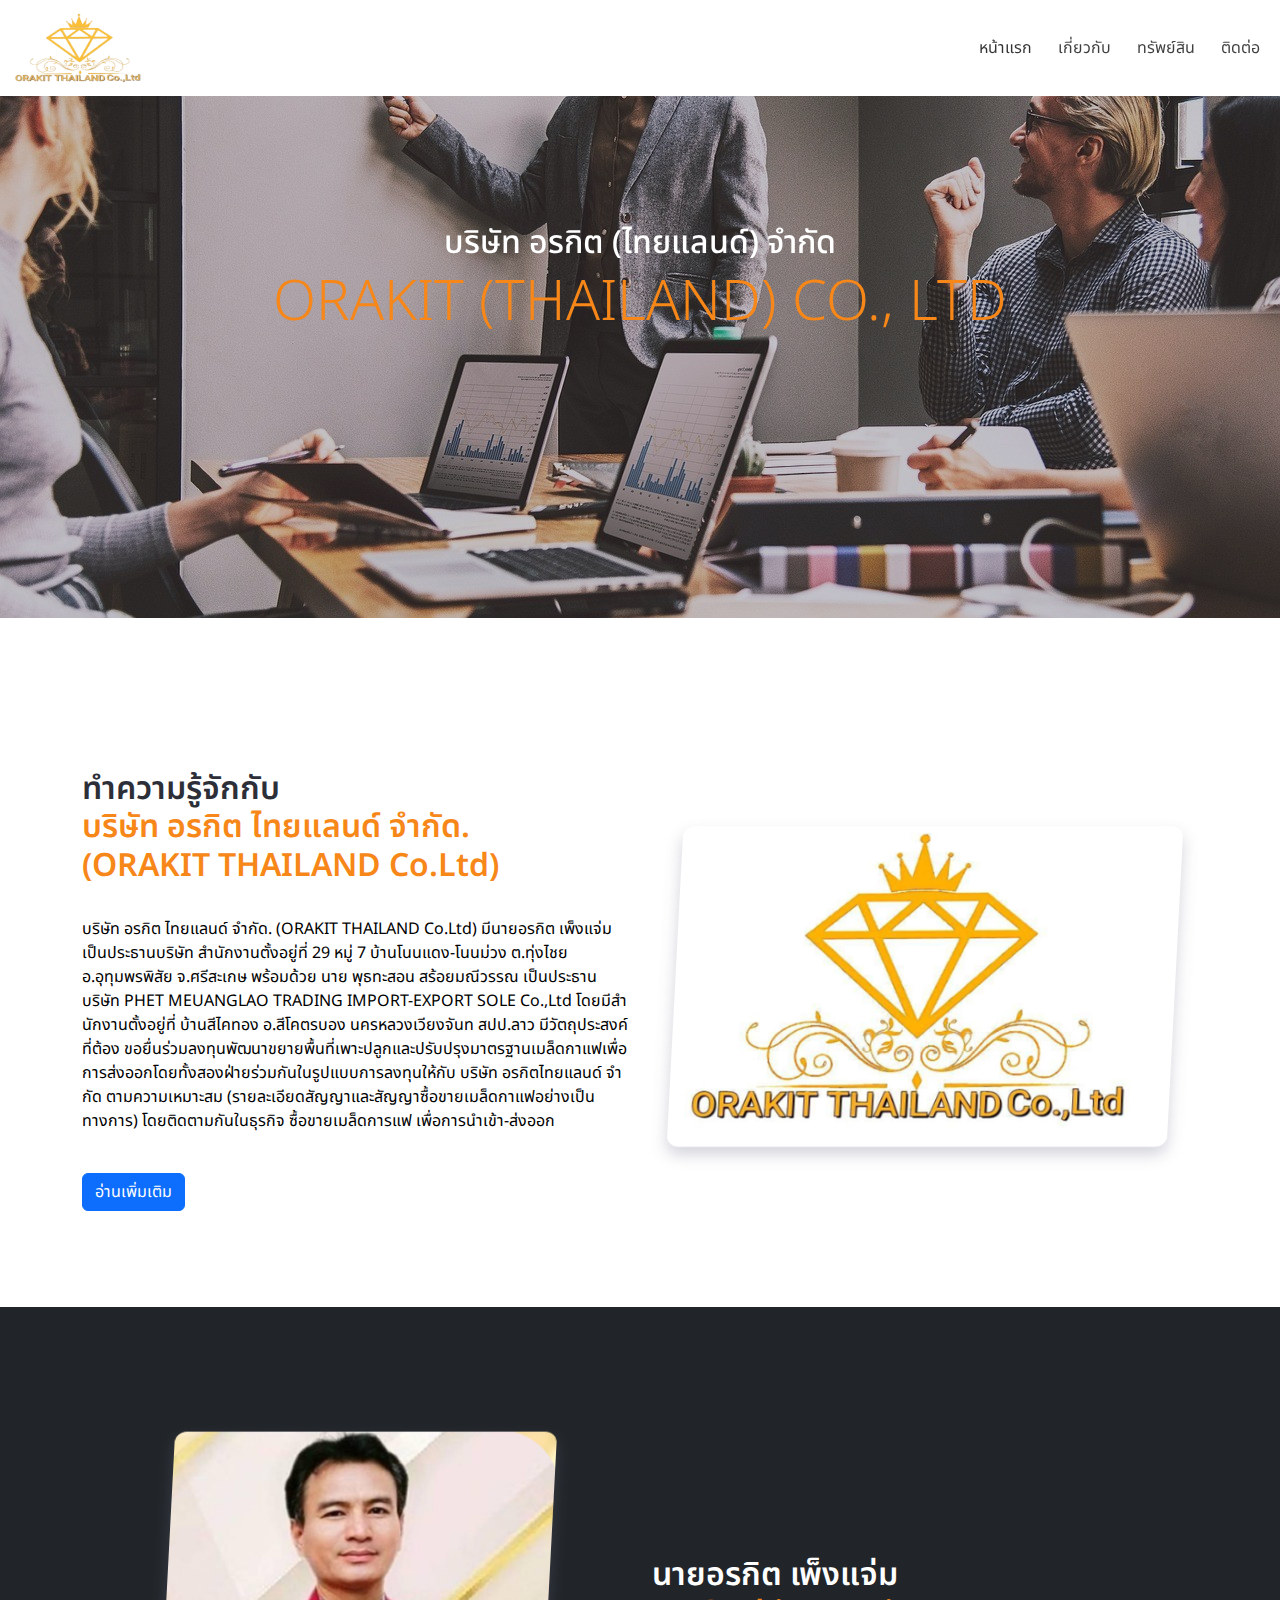
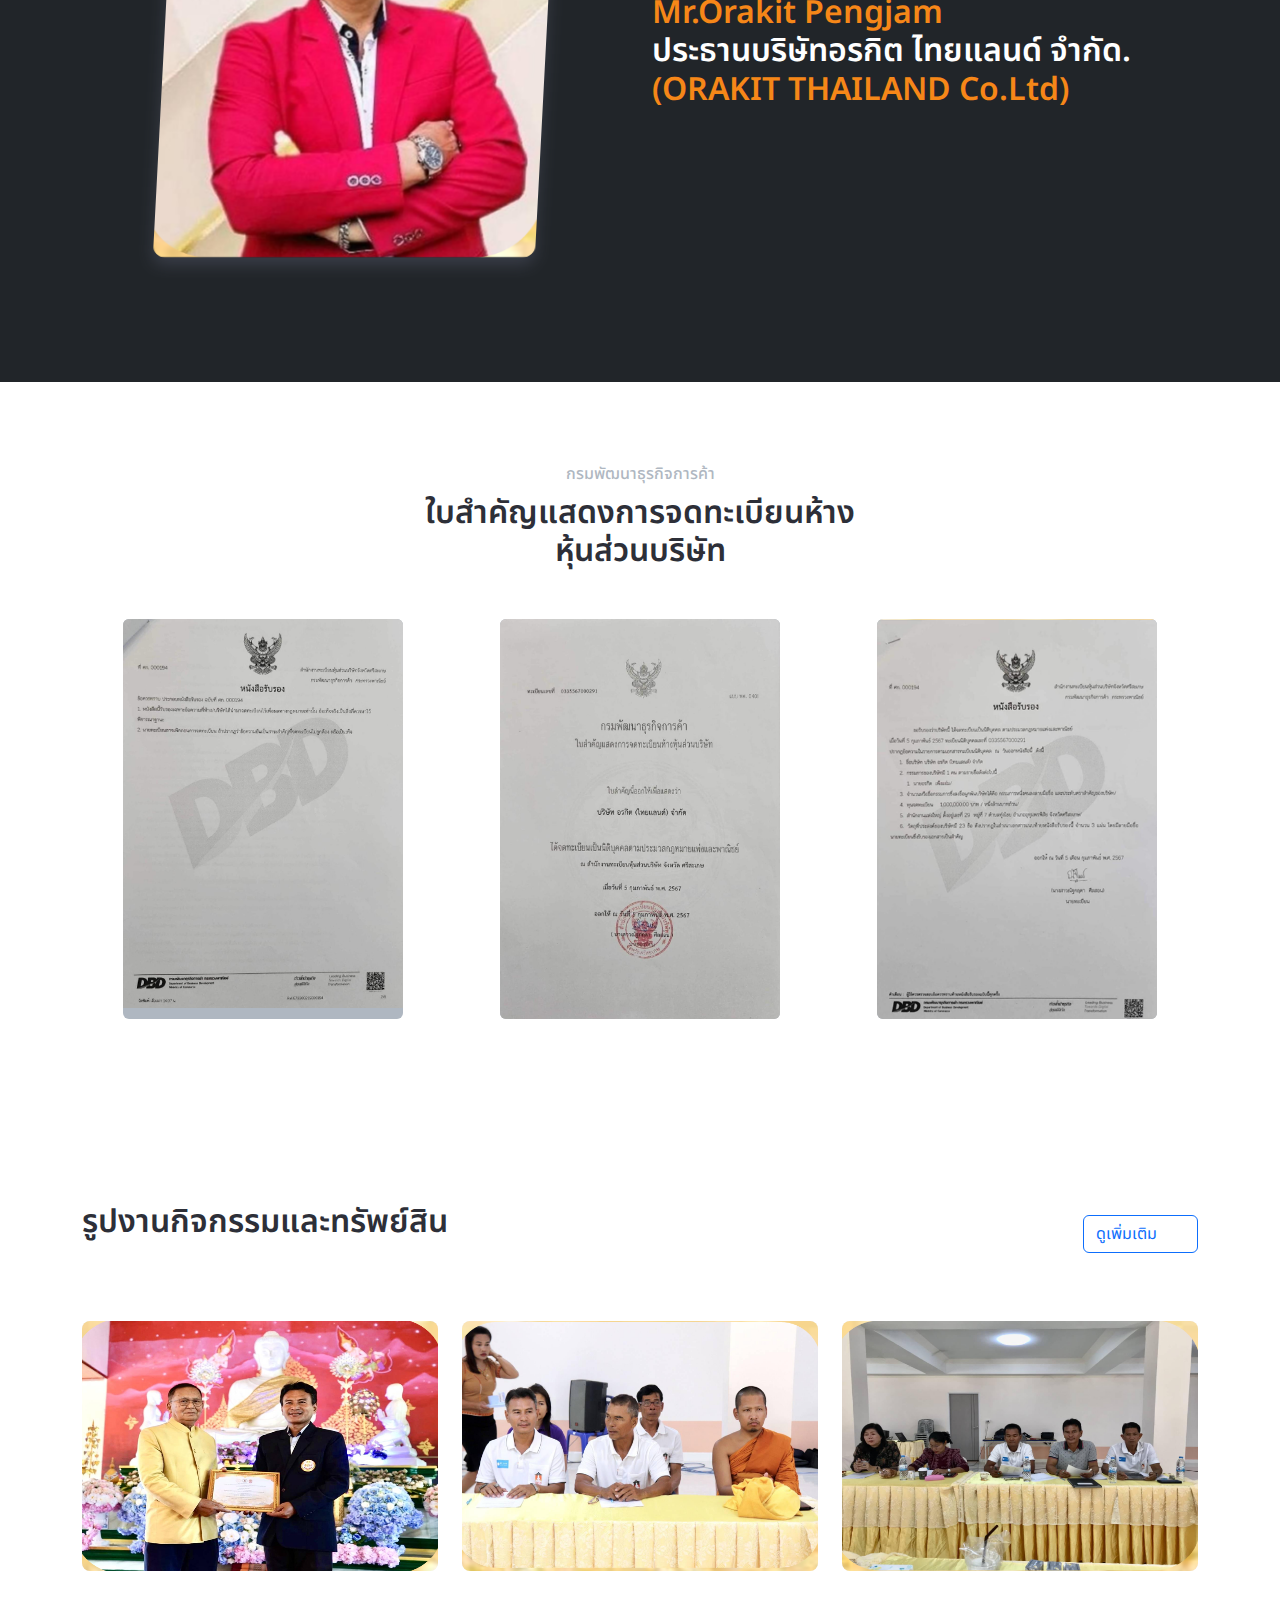
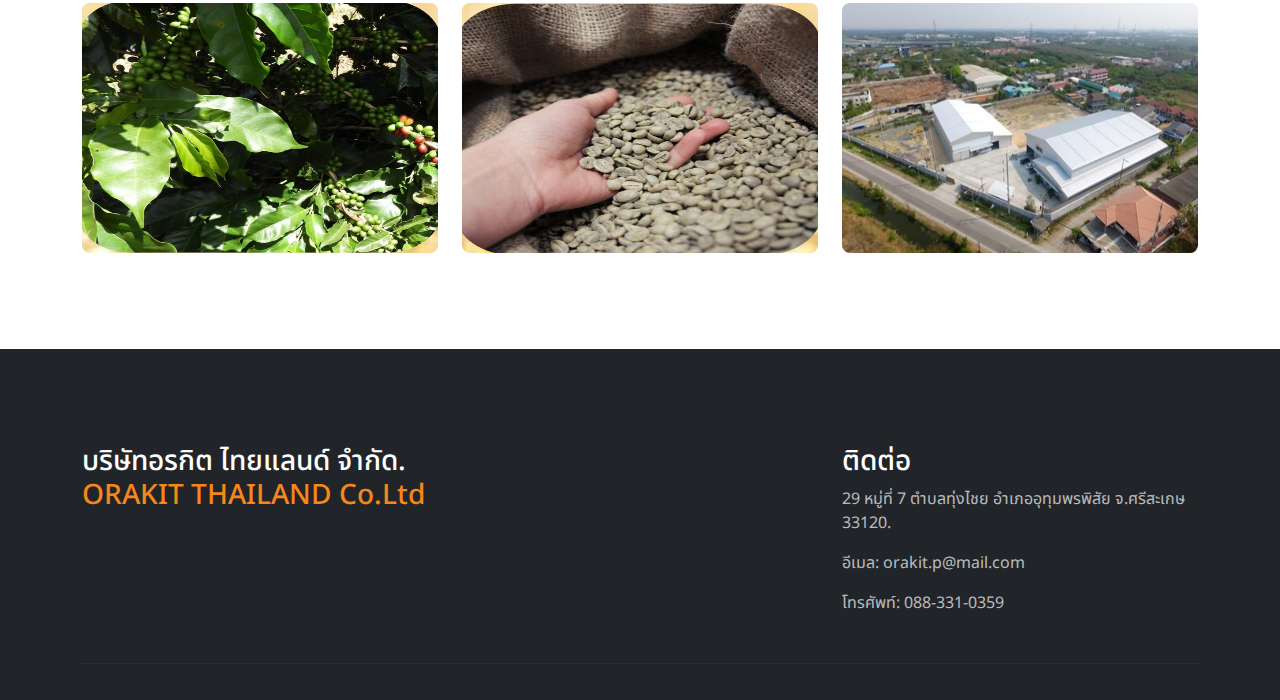
<file: index.html>
<!DOCTYPE html>
<html lang="en">

<head>
    <meta charset="UTF-8">
    <meta name="viewport" content="width=device-width, initial-scale=1.0">
    <meta http-equiv="X-UA-Compatible" content="IE=edge">
    <meta name="copyright" content="MACode ID, https://macodeid.com/">
    <link rel="stylesheet" href="assets/css/bootstrap.css">
    <link rel="stylesheet" href="assets/css/maicons.css">
    <link rel="stylesheet" href="assets/vendor/animate/animate.css">
    <link rel="stylesheet" href="assets/vendor/owl-carousel/css/owl.carousel.css">
    <link rel="stylesheet" href="assets/vendor/fancybox/css/jquery.fancybox.css">
    <link href="https://fonts.googleapis.com/css2?family=Noto+Sans+Thai&display=swap" rel="stylesheet">
    <link rel="stylesheet" href="assets/css/theme.css">
    <link rel="stylesheet" href="assets/css/welcome.css">
    <link href="https://cdn.jsdelivr.net/npm/bootstrap@5.3.3/dist/css/bootstrap.min.css" rel="stylesheet" integrity="sha384-QWTKZyjpPEjISv5WaRU9OFeRpok6YctnYmDr5pNlyT2bRjXh0JMhjY6hW+ALEwIH" crossorigin="anonymous">
</head>
<style>

</style>
<body>

    <!-- Back to top button -->
    <div class="back-to-top"></div>
    <nav class="navbar navbar-expand-lg sticky-top">
      <div class="container-fluid">
          <a href="index.html" class="navbar-brand">
              <img src="assets/img/Logoorakit.png" alt="Your Image" class="mr-2">
          </a>
          <button class="navbar-toggler" type="button" data-bs-toggle="collapse" data-bs-target="#navbarNavDropdown"
              aria-controls="navbarNavDropdown" aria-expanded="false" aria-label="Toggle navigation">
              <span class="navbar-toggler-icon"></span>
          </button>
          <div class="collapse navbar-collapse" id="navbarNavDropdown">
              <ul class="navbar-nav">
                  <li class="nav-item">
                      <a class="nav-link active" aria-current="page" href="index.html">หน้าแรก</a>
                  </li>
                  <li class="nav-item">
                      <a class="nav-link" href="about.html">เกี่ยวกับ</a>
                  </li>
                  <li class="nav-item">
                      <a class="nav-link" href="portfolio.html">ทรัพย์สิน</a>
                  </li>
                  <li class="nav-item">
                      <a class="nav-link" href="contact.html">ติดต่อ</a>
                  </li>
              </ul>
          </div>
      </div>
  </nav>


    <header>

        <div class="page-nnebar home-banner mb-5" >
            <div class="slider-wrapper">
                <div class="owl-carousel hero-carousel">
                    <div class="hero-carousel-item">
                        <img src="assets/img/team1.jpg"
                            alt="">
                        <div class="img-caption">
                            <div class="subhead"><h2>บริษัท อรกิต (ไทยแลนด์) จำกัด</h2></div>
                            <span class="fg-warning"><h1 class="mb-4">ORAKIT (THAILAND) CO., LTD</h1></span>
                        </div>
                    </div>
                </div>
            </div> <!-- .slider-wrapper -->
        </div> <!-- .page-banner -->
    </header>

    <main>

        <div class="page-section even-row ">
            <div class="container">
                <div class="row align-items-center">
                    <div class="col-lg-6 py-3">
                        <div class="subhead"></div>
                        <h2 class="title-section">ทำความรู้จักกับ <br><span class="fg-warning">บริษัท อรกิต ไทยแลนด์ จํากัด. <br>(ORAKIT
                            THAILAND Co.Ltd)</span>
                            </h2>

                        <p style=" color: #000000 "> บริษัท อรกิต ไทยแลนด์ จํากัด. (ORAKIT
                            THAILAND Co.Ltd) มีนายอรกิต เพ็งแจ่มเป็นประธานบริษัท สํานักงานตั้งอยู่ที่ 29 หมู่ 7 บ้านโนนแดง-โนนม่วง ต.ทุ่งไชย อ.อุทุมพรพิสัย จ.ศรีสะเกษ
                            พร้อมด้วย นาย พุธทะสอน สร้อยมณีวรรณ เป็นประธานบริษัท PHET MEUANGLAO TRADING
                            IMPORT-EXPORT SOLE Co.,Ltd โดยมีสํานักงานตั้งอยู่ที่ บ้านสีไคทอง อ.สีโคตรบอง นครหลวงเวียงจันท สปป.ลาว มีวัตถุประสงค์ที่ต้อง
                             ขอยื่นร่วมลงทุนพัฒนาขยายพื้นที่เพาะปลูกและปรับปรุงมาตรฐานเมล็ดกาแฟเพื่อการส่งออกโดยทั้งสองฝ่ายร่วมกันในรูปแบบการลงทุนให้กับ
                             บริษัท อรกิตไทยแลนด์ จํากัด ตามความเหมาะสม (รายละเอียดสัญญาและสัญญาซื้อขายเมล็ดกาแฟอย่างเป็นทางการ) โดยติดตามกันในธุรกิจ
                             ซื้อขายเมล็ดการแฟ เพื่อการนําเข้า-ส่งออก</p>

                        <a href="about.html" class="btn btn-primary mt-4">อ่านเพิ่มเติม</a>
                    </div>
                    <div class="col-lg-6 py-3">
                        <div class="about-img">
                            <img src="assets/img/Logo.png" alt="">
                        </div>
                    </div>
                </div>
            </div>
        </div> <!-- .page-section -->
        <div class="page-section odd-row bg-dark">
            <div class="container">
                <div class="row align-items-center">
                    <div class="col-lg-6 py-3 order-lg-2">
                        <div class="subhead"></div>
                        <h2 class="title-section fg-white" style="white-space: nowrap;">นายอรกิต เพ็งแจ่ม <br>
                            <span class="fg-warning">Mr.Orakit Pengjam</span>
                            <br>ประธานบริษัทอรกิต ไทยแลนด์ จํากัด. <br>
                            <span class="fg-warning">(ORAKIT THAILAND Co.Ltd)</span></h2>
                    </div>

                    <div class="col-lg-6 py-3 order-lg-1">
                        <div class="ceo-img">
                            <img src="assets/img/ceo.png" alt="" class="img-fluid">
                        </div>
                    </div>

                </div>
            </div>
        </div> <!-- .page-section -->


        <div class="page-section even-row">
            <div class="container">
                <div class="text-center">
                    <div class="subhead">กรมพัฒนาธุรกิจการค้า</div>
                    <h2 class="title-section">ใบสำคัญแสดงการจดทะเบียนห้างหุ้นส่วนบริษัท</h2>
                </div>

                <div class="owl-carousel team-carousel mt-5">
                    <div class="team-wrap">
                        <div class="team-profile">
                            <img src="assets/img/teams/oara3.png" alt="">
                        </div>
                    </div>
                    <div class="team-wrap">
                        <div class="team-profile">
                            <img src="assets/img/teams/oara2.png" alt="">
                        </div>
                    </div>
                    <div class="team-wrap">
                        <div class="team-profile">
                            <img src="assets/img/teams/oara1.png" alt="">
                        </div>

                    </div>

                </div>

            </div> <!-- .container -->
        </div> <!-- .page-section -->

        <div class="page-section even-row">
            <div class="container">
                <div class="row align-items-center">
                    <div class="col-md-6 py-3">
                        <div class="subhead"></div>
                        <h2 class="title-section">รูปงานกิจกรรมและทรัพย์สิน</h2>
                    </div>
                    <div class="col-md-6 py-3 text-md-right">
                        <a href="portfolio.html" class="btn btn-outline-primary">ดูเพิ่มเติม <span
                                class="mai-arrow-forward ml-2"></span></a>
                    </div>
                </div>

                <div class="row mt-3">
                    <div class="col-lg-4 py-3">
                        <div class="portfolio">
                            <a href="assets/img/portfolio/work3.png" data-fancybox="portfolio">
                                <img src="assets/img/portfolio/work3.png" alt="">
                            </a>
                        </div>
                    </div>
                    <div class="col-lg-4 py-3">
                        <div class="portfolio">
                            <a href="assets/img/portfolio/work5.png" data-fancybox="portfolio">
                                <img src="assets/img/portfolio/work5.png" alt="">
                            </a>
                        </div>
                    </div>
                    <div class="col-lg-4 py-3">
                        <div class="portfolio">
                            <a href="assets/img/portfolio/work4.png" data-fancybox="portfolio">
                                <img src="assets/img/portfolio/work4.png" alt="">
                            </a>
                        </div>
                    </div>
                    <div class="col-lg-4 py-3">
                        <div class="portfolio">
                            <a href="assets/img/portfolio/work1.png" data-fancybox="portfolio">
                                <img src="assets/img/portfolio/work1.png" alt="">
                            </a>
                        </div>
                    </div>
                    <div class="col-lg-4 py-3">
                        <div class="portfolio">
                            <a href="assets/img/portfolio/work2.png" data-fancybox="portfolio">
                                <img src="assets/img/portfolio/work2.png" alt="">
                            </a>
                        </div>
                    </div>
                    <div class="col-lg-4 py-3">
                        <div class="portfolio">
                            <a href="assets/img/construct1.png" data-fancybox="portfolio">
                                <img src="assets/img/construct1.png" alt="">
                            </a>
                        </div>
                    </div>
                </div>
            </div> <!-- .container -->
        </div> <!-- .page-section -->

        <!-- Testimonials -->

    </main>

    <footer class="page-footer bg-dark" >
        <div class="container">
            <div class="row">
                <div class="col-lg-8 py-3">
                    <h3>บริษัทอรกิต ไทยแลนด์ จํากัด. <br>
                        <span class="fg-warning">ORAKIT THAILAND Co.Ltd</span></h2>
                    </div>
                <div class="col-lg-4 py-3">
                    <h3>ติดต่อ</h3>
                    <p>29 หมู่ที่ 7 ตำบลทุ่งไชย อำเภออุทุมพรพิสัย จ.ศรีสะเกษ 33120.</p>
                    <p>อีเมล: orakit.p@mail.com</p>
                    <p>โทรศัพท์: 088-331-0359</p>
                </div>

            </div>

            <hr>
        </div>
    </footer>

    <script src="assets/js/jquery-3.5.1.min.js"></script>
    <script src="assets/js/bootstrap.bundle.min.js"></script>
    <script src="assets/vendor/owl-carousel/js/owl.carousel.min.js"></script>
    <script src="assets/vendor/wow/wow.min.js"></script>
    <script src="assets/vendor/fancybox/js/jquery.fancybox.min.js"></script>
    <script src="assets/vendor/isotope/isotope.pkgd.min.js"></script>
    <script src="assets/js/google-maps.js"></script>
    <script src="assets/js/theme.js"></script>
    <script src="https://cdn.jsdelivr.net/npm/bootstrap@5.3.3/dist/js/bootstrap.bundle.min.js" integrity="sha384-YvpcrYf0tY3lHB60NNkmXc5s9fDVZLESaAA55NDzOxhy9GkcIdslK1eN7N6jIeHz" crossorigin="anonymous"></script>
</body>
    <!-- <script async defer
        src="https://maps.googleapis.com/maps/api/js?key=AIzaSyAIA_zqjFMsJM_sxP9-6Pde5vVCTyJmUHM&callback=initMap"></script> -->

</body>
</html>
</file>
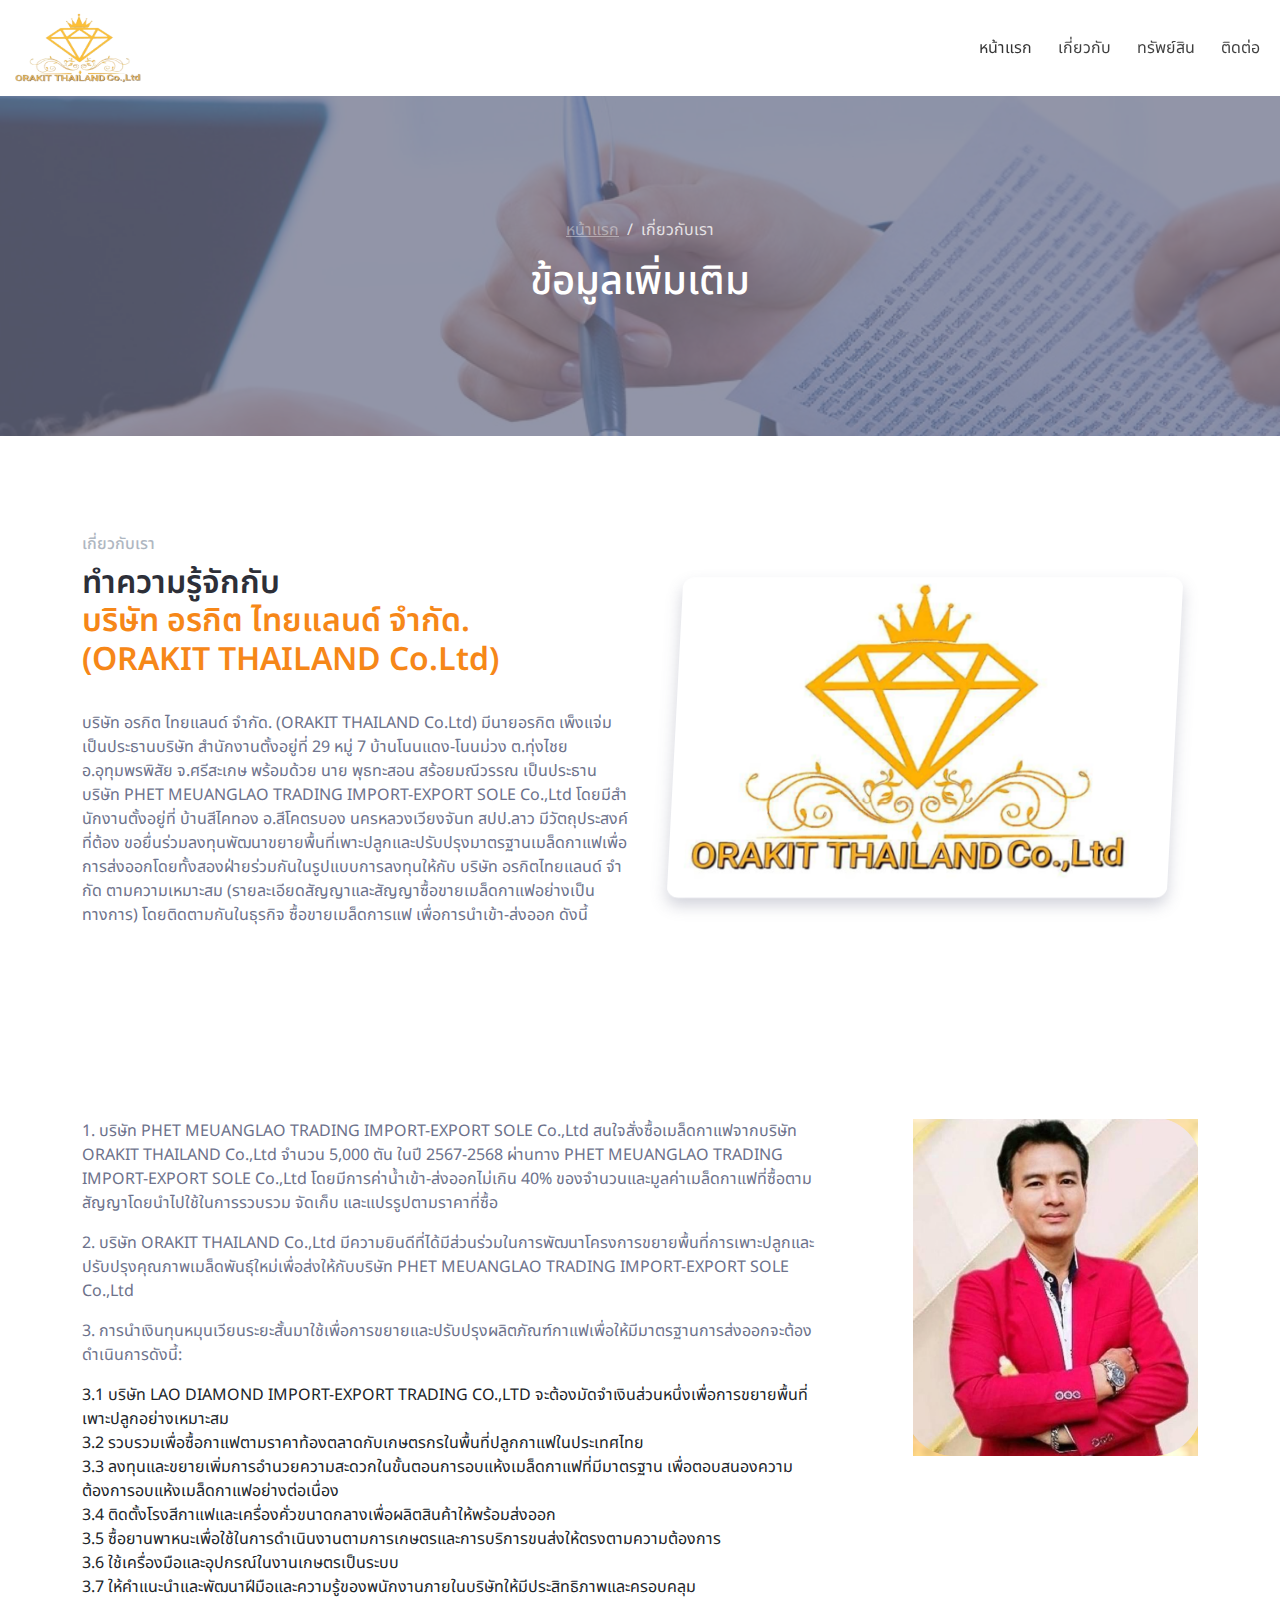
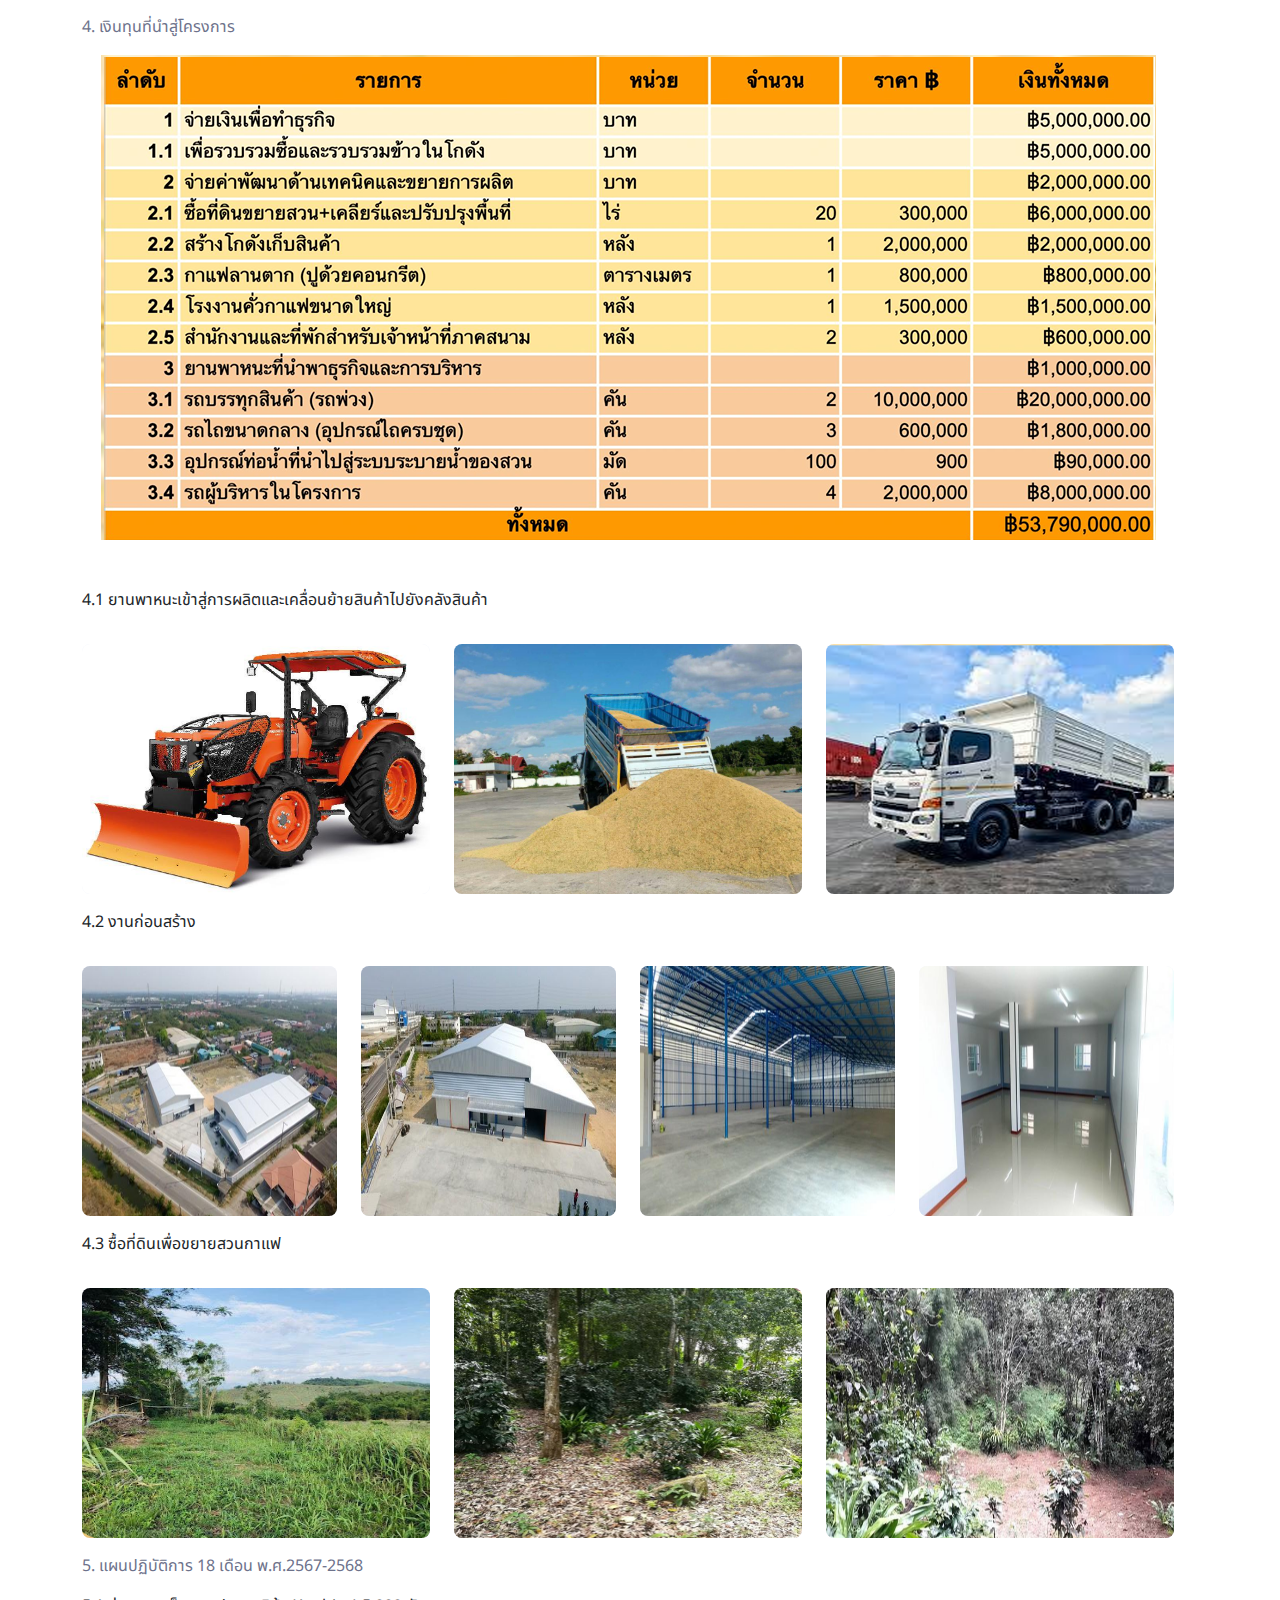
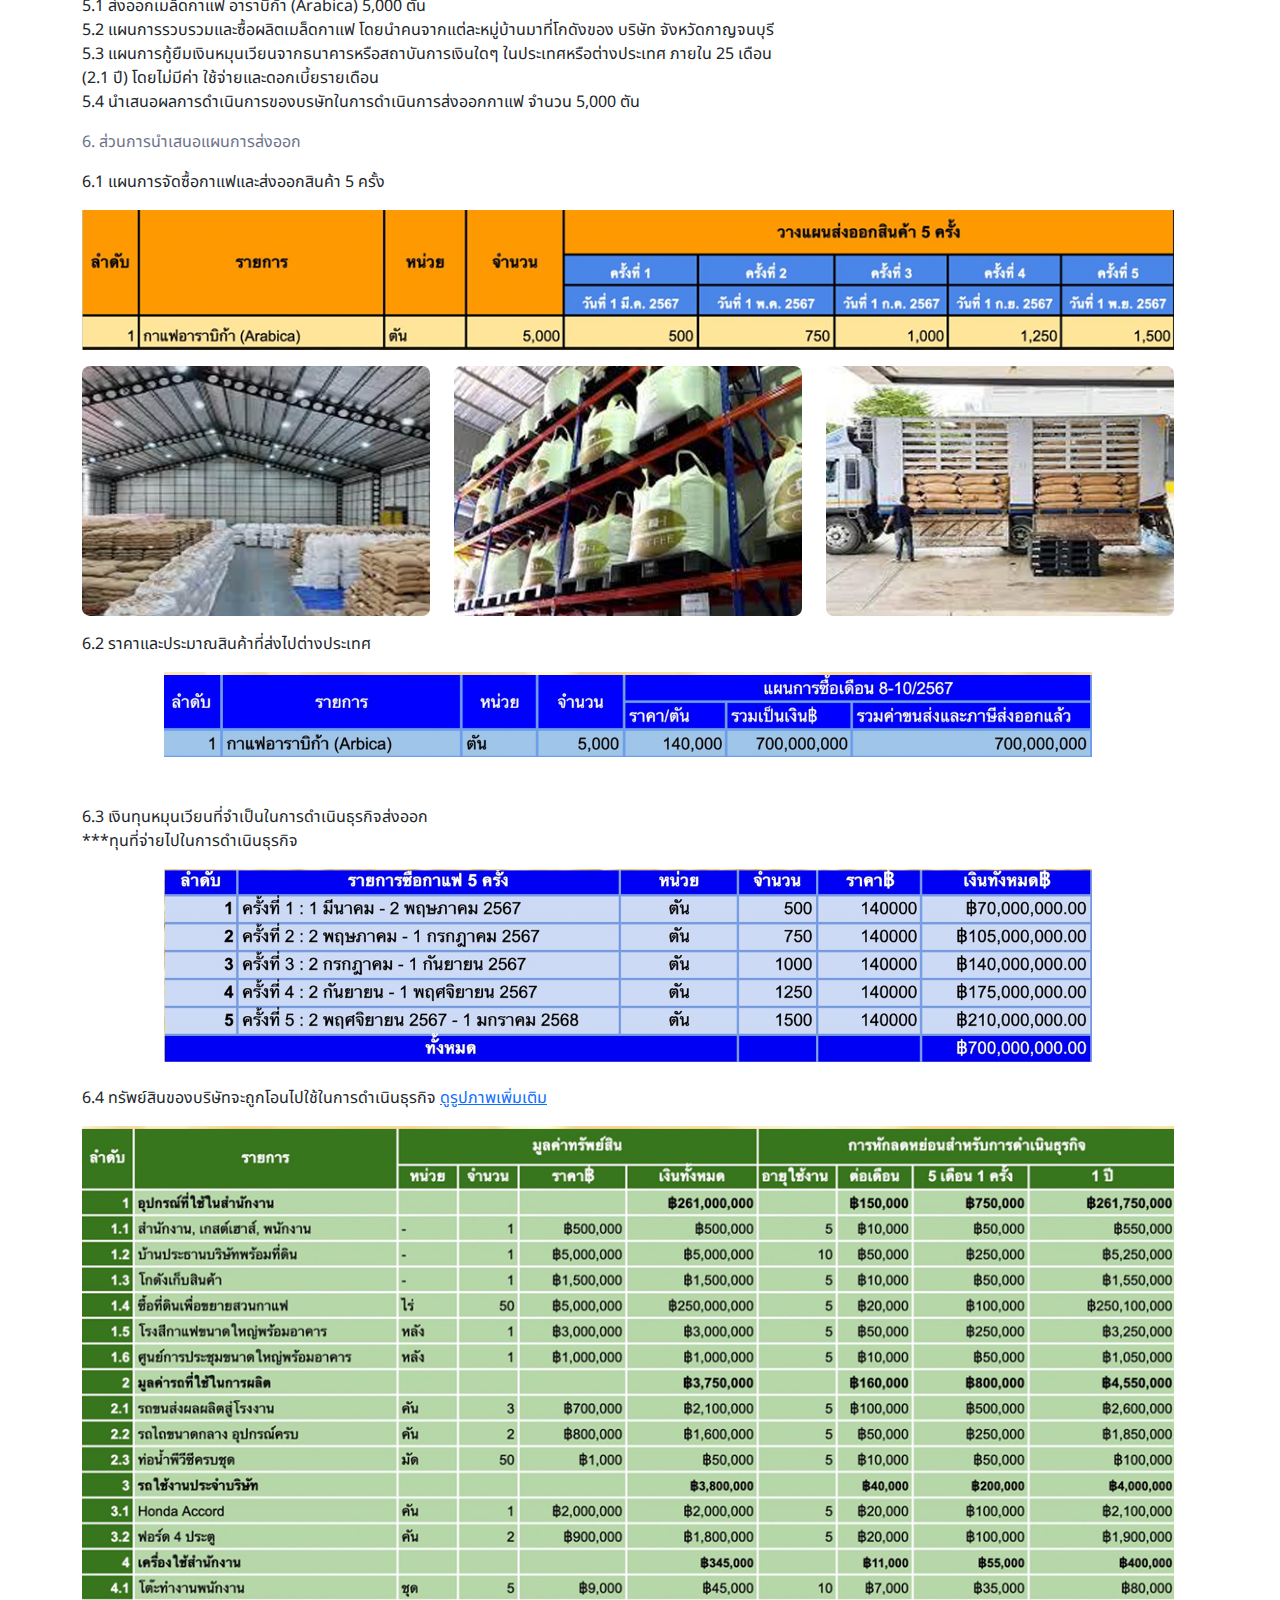
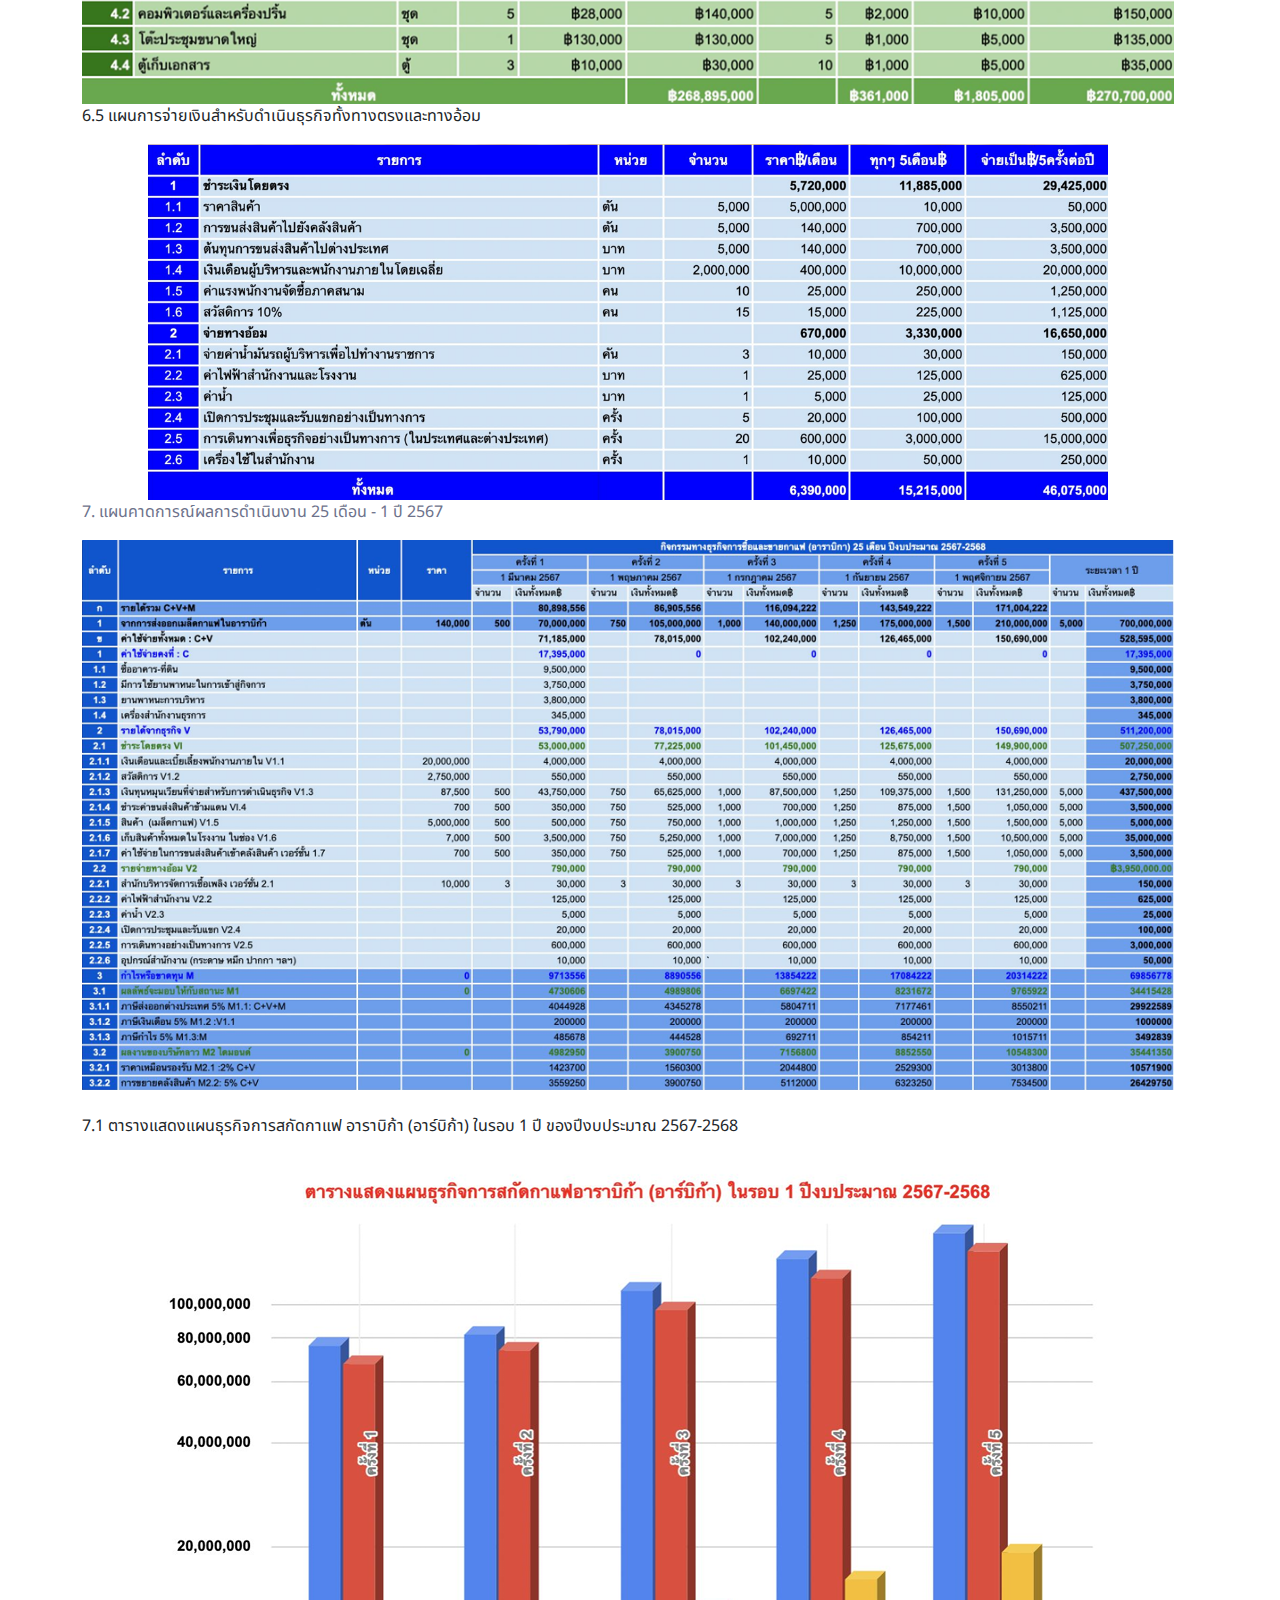
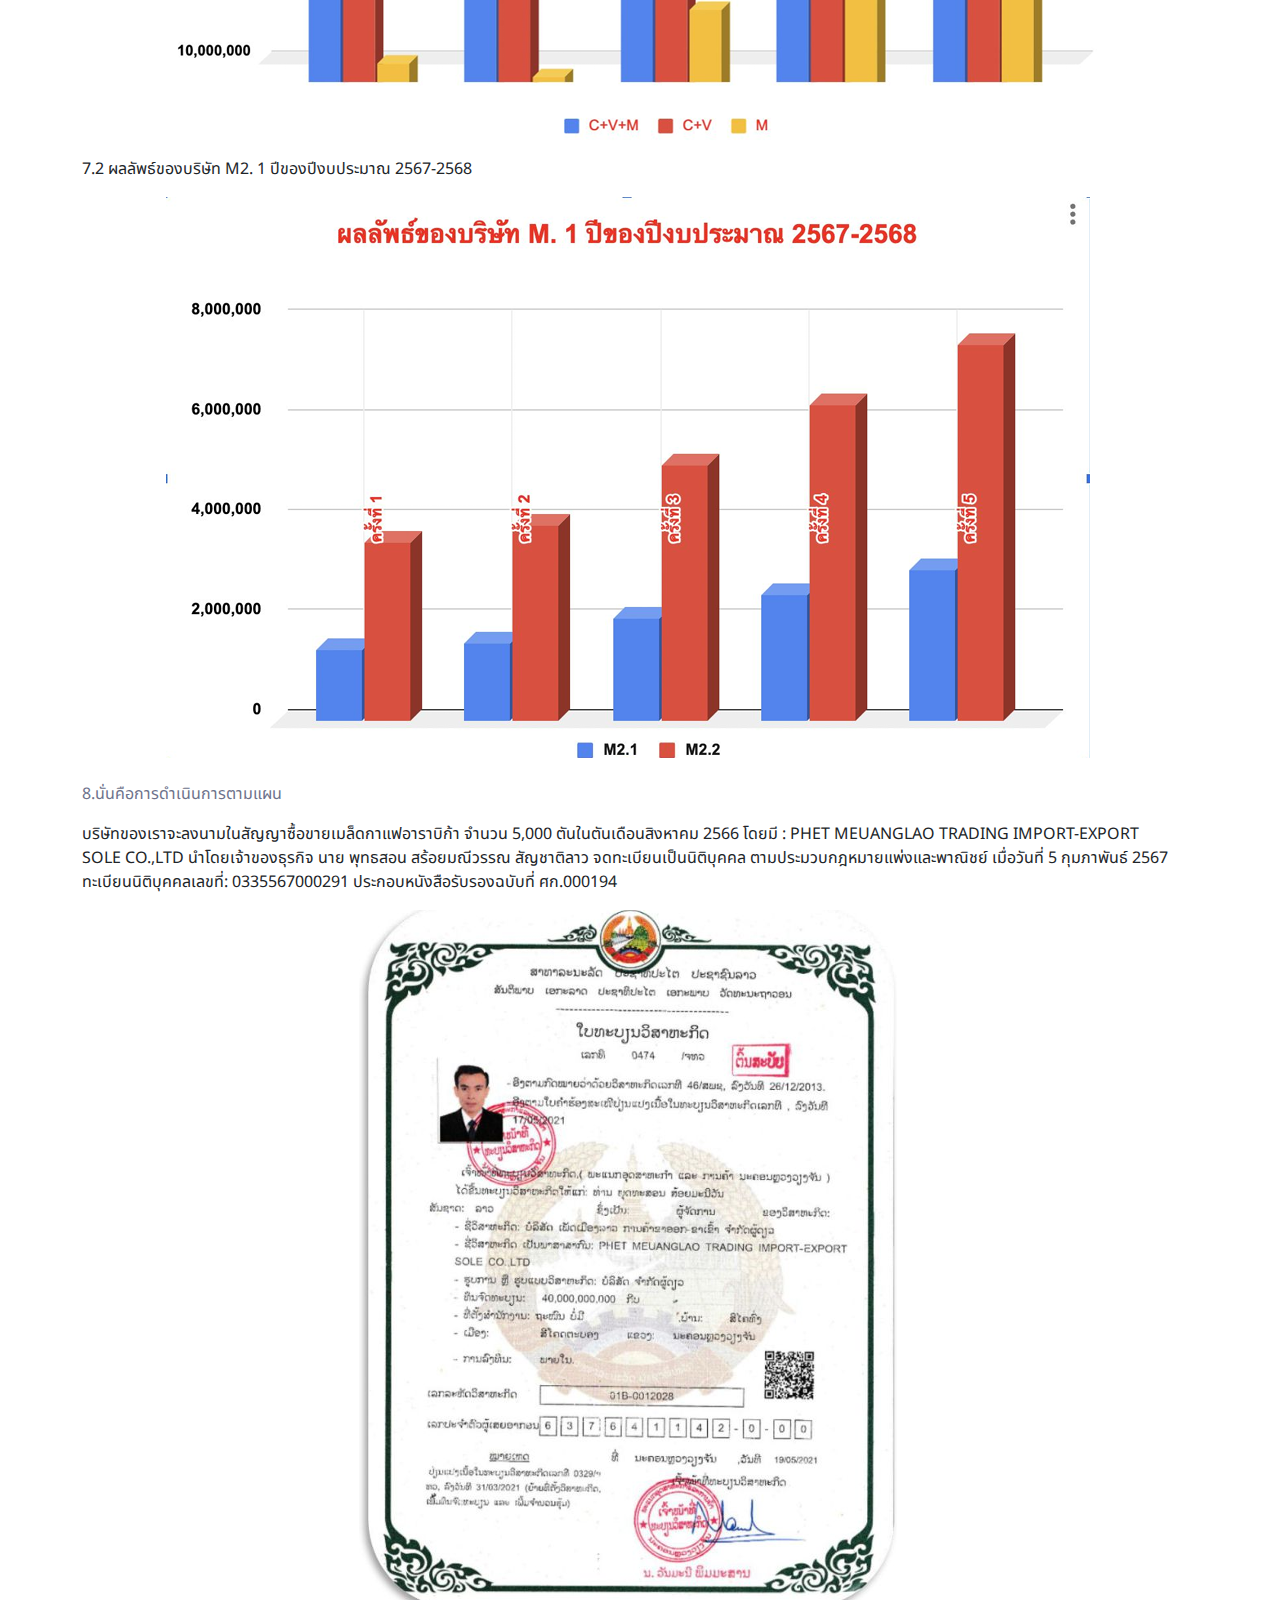
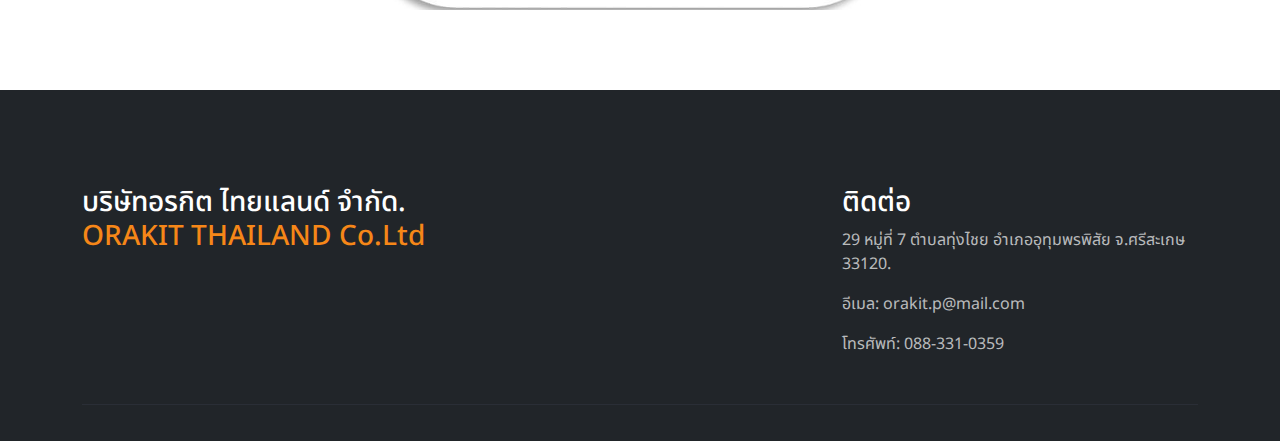
<file: about.html>
<!DOCTYPE html>
<html lang="en">

<head>
    <meta charset="UTF-8">
    <meta name="viewport" content="width=device-width, initial-scale=1.0">
    <meta http-equiv="X-UA-Compatible" content="IE=edge">
    <meta name="copyright" content="MACode ID, https://macodeid.com/">
    <title>About</title>
    <link rel="stylesheet" href="assets/css/bootstrap.css">
    <link rel="stylesheet" href="assets/css/maicons.css">
    <link rel="stylesheet" href="assets/vendor/animate/animate.css">
    <link rel="stylesheet" href="assets/vendor/owl-carousel/css/owl.carousel.css">
    <link rel="stylesheet" href="assets/vendor/fancybox/css/jquery.fancybox.css">
    <link rel="stylesheet" href="assets/css/theme.css">
    <link rel="stylesheet" href="assets/css/about.css">
    <link href="https://fonts.googleapis.com/css2?family=Noto+Sans+Thai&display=swap" rel="stylesheet">
    <link href="https://cdn.jsdelivr.net/npm/bootstrap@5.3.3/dist/css/bootstrap.min.css" rel="stylesheet" integrity="sha384-QWTKZyjpPEjISv5WaRU9OFeRpok6YctnYmDr5pNlyT2bRjXh0JMhjY6hW+ALEwIH" crossorigin="anonymous">

</head>

    <body>
      <nav class="navbar navbar-expand-lg sticky-top">
        <div class="container-fluid">
            <a href="index.html" class="navbar-brand">
                <img src="assets/img/Logoorakit.png" alt="Your Image" class="mr-2">
            </a>
            <button class="navbar-toggler" type="button" data-bs-toggle="collapse" data-bs-target="#navbarNavDropdown"
                aria-controls="navbarNavDropdown" aria-expanded="false" aria-label="Toggle navigation">
                <span class="navbar-toggler-icon"></span>
            </button>
            <div class="collapse navbar-collapse" id="navbarNavDropdown">
                <ul class="navbar-nav">
                    <li class="nav-item">
                        <a class="nav-link active" aria-current="page" href="index.html">หน้าแรก</a>
                    </li>
                    <li class="nav-item">
                        <a class="nav-link" href="about.html">เกี่ยวกับ</a>
                    </li>
                    <li class="nav-item">
                        <a class="nav-link" href="portfolio.html">ทรัพย์สิน</a>
                    </li>
                    <li class="nav-item">
                        <a class="nav-link" href="contact.html">ติดต่อ</a>
                    </li>
                </ul>
            </div>
        </div>
    </nav>
        <!-- Back to top button -->
        <div class="back-to-top"></div>

        <header>

            <div class="page-banner bg-img bg-img-parallax overlay-dark"
                style="background-image: url(assets/img/abouts.jpg);">
                <div class="container h-100">
                    <div class="row justify-content-center align-items-center h-100">
                        <div class="col-lg-8">
                            <nav aria-label="breadcrumb">
                                <ol class="breadcrumb breadcrumb-dark bg-transparent justify-content-center py-0">
                                    <li class="breadcrumb-item"><a href="index.html">หน้าแรก</a></li>
                                    <li class="breadcrumb-item active" aria-current="page">เกี่ยวกับเรา</li>
                                </ol>
                            </nav>
                            <h1 class="fg-white text-center">ข้อมูลเพิ่มเติม</h1>
                        </div>
                    </div>
                </div>
            </div> <!-- .page-banner -->
        </header>

        <main>
            <div class="page-section even-row ">
                <div class="container">
                    <div class="row align-items-center">
                        <div class="col-lg-6 py-3">
                            <div class="subhead">เกี่ยวกับเรา</div>
                            <h2 class="title-section">ทำความรู้จักกับ <br><span class="fg-warning">บริษัท อรกิต ไทยแลนด์
                                    จํากัด. <br>
                                    (ORAKIT
                                    THAILAND Co.Ltd)</span>
                            </h2>

                            <p> บริษัท อรกิต ไทยแลนด์ จํากัด. (ORAKIT
                                THAILAND Co.Ltd) มีนายอรกิต เพ็งแจ่มเป็นประธานบริษัท สํานักงานตั้งอยู่ที่ 29 หมู่ 7
                                บ้านโนนแดง-โนนม่วง ต.ทุ่งไชย อ.อุทุมพรพิสัย จ.ศรีสะเกษ
                                พร้อมด้วย นาย พุธทะสอน สร้อยมณีวรรณ เป็นประธานบริษัท PHET MEUANGLAO TRADING
                                IMPORT-EXPORT SOLE Co.,Ltd โดยมีสํานักงานตั้งอยู่ที่ บ้านสีไคทอง อ.สีโคตรบอง
                                นครหลวงเวียงจันท สปป.ลาว มีวัตถุประสงค์ที่ต้อง
                                ขอยื่นร่วมลงทุนพัฒนาขยายพื้นที่เพาะปลูกและปรับปรุงมาตรฐานเมล็ดกาแฟเพื่อการส่งออกโดยทั้งสองฝ่ายร่วมกันในรูปแบบการลงทุนให้กับ
                                บริษัท อรกิตไทยแลนด์ จํากัด ตามความเหมาะสม
                                (รายละเอียดสัญญาและสัญญาซื้อขายเมล็ดกาแฟอย่างเป็นทางการ) โดยติดตามกันในธุรกิจ
                                ซื้อขายเมล็ดการแฟ เพื่อการนําเข้า-ส่งออก ดังนี้
                            </p>

                        </div>
                        <div class="col-lg-6 py-3">
                            <div class="about-img">
                                <img src="assets/img/Logo.png" alt="">
                            </div>
                        </div>
                    </div>
                </div>
            </div> <!-- .page-section -->
            <div class="page-section odd-row ">
                <div class="container">
                    <div class="row">
                        <div class="col-lg-8">
                            <div class="text-left">
                                <p>1. บริษัท PHET MEUANGLAO TRADING IMPORT-EXPORT SOLE Co.,Ltd
                                    สนใจสั่งซื้อเมล็ดกาแฟจากบริษัท ORAKIT THAILAND Co.,Ltd จำนวน 5,000 ตัน ในปี 2567-2568
                                    ผ่านทาง PHET MEUANGLAO TRADING IMPORT-EXPORT SOLE Co.,Ltd
                                    โดยมีการค่าน้ำเข้า-ส่งออกไม่เกิน 40%
                                    ของจำนวนและมูลค่าเมล็ดกาแฟที่ซื้อตามสัญญาโดยนำไปใช้ในการรวบรวม จัดเก็บ
                                    และแปรรูปตามราคาที่ซื้อ</p>
                                <p>2. บริษัท ORAKIT THAILAND Co.,Ltd
                                    มีความยินดีที่ได้มีส่วนร่วมในการพัฒนาโครงการขยายพื้นที่การเพาะปลูกและปรับปรุงคุณภาพเมล็ดพันธุ์ใหม่เพื่อส่งให้กับบริษัท
                                    PHET MEUANGLAO TRADING IMPORT-EXPORT SOLE Co.,Ltd</p>
                                <p>3.
                                    การนำเงินทุนหมุนเวียนระยะสั้นมาใช้เพื่อการขยายและปรับปรุงผลิตภัณฑ์กาแฟเพื่อให้มีมาตรฐานการส่งออกจะต้องดำเนินการดังนี้:
                                </p>
                                <ul class="ul-left">
                                    <li>3.1 บริษัท LAO DIAMOND IMPORT-EXPORT TRADING CO.,LTD
                                        จะต้องมัดจำเงินส่วนหนึ่งเพื่อการขยายพื้นที่เพาะปลูกอย่างเหมาะสม</li>
                                    <li>3.2 รวบรวมเพื่อซื้อกาแฟตามราคาท้องตลาดกับเกษตรกรในพื้นที่ปลูกกาแฟในประเทศไทย</li>
                                    <li>3.3 ลงทุนและขยายเพิ่มการอำนวยความสะดวกในขั้นตอนการอบแห้งเมล็ดกาแฟที่มีมาตรฐาน
                                        เพื่อตอบสนองความต้องการอบแห้งเมล็ดกาแฟอย่างต่อเนื่อง</li>
                                    <li>3.4 ติดตั้งโรงสีกาแฟและเครื่องคั่วขนาดกลางเพื่อผลิตสินค้าให้พร้อมส่งออก</li>
                                    <li>3.5
                                        ซื้อยานพาหนะเพื่อใช้ในการดำเนินงานตามการเกษตรและการบริการขนส่งให้ตรงตามความต้องการ
                                    </li>
                                    <li>3.6 ใช้เครื่องมือและอุปกรณ์ในงานเกษตรเป็นระบบ</li>
                                    <li>3.7
                                        ให้คำแนะนำและพัฒนาฝีมือและความรู้ของพนักงานภายในบริษัทให้มีประสิทธิภาพและครอบคลุม
                                    </li>
                                </ul>
                            </div>
                        </div>
                        <div class="col-lg-4 text-center">
                            <img src="assets/img/ceo.png" alt="Your Image" class="img-right">

                        </div>
                        <div class="row">
                            <div class="col-lg-12">
                                <div class="text-left">
                                    <p>4. เงินทุนที่นำสู่โครงการ</p>
                                </div>
                            </div>
                        </div>
                        <div class="row">
                            <div class="col-lg-12 text-center">
                                <img src="assets/img/table1.png" alt="รูปภาพ" class="img-fluid">
                            </div>
                        </div>
                        <span></span>
                        <br><span></span><br>
                        <div class="row">
                            <div class="col-lg-12">
                                <div class="text-left">
                                    <ul class="ul-left">
                                        <li>4.1 ยานพาหนะเข้าสู่การผลิตและเคลื่อนย้ายสินค้าไปยังคลังสินค้า
                                        </li>
                                    </ul>
                                </div>
                            </div>
                        </div>
                        <div class="row d-flex justify-content-center align-items-center">
                            <div class="col-lg-4 py-3">
                                <div class="portfolio">
                                    <a href="assets/img/car2.png" data-fancybox="portfolio">
                                        <img src="assets/img/car2.png" alt="" style="width: 100%; height: 250px";>
                                    </a>
                                </div>
                            </div>
                            <div class="col-lg-4 py-3">
                                <div class="portfolio">
                                    <a href="assets/img/car1.png" data-fancybox="portfolio">
                                        <img src="assets/img/car1.png" alt="" style="width: 100%; height: 250px";>
                                    </a>
                                </div>
                            </div>
                            <div class="col-lg-4 py-3">
                                <div class="portfolio">
                                    <a href="assets/img/car3.png" data-fancybox="portfolio">
                                        <img src="assets/img/car3.png" alt="" style="width: 100%; height: 250px";>
                                    </a>
                                </div>
                            </div>
                          
                        </div>
                        <br>
                        <div class="row">
                            <div class="col-lg-12">
                                <ul class="ul-left">
                                    <li>4.2 งานก่อนสร้าง
                                    </li>
                                </ul>
                            </div>
                        </div>
                        <div class="row d-flex justify-content-center align-items-center">
                            <div class="col-lg-3 py-3">
                                <div class="portfolio">
                                    <a href="assets/img/construct1.png" data-fancybox="portfolio">
                                        <img src="assets/img/construct1.png" alt=""
                                            style="width: 100%; height: 250px";>
                                    </a>
                                </div>
                            </div>
                            <div class="col-lg-3 py-3">
                                <div class="portfolio">
                                    <a href="assets/img/construct2.png" data-fancybox="portfolio">
                                        <img src="assets/img/construct2.png" alt=""
                                            style="width: 100%; height: 250px";>
                                    </a>
                                </div>
                            </div>
                            <div class="col-lg-3 py-3">
                                <div class="portfolio">
                                    <a href="assets/img/construct3.png" data-fancybox="portfolio">
                                        <img src="assets/img/construct3.png" alt=""
                                            style="width: 100%; height: 250px";>
                                    </a>
                                </div>
                            </div>
                            <div class="col-lg-3 py-3">
                                <div class="portfolio">
                                    <a href="assets/img/construct4.png" data-fancybox="portfolio">
                                        <img src="assets/img/construct4.png" alt=""
                                            style="width: 100%; height: 250px";>
                                    </a>
                                </div>
                            </div>
                          
                        </div><br>
                        <div class="row">
                            <div class="col-lg-12">
                                <div class="text-left">
                                    <ul class="ul-left">
                                        <li>4.3 ซื้อที่ดินเพื่อขยายสวนกาแฟ
                                        </li>
                                    </ul>
                                </div>
                            </div>
                        </div>
                        <div class="row d-flex justify-content-center align-items-center">
                            <div class="col-lg-4 py-3">
                                <div class="portfolio">
                                    <a href="assets/img/suan1.png" data-fancybox="portfolio">
                                        <img src="assets/img/suan1.png" alt=""
                                            style="width: 100%; height: 250px";>
                                    </a>
                                </div>
                            </div>
                            <div class="col-lg-4 py-3">
                                <div class="portfolio">
                                    <a href="assets/img/suan2.png" data-fancybox="portfolio">
                                        <img src="assets/img/suan2.png" alt=""
                                            style="width: 100%; height: 250px";>
                                    </a>
                                </div>
                            </div>
                            <div class="col-lg-4 py-3">
                                <div class="portfolio">
                                    <a href="assets/img/suan3.png" data-fancybox="portfolio">
                                        <img src="assets/img/suan3.png" alt=""
                                            style="width: 100%; height: 250px";>
                                    </a>
                                </div>
                            </div>
                        </div>
                        <div class="row">
                            <div class="col-lg-8">
                                <div class="text-left">
                                    <p>5. แผนปฏิบัติการ 18 เดือน พ.ศ.2567-2568</p>
                                </div>
                                <ul class="ul-left">
                                    <li>5.1 ส่งออกเมล็ดกาแฟ อาราบิก้า (Arabica) 5,000 ตัน</li>
                                    <li>5.2 แผนการรวบรวมและซื้อผลิตเมล็ดกาแฟ โดยนําคนจากแต่ละหมู่บ้านมาที่โกดังของ บริษัท
                                        จังหวัดกาญจนบุรี</li>
                                    <li>5.3 แผนการกู้ยืมเงินหมุนเวียนจากธนาคารหรือสถาบันการเงินใดๆ ในประเทศหรือต่างประเทศ
                                        ภายใน
                                        25 เดือน (2.1 ปี) โดยไม่มีค่า
                                        ใช้จ่ายและดอกเบี้ยรายเดือน</li>
                                    <li>5.4 นําเสนอผลการดําเนินการของบรษัทในการดําเนินการส่งออกกาแฟ จํานวน 5,000 ตัน</li>
                                </ul>
                                <div class="text-left">
                                    <p>6. ส่วนการนําเสนอแผนการส่งออก</p>
                                </div>
                                <ul class="ul-left">
                                    <li>6.1 แผนการจัดซื้อกาแฟและส่งออกสินค้า 5 ครั้ง</li>
                                </ul>
                            </div>
                        </div>
                        <div class="row">
                            <div class="col-lg-12 text-center">
                                <img src="assets/img/6-1.png" alt="รูปภาพ" class="img-fluid">
                            </div>
                        </div>
                        <br>
                        <div class="row d-flex justify-content-center align-items-center">
                            <div class="col-lg-4 py-3">
                                <div class="portfolio">
                                    <a href="assets/img/6-2-1.png" data-fancybox="portfolio">
                                        <img src="assets/img/6-2-1.png" alt=""
                                            style="width: 100%; height: 250px";>
                                    </a>
                                </div>
                            </div>
                            <div class="col-lg-4 py-3">
                                <div class="portfolio">
                                    <a href="assets/img/6-2-2.png" data-fancybox="portfolio">
                                        <img src="assets/img/6-2-2.png" alt=""
                                            style="width: 100%; height: 250px";>
                                    </a>
                                </div>
                            </div>
                            <div class="col-lg-4 py-3">
                                <div class="portfolio">
                                    <a href="assets/img/6-2-3.png" data-fancybox="portfolio">
                                        <img src="assets/img/6-2-3.png" alt=""
                                            style="width: 100%; height: 250px";>
                                    </a>
                                </div>
                            </div>
                          
                        </div>


                        <div class="row">
                            <div class="col-lg-12">
                                <div class="text-left">
                                    <ul class="ul-left">
                                        <li>6.2 ราคาและประมาณสินค้าที่ส่งไปต่างประเทศ
                                        </li>
                                    </ul>
                                </div>
                            </div>
                        </div>
                        <div class="row">
                            <div class="col-lg-12 text-center">
                                <img src="assets/img/6-2.png" alt="รูปภาพ" class="img-fluid"
                                    style="width: 85%; height: 100%">
                            </div>
                        </div><span></span><br>
                        <br>
                        <div class="row">
                            <div class="col-lg-12">
                                <ul class="ul-left">
                                    <li>6.3 เงินทุนหมุนเวียนที่จําเป็นในการดําเนินธุรกิจส่งออก
                                        <br> ***ทุนที่จ่ายไปในการดําเนินธุรกิจ
                                    </li>
                                </ul>
                            </div>
                        </div>
                        <div class="row">
                            <div class="col-lg-12 text-center">
                                <img src="assets/img/6-3.png" alt="รูปภาพ" class="img-fluid"
                                    style="width: 85%; height: 100%">
                            </div>
                        </div><span></span><br>
                        <div class="row">
                            <div class="col-lg-12">
                                <div class="text-left">
                                    <ul class="ul-left">
                                        <li>6.4 ทรัพย์สินของบริษัทจะถูกโอนไปใช้ในการดําเนินธุรกิจ <a href="portfolio.html">ดูรูปภาพเพิ่มเติม</a>
                                        </li>
                                    </ul>
                                </div>
                            </div>
                        </div>
                        <div class="row">
                            <div class="col-lg-12 text-center">
                                <img src="assets/img/6-4.png" alt="รูปภาพ" class="img-fluid">
                            </div>
                        </div>
                        <br>
                        <div class="row">
                            <div class="col-lg-12">
                                <div class="text-left">
                                    <ul class="ul-left">
                                        <li> 6.5 แผนการจ่ายเงินสําหรับดําเนินธุรกิจทั้งทางตรงและทางอ้อม
                                        </li>
                                    </ul>
                                </div>
                            </div>
                        </div>
                        <div class="row">
                            <div class="col-lg-12 text-center">
                                <img src="assets/img/6-5.png" alt="รูปภาพ" class="img-fluid"
                                    style="width: 88%; height: 100%">
                            </div>
                        </div>
                        <br><span></span>
                        <div class="row">
                            <div class="col-lg-12">
                                <div class="text-left">
                                    <p>7. แผนคาดการณ์ผลการดําเนินงาน 25 เดือน - 1 ปี 2567</p>
                                </div>
                            </div>
                        </div>
                        <div class="row">
                            <div class="col-lg-12 text-center">
                                <img src="assets/img/7.png" alt="รูปภาพ" class="img-fluid">
                            </div>
                        </div><span></span>
                        <br>
                        <div class="row">
                            <div class="col-lg-12">
                                <div class="text-left">
                                    <ul class="ul-left">
                                        <li>7.1 ตารางแสดงแผนธุรกิจการสกัดกาแฟ อาราบิก้า (อาร์บิก้า) ในรอบ 1 ปี ของปีงบประมาณ
                                            2567-2568</li>
                                    </ul>
                                </div>
                            </div>
                        </div>
                        <div class="row">
                            <div class="col-lg-12 text-center">
                                <img src="assets/img/7-2.png" alt="รูปภาพ" class="img-fluid">
                            </div>
                        </div>
                        <br>
                        <div class="row">
                            <div class="col-lg-12">
                                <div class="text-left">
                                    <ul class="ul-left">
                                        <li>7.2 ผลลัพธ์ของบริษัท M2. 1 ปีของปีงบประมาณ 2567-2568</li>
                                    </ul>
                                </div>
                            </div>
                        </div>
                        <div class="row">
                            <div class="col-lg-12 text-center">
                                <img src="assets/img/7-3.png" alt="รูปภาพ" class="img-fluid">
                            </div>
                        </div><span></span>
                        <br>
                        <div class="row">
                            <div class="col-lg-12">
                                <div class="text-left">
                                    <p> 8.นั่นคือการดําเนินการตามแผน
                                    </p>
                                </div>
                                <ul class="ul-left">
                                    <li> บริษัทของเราจะลงนามในสัญญาซื้อขายเมล็ดกาแฟอาราบิก้า จํานวน
                                        5,000 ตันในตันเดือนสิงหาคม 2566 โดยมี : PHET MEUANGLAO
                                        TRADING IMPORT-EXPORT SOLE CO.,LTD นําโดยเจ้าของธุรกิจ
                                        นาย พุทธสอน สร้อยมณีวรรณ สัญชาติลาว
                                         จดทะเบียนเป็นนิติบุคคล ตามประมวบกฎหมายแพ่งและพาณิชย์
                                        เมื่อวันที่ 5 กุมภาพันธ์ 2567 ทะเบียนนิติบุคคลเลขที่: 0335567000291
                                        ประกอบหนังสือรับรองฉบับที่ ศก.000194
                                    </li>
                                </ul>
                            </div>
                        </div>
                        <div class="row">
                            <div class="col-lg-12 text-center">
                                <img src="assets/img/8.png" alt="รูปภาพ" class="img-fluid">
                            </div>
                        </div><span></span>
                    </div>
                </div>
            </div> <!-- .page-section -->
        </main>


        <footer class="page-footer bg-dark" >
            <div class="container">
                <div class="row">
                    <div class="col-lg-8 py-3">
                        <h3>บริษัทอรกิต ไทยแลนด์ จํากัด. <br>
                            <span class="fg-warning">ORAKIT THAILAND Co.Ltd</span></h2>
                        </div>
                    <div class="col-lg-4 py-3">
                        <h3>ติดต่อ</h3>
                        <p>29 หมู่ที่ 7 ตำบลทุ่งไชย อำเภออุทุมพรพิสัย จ.ศรีสะเกษ 33120.</p>
                        <p>อีเมล: orakit.p@mail.com</p>
                        <p>โทรศัพท์: 088-331-0359</p>
                    </div>

                </div>

                <hr>

               
            </div>
        </footer>
        <script src="assets/js/jquery-3.5.1.min.js"></script>
        <script src="assets/js/bootstrap.bundle.min.js"></script>
        <script src="assets/vendor/owl-carousel/js/owl.carousel.min.js"></script>
        <script src="assets/vendor/wow/wow.min.js"></script>
        <script src="assets/vendor/fancybox/js/jquery.fancybox.min.js"></script>
        <script src="assets/vendor/isotope/isotope.pkgd.min.js"></script>
        <script src="assets/js/google-maps.js"></script>
        <script src="assets/js/theme.js"></script>
        <script src="https://cdn.jsdelivr.net/npm/bootstrap@5.3.3/dist/js/bootstrap.bundle.min.js" integrity="sha384-YvpcrYf0tY3lHB60NNkmXc5s9fDVZLESaAA55NDzOxhy9GkcIdslK1eN7N6jIeHz" crossorigin="anonymous"></script>

    </body>


</html>
</file>
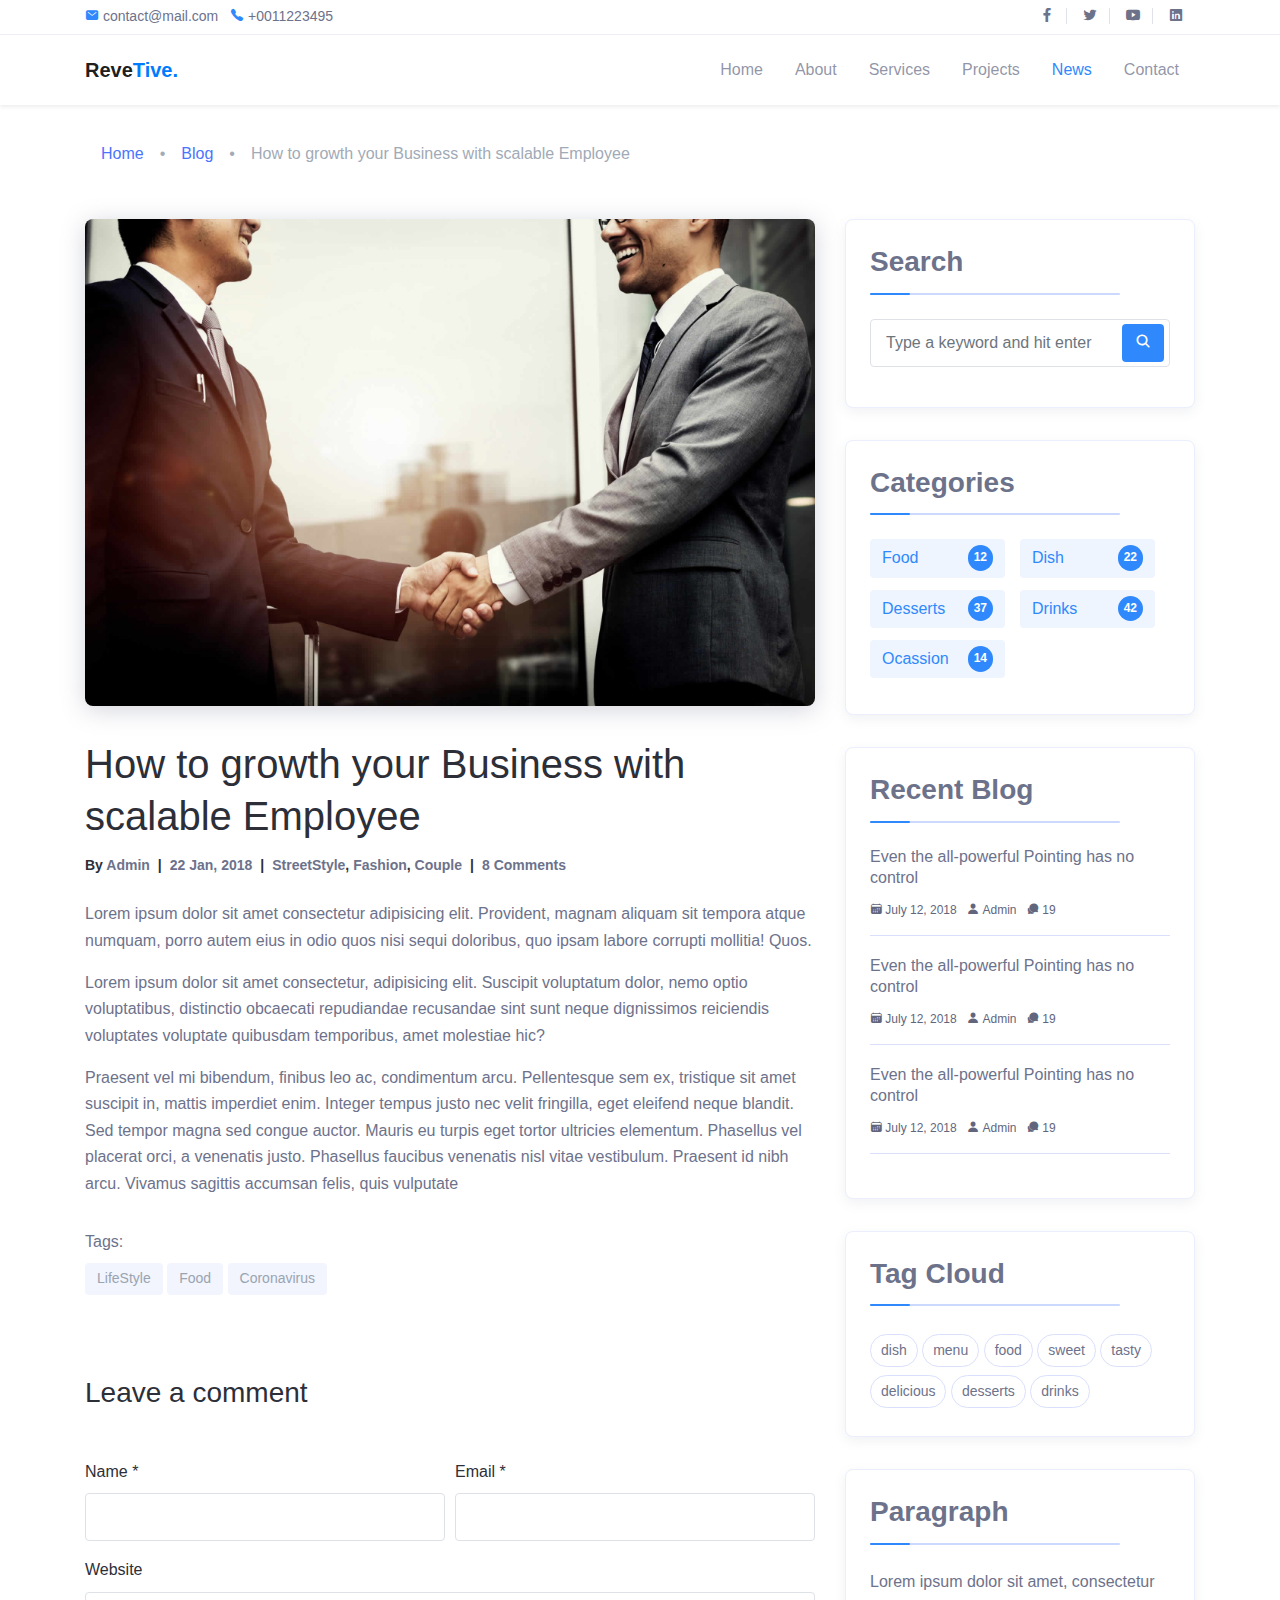
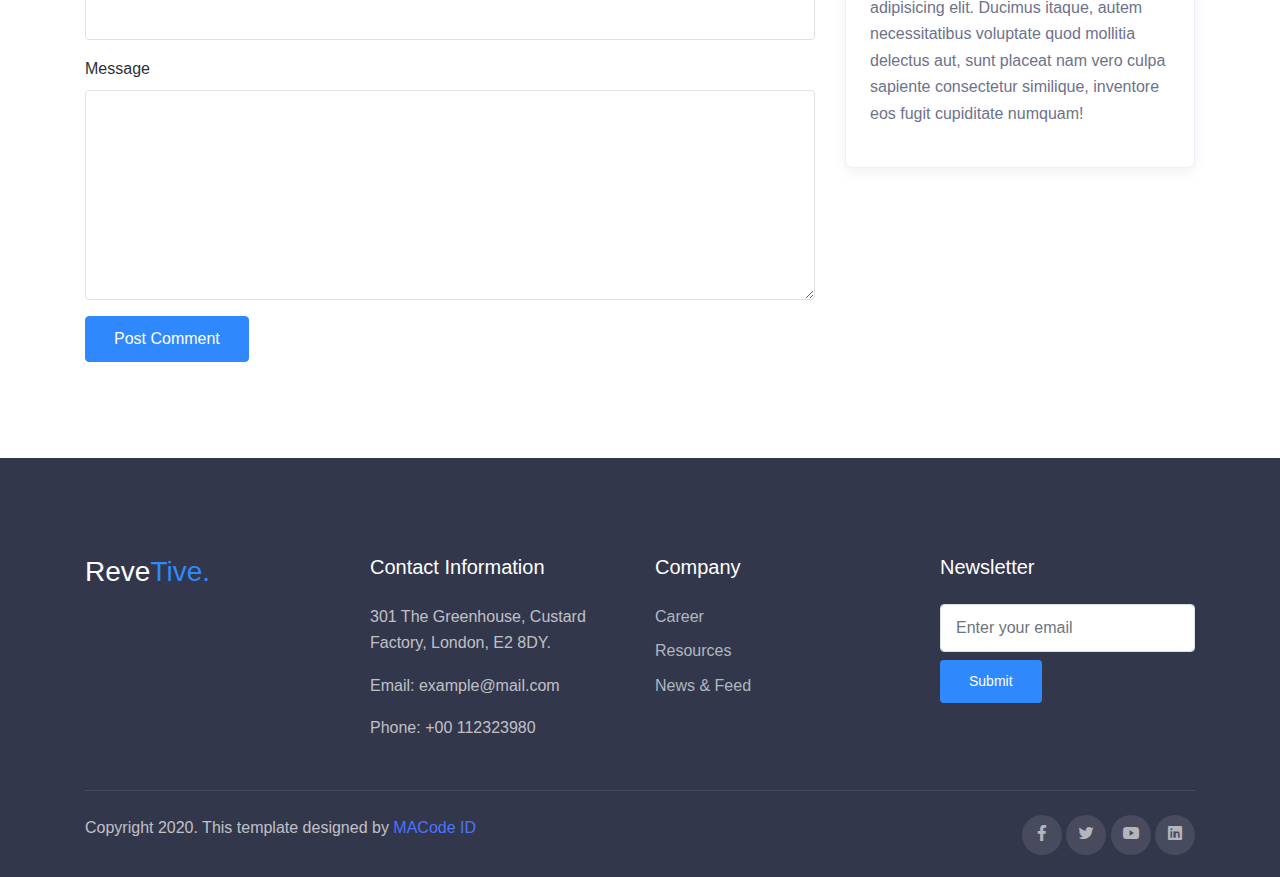
<file: blog-single.html>
<!DOCTYPE html>
<html lang="en">
<head>
  <meta charset="UTF-8">
  <meta name="viewport" content="width=device-width, initial-scale=1.0">

  <meta http-equiv="X-UA-Compatible" content="IE=edge">

  <meta name="copyright" content="MACode ID, https://macodeid.com/">

  <title>Revetive - Free Business Corporate Template By MACode ID</title>

  <link rel="stylesheet" href="../assets/css/bootstrap.css">
  
  <link rel="stylesheet" href="../assets/css/maicons.css">

  <link rel="stylesheet" href="../assets/vendor/animate/animate.css">

  <link rel="stylesheet" href="../assets/vendor/owl-carousel/css/owl.carousel.css">

  <link rel="stylesheet" href="../assets/vendor/fancybox/css/jquery.fancybox.css">

  <link rel="stylesheet" href="../assets/css/theme.css">

</head>
<body>

  <!-- Back to top button -->
  <div class="back-to-top"></div>

  <header>
    <div class="top-bar">
      <div class="container">
        <div class="row align-items-center">
          <div class="col-md-8">
            <div class="d-inline-block">
              <span class="mai-mail fg-primary"></span> <a href="mailto:contact@mail.com">contact@mail.com</a>
            </div>
            <div class="d-inline-block ml-2">
              <span class="mai-call fg-primary"></span> <a href="tel:+0011223495">+0011223495</a>
            </div>
          </div>
          <div class="col-md-4 text-right d-none d-md-block">
            <div class="social-mini-button">
              <a href="#"><span class="mai-logo-facebook-f"></span></a>
              <a href="#"><span class="mai-logo-twitter"></span></a>
              <a href="#"><span class="mai-logo-youtube"></span></a>
              <a href="#"><span class="mai-logo-linkedin"></span></a>
            </div>
          </div>
        </div>
      </div> <!-- .container -->
    </div> <!-- .top-bar -->

    <nav class="navbar navbar-expand-lg navbar-light shadow-sm">
      <div class="container">
        <a href="index.html" class="navbar-brand">Reve<span class="text-primary">Tive.</span></a>

        <button class="navbar-toggler" data-toggle="collapse" data-target="#navbarContent" aria-controls="navbarContent" aria-expanded="false" aria-label="Toggle navigation">
          <span class="navbar-toggler-icon"></span>
        </button>

        <div class="navbar-collapse collapse" id="navbarContent">
          <ul class="navbar-nav ml-auto pt-3 pt-lg-0">
            <li class="nav-item">
              <a href="index.html" class="nav-link">Home</a>
            </li>
            <li class="nav-item">
              <a href="about.html" class="nav-link">About</a>
            </li>
            <li class="nav-item">
              <a href="services.html" class="nav-link">Services</a>
            </li>
            <li class="nav-item">
              <a href="portfolio.html" class="nav-link">Projects</a>
            </li>
            <li class="nav-item active">
              <a href="blog.html" class="nav-link">News</a>
            </li>
            <li class="nav-item">
              <a href="contact.html" class="nav-link">Contact</a>
            </li>
          </ul>
        </div>
      </div> <!-- .container -->
    </nav> <!-- .navbar -->
  </header>

  <main>
    <div class="page-section pt-4">
      <div class="container">
        <nav aria-label="Breadcrumb">
          <ol class="breadcrumb bg-transparent mb-4">
            <li class="breadcrumb-item"><a href="index.html">Home</a></li>
            <li class="breadcrumb-item"><a href="blog.html">Blog</a></li>
            <li class="breadcrumb-item active" aria-current="page">How to growth your Business with scalable Employee</li>
          </ol>
        </nav>
        <div class="row">
          <div class="col-lg-8">
            <div class="blog-single-wrap">
              <div class="post-thumbnail">
                <img src="../assets/img/bg_image_1.jpg" alt="">
              </div>
              <h1 class="post-title">How to growth your Business with scalable Employee</h1>
              <div class="post-meta">
                <div class="post-author">
                  <span class="text-grey">By</span> <a href="#">Admin</a>  
                </div>
                <span class="gap">|</span>
                <div class="post-date">
                  <a href="#">22 Jan, 2018</a>
                </div>
                <span class="gap">|</span>
                <div>
                  <a href="#">StreetStyle</a>, <a href="#">Fashion</a>, <a href="#">Couple</a>  
                </div>
                <span class="gap">|</span>
                <div class="post-comment-count">
                  <a href="#">8 Comments</a>
                </div>
              </div>
              <div class="post-content">
                <p>Lorem ipsum dolor sit amet consectetur adipisicing elit. Provident, magnam aliquam sit tempora atque numquam, porro autem eius in odio quos nisi sequi doloribus, quo ipsam labore corrupti mollitia! Quos.</p>
                <p>Lorem ipsum dolor sit amet consectetur, adipisicing elit. Suscipit voluptatum dolor, nemo optio voluptatibus, distinctio obcaecati repudiandae recusandae sint sunt neque dignissimos reiciendis voluptates voluptate quibusdam temporibus, amet molestiae hic?</p>
                <p>Praesent vel mi bibendum, finibus leo ac, condimentum arcu. Pellentesque sem ex, tristique sit amet suscipit in, mattis imperdiet enim. Integer tempus justo nec velit fringilla, eget eleifend neque blandit. Sed tempor magna sed congue auctor. Mauris eu turpis eget tortor ultricies elementum. Phasellus vel placerat orci, a venenatis justo. Phasellus faucibus venenatis nisl vitae vestibulum. Praesent id nibh arcu. Vivamus sagittis accumsan felis, quis vulputate</p>
                <div class="post-tags">
                  <p class="mb-2">Tags:</p>
                  <a href="#" class="tag-link">LifeStyle</a>
                  <a href="#" class="tag-link">Food</a>
                  <a href="#" class="tag-link">Coronavirus</a>
                </div>
              </div>
            </div> <!-- .blog-single-wrap -->

            <div class="comment-form-wrap pt-5">
              <h3 class="mb-5">Leave a comment</h3>
              <form action="#" class="">
                <div class="form-row form-group">
                  <div class="col-md-6">
                    <label for="name">Name *</label>
                    <input type="text" class="form-control" id="name">
                  </div>
                  <div class="col-md-6">
                    <label for="email">Email *</label>
                    <input type="email" class="form-control" id="email">
                  </div>
                </div>
                <div class="form-group">
                  <label for="website">Website</label>
                  <input type="url" class="form-control" id="website">
                </div>
    
                <div class="form-group">
                  <label for="message">Message</label>
                  <textarea name="msg" id="message" cols="30" rows="8" class="form-control"></textarea>
                </div>
                <div class="form-group">
                  <input type="submit" value="Post Comment" class="btn btn-primary">
                </div>
    
              </form>
            </div> <!-- .comment-form-wrap -->
          </div>
          
          <div class="col-lg-4">
            <div class="widget">
              <div class="widget-box">
                <h3 class="widget-title">Search</h3>
                <div class="divider"></div>
                <form action="#" class="search-form">
                  <div class="form-group">
                    <input type="text" class="form-control" placeholder="Type a keyword and hit enter">
                    <button type="submit" class="btn"><span class="icon mai-search"></span></button>
                  </div>
                </form>
              </div>
              <div class="widget-box">
                <h3 class="widget-title">Categories</h3>
                <div class="divider"></div>
                <ul class="categories">
                  <li><a href="#">Food <span>12</span></a></li>
                  <li><a href="#">Dish <span>22</span></a></li>
                  <li><a href="#">Desserts <span>37</span></a></li>
                  <li><a href="#">Drinks <span>42</span></a></li>
                  <li><a href="#">Ocassion <span>14</span></a></li>
                </ul>
              </div>
  
              <div class="widget-box">
                <h3 class="widget-title">Recent Blog</h3>
                <div class="divider"></div>
                <div class="blog-item">
                  <div class="content">
                    <h6 class="post-title"><a href="#">Even the all-powerful Pointing has no control</a></h6>
                    <div class="meta">
                      <a href="#"><span class="mai-calendar"></span> July 12, 2018</a>
                      <a href="#"><span class="mai-person"></span> Admin</a>
                      <a href="#"><span class="mai-chatbubbles"></span> 19</a>
                    </div>
                  </div>
                </div>
                <div class="blog-item">
                  <div class="content">
                    <h6 class="post-title"><a href="#">Even the all-powerful Pointing has no control</a></h6>
                    <div class="meta">
                      <a href="#"><span class="mai-calendar"></span> July 12, 2018</a>
                      <a href="#"><span class="mai-person"></span> Admin</a>
                      <a href="#"><span class="mai-chatbubbles"></span> 19</a>
                    </div>
                  </div>
                </div>
                <div class="blog-item">
                  <div class="content">
                    <h6 class="post-title"><a href="#">Even the all-powerful Pointing has no control</a></h6>
                    <div class="meta">
                      <a href="#"><span class="mai-calendar"></span> July 12, 2018</a>
                      <a href="#"><span class="mai-person"></span> Admin</a>
                      <a href="#"><span class="mai-chatbubbles"></span> 19</a>
                    </div>
                  </div>
                </div>
              </div>
  
              <div class="widget-box">
                <h3 class="widget-title">Tag Cloud</h3>
                <div class="divider"></div>
                <div class="tagcloud">
                  <a href="#" class="tag-cloud-link">dish</a>
                  <a href="#" class="tag-cloud-link">menu</a>
                  <a href="#" class="tag-cloud-link">food</a>
                  <a href="#" class="tag-cloud-link">sweet</a>
                  <a href="#" class="tag-cloud-link">tasty</a>
                  <a href="#" class="tag-cloud-link">delicious</a>
                  <a href="#" class="tag-cloud-link">desserts</a>
                  <a href="#" class="tag-cloud-link">drinks</a>
                </div>
              </div>
  
              <div class="widget-box">
                <h3 class="widget-title">Paragraph</h3>
                <div class="divider"></div>
                <p>Lorem ipsum dolor sit amet, consectetur adipisicing elit. Ducimus itaque, autem necessitatibus voluptate quod mollitia delectus aut, sunt placeat nam vero culpa sapiente consectetur similique, inventore eos fugit cupiditate numquam!</p>
              </div>
            </div>
          </div>
          
        </div>
      </div> <!-- .container -->
    </div> <!-- .page-section -->
  </main>


  <footer class="page-footer">
    <div class="container">
      <div class="row">
        <div class="col-lg-3 py-3">
          <h3>Reve<span class="fg-primary">Tive.</span></h3>
        </div>
        <div class="col-lg-3 py-3">
          <h5>Contact Information</h5>
          <p>301 The Greenhouse, Custard Factory, London, E2 8DY.</p>
          <p>Email: example@mail.com</p>
          <p>Phone: +00 112323980</p>
        </div>
        <div class="col-lg-3 py-3">
          <h5>Company</h5>
          <ul class="footer-menu">
            <li><a href="#">Career</a></li>
            <li><a href="#">Resources</a></li>
            <li><a href="#">News & Feed</a></li>
          </ul>
        </div>
        <div class="col-lg-3 py-3">
          <h5>Newsletter</h5>
          <form action="#">
            <input type="text" class="form-control" placeholder="Enter your email">
            <button type="submit" class="btn btn-primary btn-sm mt-2">Submit</button>
          </form>
        </div>
      </div>

      <hr>

      <div class="row mt-4">
        <div class="col-md-6">
          <p>Copyright 2020. This template designed by <a href="https://macodeid.com">MACode ID</a></p>
        </div>
        <div class="col-md-6 text-right">
          <div class="sosmed-button">
            <a href="#"><span class="mai-logo-facebook-f"></span></a>
            <a href="#"><span class="mai-logo-twitter"></span></a>
            <a href="#"><span class="mai-logo-youtube"></span></a>
            <a href="#"><span class="mai-logo-linkedin"></span></a>
          </div>
        </div>
      </div>
    </div>
  </footer>

  
<script src="../assets/js/jquery-3.5.1.min.js"></script>

<script src="../assets/js/bootstrap.bundle.min.js"></script>

<script src="../assets/vendor/owl-carousel/js/owl.carousel.min.js"></script>

<script src="../assets/vendor/wow/wow.min.js"></script>

<script src="../assets/vendor/fancybox/js/jquery.fancybox.min.js"></script>

<script src="../assets/vendor/isotope/isotope.pkgd.min.js"></script>

<script src="../assets/js/google-maps.js"></script>

<script src="../assets/js/theme.js"></script>

</body>
</html>
</file>
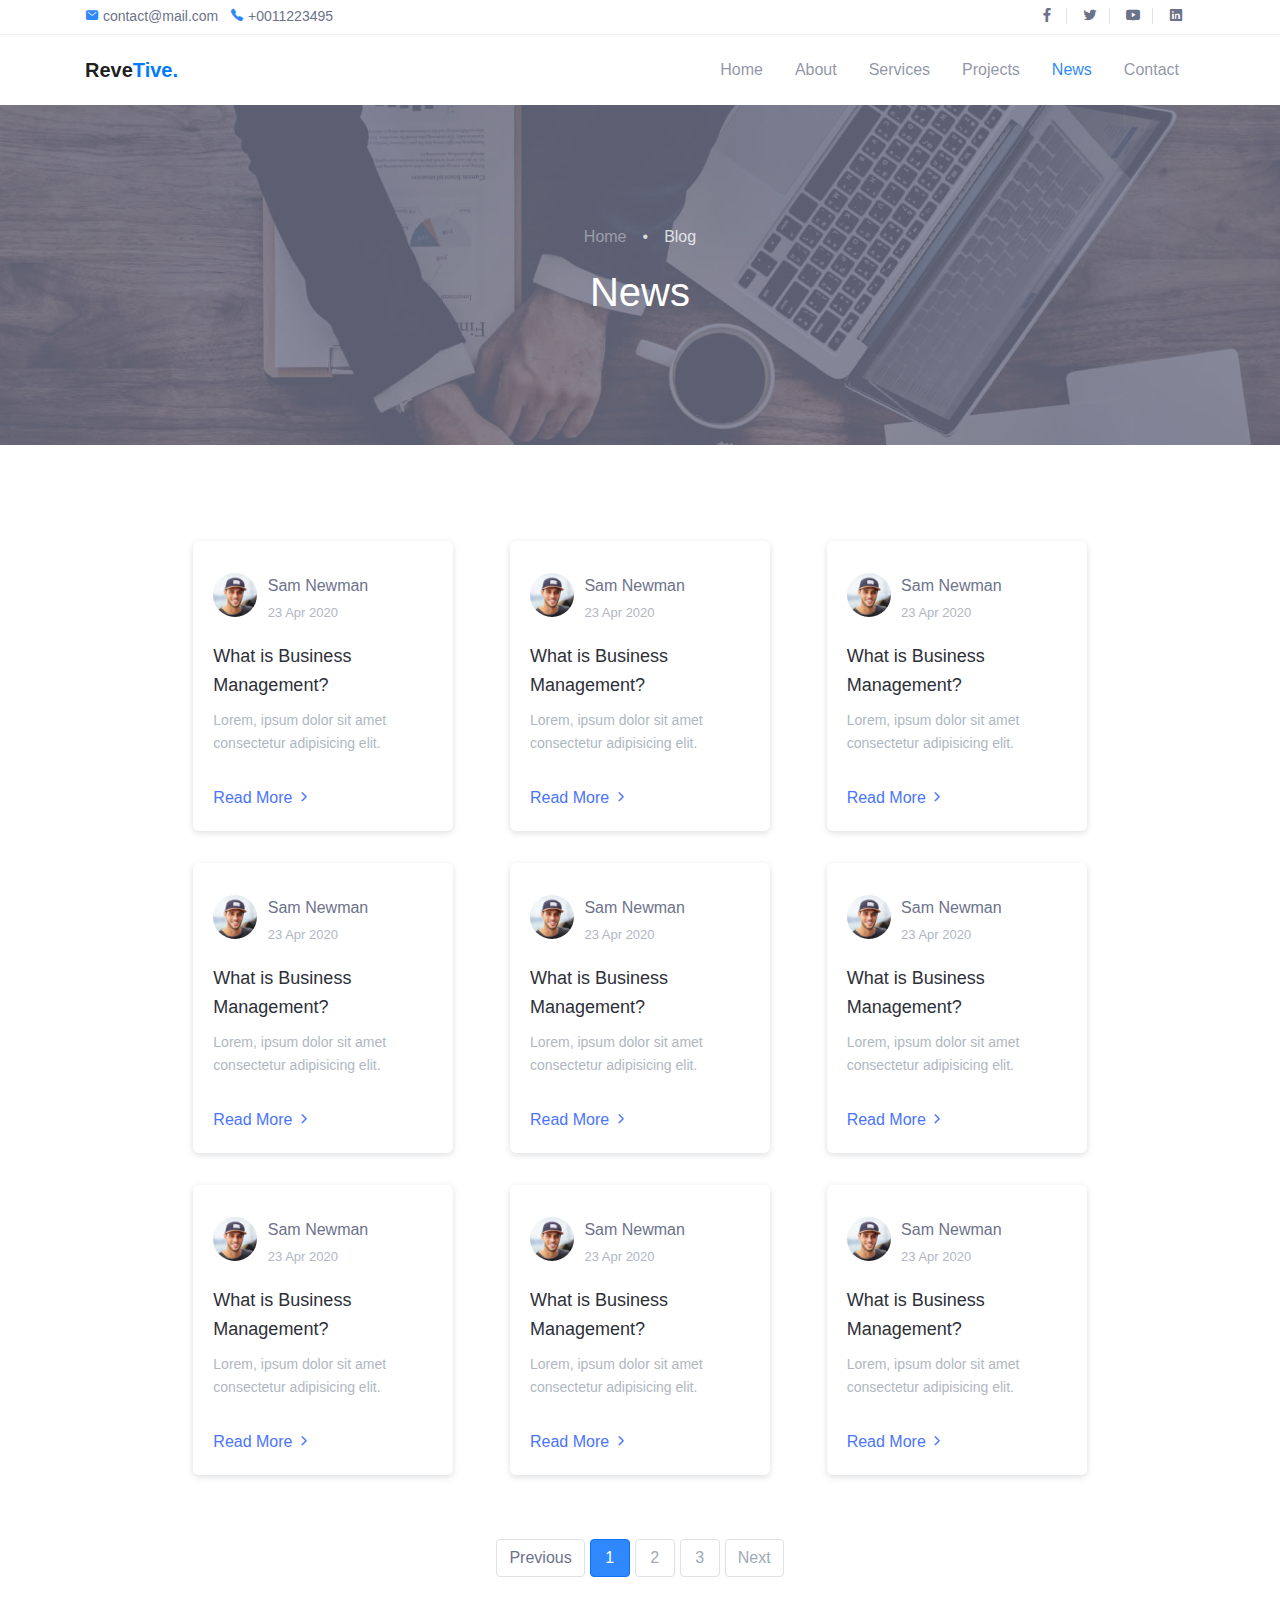
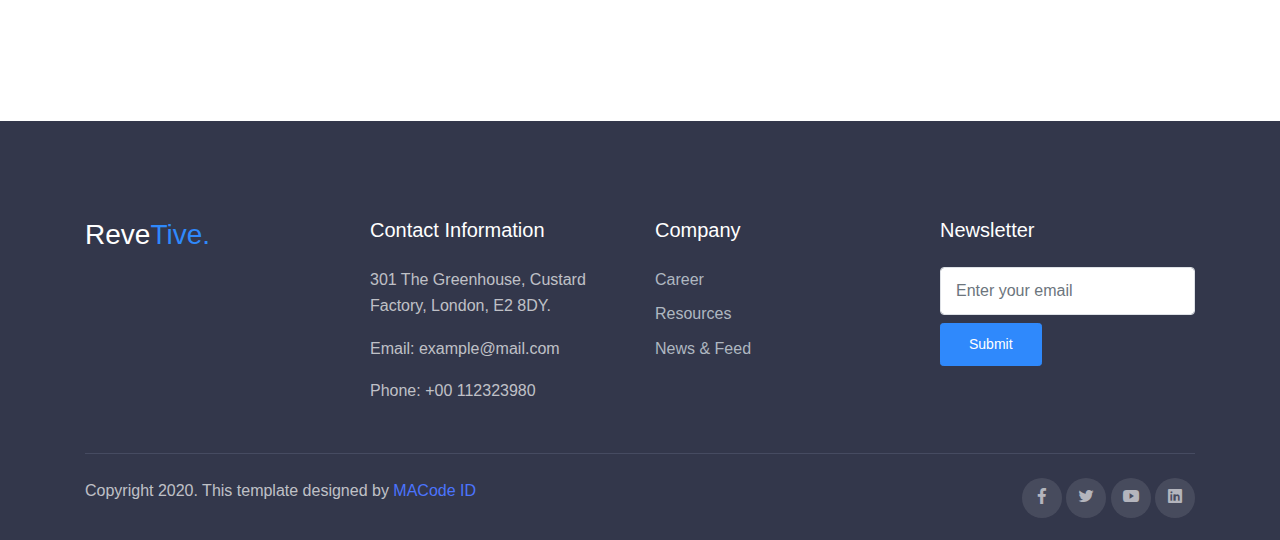
<file: blog.html>
<!DOCTYPE html>
<html lang="en">
<head>
  <meta charset="UTF-8">
  <meta name="viewport" content="width=device-width, initial-scale=1.0">

  <meta http-equiv="X-UA-Compatible" content="IE=edge">

  <meta name="copyright" content="MACode ID, https://macodeid.com/">

  <title>Revetive - Free Business Corporate Template By MACode ID</title>

  <link rel="stylesheet" href="../assets/css/bootstrap.css">
  
  <link rel="stylesheet" href="../assets/css/maicons.css">

  <link rel="stylesheet" href="../assets/vendor/animate/animate.css">

  <link rel="stylesheet" href="../assets/vendor/owl-carousel/css/owl.carousel.css">

  <link rel="stylesheet" href="../assets/vendor/fancybox/css/jquery.fancybox.css">

  <link rel="stylesheet" href="../assets/css/theme.css">

</head>
<body>

  <!-- Back to top button -->
  <div class="back-to-top"></div>

  <header>
    <div class="top-bar">
      <div class="container">
        <div class="row align-items-center">
          <div class="col-md-8">
            <div class="d-inline-block">
              <span class="mai-mail fg-primary"></span> <a href="mailto:contact@mail.com">contact@mail.com</a>
            </div>
            <div class="d-inline-block ml-2">
              <span class="mai-call fg-primary"></span> <a href="tel:+0011223495">+0011223495</a>
            </div>
          </div>
          <div class="col-md-4 text-right d-none d-md-block">
            <div class="social-mini-button">
              <a href="#"><span class="mai-logo-facebook-f"></span></a>
              <a href="#"><span class="mai-logo-twitter"></span></a>
              <a href="#"><span class="mai-logo-youtube"></span></a>
              <a href="#"><span class="mai-logo-linkedin"></span></a>
            </div>
          </div>
        </div>
      </div> <!-- .container -->
    </div> <!-- .top-bar -->

    <nav class="navbar navbar-expand-lg navbar-light">
      <div class="container">
        <a href="index.html" class="navbar-brand">Reve<span class="text-primary">Tive.</span></a>

        <button class="navbar-toggler" data-toggle="collapse" data-target="#navbarContent" aria-controls="navbarContent" aria-expanded="false" aria-label="Toggle navigation">
          <span class="navbar-toggler-icon"></span>
        </button>

        <div class="navbar-collapse collapse" id="navbarContent">
          <ul class="navbar-nav ml-auto pt-3 pt-lg-0">
            <li class="nav-item">
              <a href="index.html" class="nav-link">Home</a>
            </li>
            <li class="nav-item">
              <a href="about.html" class="nav-link">About</a>
            </li>
            <li class="nav-item">
              <a href="services.html" class="nav-link">Services</a>
            </li>
            <li class="nav-item">
              <a href="portfolio.html" class="nav-link">Projects</a>
            </li>
            <li class="nav-item active">
              <a href="blog.html" class="nav-link">News</a>
            </li>
            <li class="nav-item">
              <a href="contact.html" class="nav-link">Contact</a>
            </li>
          </ul>
        </div>
      </div> <!-- .container -->
    </nav> <!-- .navbar -->

    <div class="page-banner bg-img bg-img-parallax overlay-dark" style="background-image: url(../assets/img/bg_image_3.jpg);">
      <div class="container h-100">
        <div class="row justify-content-center align-items-center h-100">
          <div class="col-lg-8">
            <nav aria-label="breadcrumb">
              <ol class="breadcrumb breadcrumb-dark bg-transparent justify-content-center py-0">
                <li class="breadcrumb-item"><a href="index.html">Home</a></li>
                <li class="breadcrumb-item active" aria-current="page">Blog</li>
              </ol>
            </nav>
            <h1 class="fg-white text-center">News</h1>
          </div>
        </div>
      </div>
    </div> <!-- .page-banner -->
  </header>

  <main>
    <div class="page-section">
      <div class="container">
        <div class="row justify-content-center">
          <div class="col-lg-10">
            <div class="row">
              <div class="col-md-6 col-lg-4 py-3">
                <div class="card-blog">
                  <div class="header">
                    <div class="avatar">
                      <img src="../assets/img/person/person_1.jpg" alt="">
                    </div>
                    <div class="entry-footer">
                      <div class="post-author">Sam Newman</div>
                      <a href="#" class="post-date">23 Apr 2020</a>
                    </div>
                  </div>
                  <div class="body">
                    <div class="post-title"><a href="blog-single.html">What is Business Management?</a></div>
                    <div class="post-excerpt">Lorem, ipsum dolor sit amet consectetur adipisicing elit.</div>
                  </div>
                  <div class="footer">
                    <a href="blog-single.html">Read More <span class="mai-chevron-forward text-sm"></span></a>
                  </div>
                </div>
              </div>

              <div class="col-md-6 col-lg-4 py-3">
                <div class="card-blog">
                  <div class="header">
                    <div class="avatar">
                      <img src="../assets/img/person/person_1.jpg" alt="">
                    </div>
                    <div class="entry-footer">
                      <div class="post-author">Sam Newman</div>
                      <a href="#" class="post-date">23 Apr 2020</a>
                    </div>
                  </div>
                  <div class="body">
                    <div class="post-title"><a href="blog-single.html">What is Business Management?</a></div>
                    <div class="post-excerpt">Lorem, ipsum dolor sit amet consectetur adipisicing elit.</div>
                  </div>
                  <div class="footer">
                    <a href="blog-single.html">Read More <span class="mai-chevron-forward text-sm"></span></a>
                  </div>
                </div>
              </div>

              <div class="col-md-6 col-lg-4 py-3">
                <div class="card-blog">
                  <div class="header">
                    <div class="avatar">
                      <img src="../assets/img/person/person_1.jpg" alt="">
                    </div>
                    <div class="entry-footer">
                      <div class="post-author">Sam Newman</div>
                      <a href="#" class="post-date">23 Apr 2020</a>
                    </div>
                  </div>
                  <div class="body">
                    <div class="post-title"><a href="blog-single.html">What is Business Management?</a></div>
                    <div class="post-excerpt">Lorem, ipsum dolor sit amet consectetur adipisicing elit.</div>
                  </div>
                  <div class="footer">
                    <a href="blog-single.html">Read More <span class="mai-chevron-forward text-sm"></span></a>
                  </div>
                </div>
              </div>

              <div class="col-md-6 col-lg-4 py-3">
                <div class="card-blog">
                  <div class="header">
                    <div class="avatar">
                      <img src="../assets/img/person/person_1.jpg" alt="">
                    </div>
                    <div class="entry-footer">
                      <div class="post-author">Sam Newman</div>
                      <a href="#" class="post-date">23 Apr 2020</a>
                    </div>
                  </div>
                  <div class="body">
                    <div class="post-title"><a href="blog-single.html">What is Business Management?</a></div>
                    <div class="post-excerpt">Lorem, ipsum dolor sit amet consectetur adipisicing elit.</div>
                  </div>
                  <div class="footer">
                    <a href="blog-single.html">Read More <span class="mai-chevron-forward text-sm"></span></a>
                  </div>
                </div>
              </div>

              <div class="col-md-6 col-lg-4 py-3">
                <div class="card-blog">
                  <div class="header">
                    <div class="avatar">
                      <img src="../assets/img/person/person_1.jpg" alt="">
                    </div>
                    <div class="entry-footer">
                      <div class="post-author">Sam Newman</div>
                      <a href="#" class="post-date">23 Apr 2020</a>
                    </div>
                  </div>
                  <div class="body">
                    <div class="post-title"><a href="blog-single.html">What is Business Management?</a></div>
                    <div class="post-excerpt">Lorem, ipsum dolor sit amet consectetur adipisicing elit.</div>
                  </div>
                  <div class="footer">
                    <a href="blog-single.html">Read More <span class="mai-chevron-forward text-sm"></span></a>
                  </div>
                </div>
              </div>

              <div class="col-md-6 col-lg-4 py-3">
                <div class="card-blog">
                  <div class="header">
                    <div class="avatar">
                      <img src="../assets/img/person/person_1.jpg" alt="">
                    </div>
                    <div class="entry-footer">
                      <div class="post-author">Sam Newman</div>
                      <a href="#" class="post-date">23 Apr 2020</a>
                    </div>
                  </div>
                  <div class="body">
                    <div class="post-title"><a href="blog-single.html">What is Business Management?</a></div>
                    <div class="post-excerpt">Lorem, ipsum dolor sit amet consectetur adipisicing elit.</div>
                  </div>
                  <div class="footer">
                    <a href="blog-single.html">Read More <span class="mai-chevron-forward text-sm"></span></a>
                  </div>
                </div>
              </div>

              <div class="col-md-6 col-lg-4 py-3">
                <div class="card-blog">
                  <div class="header">
                    <div class="avatar">
                      <img src="../assets/img/person/person_1.jpg" alt="">
                    </div>
                    <div class="entry-footer">
                      <div class="post-author">Sam Newman</div>
                      <a href="#" class="post-date">23 Apr 2020</a>
                    </div>
                  </div>
                  <div class="body">
                    <div class="post-title"><a href="blog-single.html">What is Business Management?</a></div>
                    <div class="post-excerpt">Lorem, ipsum dolor sit amet consectetur adipisicing elit.</div>
                  </div>
                  <div class="footer">
                    <a href="blog-single.html">Read More <span class="mai-chevron-forward text-sm"></span></a>
                  </div>
                </div>
              </div>

              <div class="col-md-6 col-lg-4 py-3">
                <div class="card-blog">
                  <div class="header">
                    <div class="avatar">
                      <img src="../assets/img/person/person_1.jpg" alt="">
                    </div>
                    <div class="entry-footer">
                      <div class="post-author">Sam Newman</div>
                      <a href="#" class="post-date">23 Apr 2020</a>
                    </div>
                  </div>
                  <div class="body">
                    <div class="post-title"><a href="blog-single.html">What is Business Management?</a></div>
                    <div class="post-excerpt">Lorem, ipsum dolor sit amet consectetur adipisicing elit.</div>
                  </div>
                  <div class="footer">
                    <a href="blog-single.html">Read More <span class="mai-chevron-forward text-sm"></span></a>
                  </div>
                </div>
              </div>

              <div class="col-md-6 col-lg-4 py-3">
                <div class="card-blog">
                  <div class="header">
                    <div class="avatar">
                      <img src="../assets/img/person/person_1.jpg" alt="">
                    </div>
                    <div class="entry-footer">
                      <div class="post-author">Sam Newman</div>
                      <a href="#" class="post-date">23 Apr 2020</a>
                    </div>
                  </div>
                  <div class="body">
                    <div class="post-title"><a href="blog-single.html">What is Business Management?</a></div>
                    <div class="post-excerpt">Lorem, ipsum dolor sit amet consectetur adipisicing elit.</div>
                  </div>
                  <div class="footer">
                    <a href="blog-single.html">Read More <span class="mai-chevron-forward text-sm"></span></a>
                  </div>
                </div>
              </div>

              <div class="col-12 my-5">
                <nav aria-label="Page Navigation">
                  <ul class="pagination justify-content-center">
                    <li class="page-item disabled">
                      <a class="page-link" href="#" tabindex="-1" aria-disabled="true">Previous</a>
                    </li>
                    <li class="page-item active" aria-current="page">
                      <a class="page-link" href="#">1 <span class="sr-only">(current)</span></a>
                    </li>
                    <li class="page-item">
                      <a class="page-link" href="#">2</a>
                    </li>
                    <li class="page-item"><a class="page-link" href="#">3</a></li>
                    <li class="page-item">
                      <a class="page-link" href="#">Next</a>
                    </li>
                  </ul>
                </nav>
              </div>
              
            </div>
          </div>
          
        </div>
      </div> <!-- .container -->
    </div> <!-- .page-section -->
  </main>


  <footer class="page-footer">
    <div class="container">
      <div class="row">
        <div class="col-lg-3 py-3">
          <h3>Reve<span class="fg-primary">Tive.</span></h3>
        </div>
        <div class="col-lg-3 py-3">
          <h5>Contact Information</h5>
          <p>301 The Greenhouse, Custard Factory, London, E2 8DY.</p>
          <p>Email: example@mail.com</p>
          <p>Phone: +00 112323980</p>
        </div>
        <div class="col-lg-3 py-3">
          <h5>Company</h5>
          <ul class="footer-menu">
            <li><a href="#">Career</a></li>
            <li><a href="#">Resources</a></li>
            <li><a href="#">News & Feed</a></li>
          </ul>
        </div>
        <div class="col-lg-3 py-3">
          <h5>Newsletter</h5>
          <form action="#">
            <input type="text" class="form-control" placeholder="Enter your email">
            <button type="submit" class="btn btn-primary btn-sm mt-2">Submit</button>
          </form>
        </div>
      </div>

      <hr>

      <div class="row mt-4">
        <div class="col-md-6">
          <p>Copyright 2020. This template designed by <a href="https://macodeid.com">MACode ID</a></p>
        </div>
        <div class="col-md-6 text-right">
          <div class="sosmed-button">
            <a href="#"><span class="mai-logo-facebook-f"></span></a>
            <a href="#"><span class="mai-logo-twitter"></span></a>
            <a href="#"><span class="mai-logo-youtube"></span></a>
            <a href="#"><span class="mai-logo-linkedin"></span></a>
          </div>
        </div>
      </div>
    </div>
  </footer>

  
<script src="../assets/js/jquery-3.5.1.min.js"></script>

<script src="../assets/js/bootstrap.bundle.min.js"></script>

<script src="../assets/vendor/owl-carousel/js/owl.carousel.min.js"></script>

<script src="../assets/vendor/wow/wow.min.js"></script>

<script src="../assets/vendor/fancybox/js/jquery.fancybox.min.js"></script>

<script src="../assets/vendor/isotope/isotope.pkgd.min.js"></script>

<script src="../assets/js/google-maps.js"></script>

<script src="../assets/js/theme.js"></script>

</body>
</html>
</file>
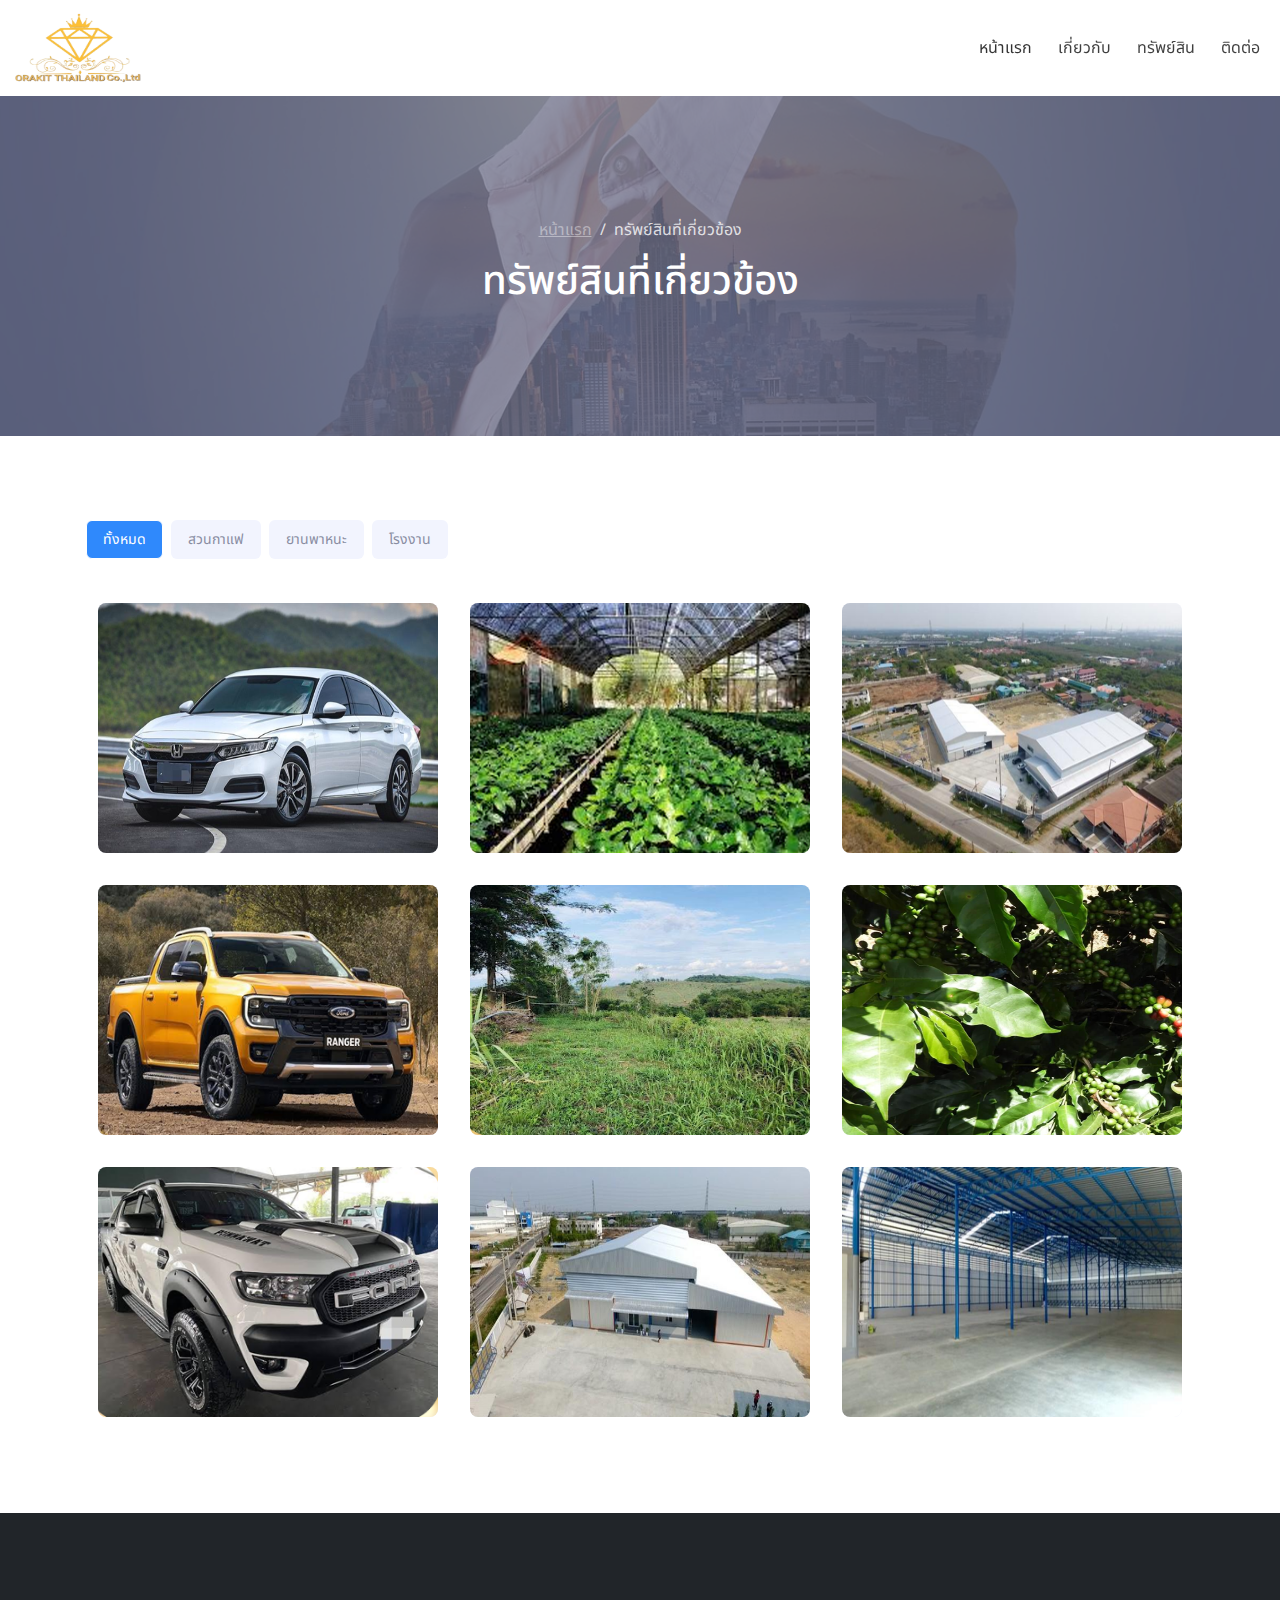
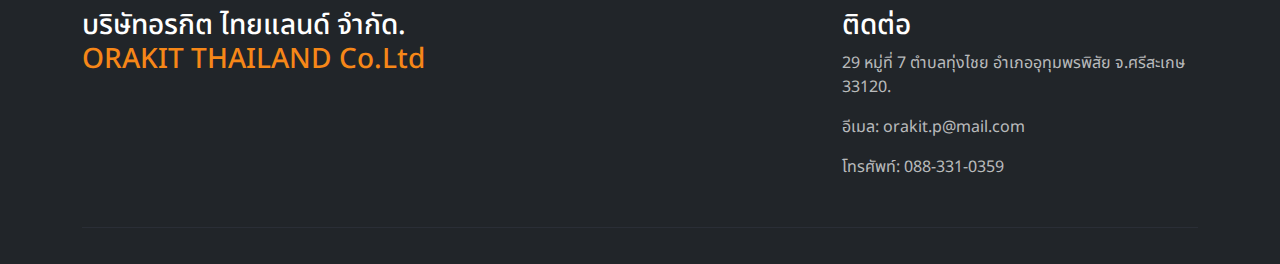
<file: portfolio.html>
<!DOCTYPE html>
<html lang="en">
<head>
  <meta charset="UTF-8">
  <meta name="viewport" content="width=device-width, initial-scale=1.0">
  <meta http-equiv="X-UA-Compatible" content="IE=edge">
  <meta name="copyright" content="MACode ID, https://macodeid.com/">
  <title>Property</title>
  <link rel="stylesheet" href="assets/css/bootstrap.css">
  <link rel="stylesheet" href="assets/css/maicons.css">
  <link rel="stylesheet" href="assets/vendor/animate/animate.css">
  <link rel="stylesheet" href="assets/vendor/owl-carousel/css/owl.carousel.css">
  <link rel="stylesheet" href="assets/vendor/fancybox/css/jquery.fancybox.css">
  <link rel="stylesheet" href="assets/css/theme.css">
  <link rel="stylesheet" href="assets/css/property.css">
  <link href="https://fonts.googleapis.com/css2?family=Noto+Sans+Thai&display=swap" rel="stylesheet">
  <link href="https://cdn.jsdelivr.net/npm/bootstrap@5.3.3/dist/css/bootstrap.min.css" rel="stylesheet" integrity="sha384-QWTKZyjpPEjISv5WaRU9OFeRpok6YctnYmDr5pNlyT2bRjXh0JMhjY6hW+ALEwIH" crossorigin="anonymous">

<style>
    .portfolio img {
  width: 100%; /* ทำให้ภาพมีความกว้างเต็มขอบของพื้นที่ที่ระบุไว้ */
  height: 250px; /* ให้สูงของภาพปรับอัตโนมัติตามอัตราส่วนของภาพ */
}

</style>

</head>
<body>

  <!-- Back to top button -->
  <div class="back-to-top"></div>
  <nav class="navbar navbar-expand-lg sticky-top">
    <div class="container-fluid">
        <a href="index.html" class="navbar-brand">
            <img src="assets/img/Logoorakit.png" alt="Your Image" class="mr-2">
        </a>
        <button class="navbar-toggler" type="button" data-bs-toggle="collapse" data-bs-target="#navbarNavDropdown"
            aria-controls="navbarNavDropdown" aria-expanded="false" aria-label="Toggle navigation">
            <span class="navbar-toggler-icon"></span>
        </button>
        <div class="collapse navbar-collapse" id="navbarNavDropdown">
            <ul class="navbar-nav">
                <li class="nav-item">
                    <a class="nav-link active" aria-current="page" href="index.html">หน้าแรก</a>
                </li>
                <li class="nav-item">
                    <a class="nav-link" href="about.html">เกี่ยวกับ</a>
                </li>
                <li class="nav-item">
                    <a class="nav-link" href="portfolio.html">ทรัพย์สิน</a>
                </li>
                <li class="nav-item">
                    <a class="nav-link" href="contact.html">ติดต่อ</a>
                </li>
            </ul>
        </div>
    </div>
</nav>
  


<header>

    <div class="page-banner bg-img bg-img-parallax overlay-dark" style="background-image: url(assets/img/property.png);">
      <div class="container h-100">
        <div class="row justify-content-center align-items-center h-100">
          <div class="col-lg-8">
            <nav aria-label="breadcrumb">
              <ol class="breadcrumb breadcrumb-dark bg-transparent justify-content-center py-0">
                <li class="breadcrumb-item"><a href="index.html">หน้าแรก</a></li>
                <li class="breadcrumb-item active" aria-current="page">ทรัพย์สินที่เกี่ยวข้อง</li>
              </ol>
            </nav>
            <h1 class="fg-white text-center">ทรัพย์สินที่เกี่ยวข้อง</h1>
          </div>
        </div>
      </div>
    </div> <!-- .page-banner -->
  </header>

  <main>
    <div class="page-section">
      <div class="container">
        <div class="filterable-btn">
          <button class="btn active" data-filter="*">ทั้งหมด</button>
          <button class="btn" data-filter=".web">สวนกาแฟ</button>
          <button class="btn" data-filter=".mobile">ยานพาหนะ</button>
          <button class="btn" data-filter=".home">โรงงาน</button>
        </div>

        <div class="grid mt-3">
          <div class="grid-item mobile">
            <div class="portfolio">
              <a href="assets/img/property/car1.png" data-fancybox="portfolio">
                <img src="assets/img/property/car1.png" alt="">
              </a>
            </div>
          </div>

          <div class="grid-item web desktop">
            <div class="portfolio">
              <a href="assets/img/property/suan4.png" data-fancybox="portfolio">
                <img src="assets/img/property/suan4.png" alt="">
              </a>
            </div>
          </div>
          <div class="grid-item home">
            <div class="portfolio">
              <a href="assets/img/construct1.png" data-fancybox="portfolio">
                <img src="assets/img/construct1.png" alt="">
              </a>
            </div>
          </div>
          <div class="grid-item mobile">
            <div class="portfolio">
                <a href="assets/img/property/car2.png" data-fancybox="portfolio">
                  <img src="assets/img/property/car2.png" alt="">
                </a>
              </div>
          </div>
          <div class="grid-item web ">
            <div class="portfolio">
              <a href="assets/img/property/suan1.png" data-fancybox="portfolio">
                <img src="assets/img/property/suan1.png" alt="">
              </a>
            </div>
          </div>
          <div class="grid-item web">
            <div class="portfolio">
              <a href="assets/img/property/suan5.png" data-fancybox="portfolio">
                <img src="assets/img/property/suan5.png" alt="">
              </a>
            </div>
          </div>
          <div class="grid-item mobile">
            <div class="portfolio">
                <a href="assets/img/property/car3.png" data-fancybox="portfolio">
                  <img src="assets/img/property/car3.png" alt="">
                </a>
              </div>
          </div>
          <div class="grid-item home">
            <div class="portfolio">
                <a href="assets/img/construct2.png" data-fancybox="portfolio">
                  <img src="assets/img/construct2.png" alt="">
                </a>
              </div>
          </div>
          <div class="grid-item home">
            <div class="portfolio">
                <a href="assets/img/construct3.png" data-fancybox="portfolio">
                  <img src="assets/img/construct3.png" alt="">
                </a>
              </div>
          </div>

        </div> <!-- .grid -->

      </div> <!-- .container -->
    </div> <!-- .page-section -->
  </main>

  <footer class="page-footer bg-dark" >
    <div class="container">
        <div class="row">
            <div class="col-lg-8 py-3">
                <h3>บริษัทอรกิต ไทยแลนด์ จํากัด. <br>
                    <span class="fg-warning">ORAKIT THAILAND Co.Ltd</span></h2>
                </div>
            <div class="col-lg-4 py-3">
                <h3>ติดต่อ</h3>
                <p>29 หมู่ที่ 7 ตำบลทุ่งไชย อำเภออุทุมพรพิสัย จ.ศรีสะเกษ 33120.</p>
                <p>อีเมล: orakit.p@mail.com</p>
                <p>โทรศัพท์: 088-331-0359</p>
            </div>

        </div>

        <hr>

      
    </div>
</footer>


<script src="assets/js/jquery-3.5.1.min.js"></script>
<script src="assets/js/bootstrap.bundle.min.js"></script>
<script src="assets/vendor/owl-carousel/js/owl.carousel.min.js"></script>
<script src="assets/vendor/wow/wow.min.js"></script>
<script src="assets/vendor/fancybox/js/jquery.fancybox.min.js"></script>
<script src="assets/vendor/isotope/isotope.pkgd.min.js"></script>
<script src="assets/js/google-maps.js"></script>
<script src="assets/js/theme.js"></script>
<script src="https://cdn.jsdelivr.net/npm/bootstrap@5.3.3/dist/js/bootstrap.bundle.min.js" integrity="sha384-YvpcrYf0tY3lHB60NNkmXc5s9fDVZLESaAA55NDzOxhy9GkcIdslK1eN7N6jIeHz" crossorigin="anonymous"></script>

</body>
</html>
</file>
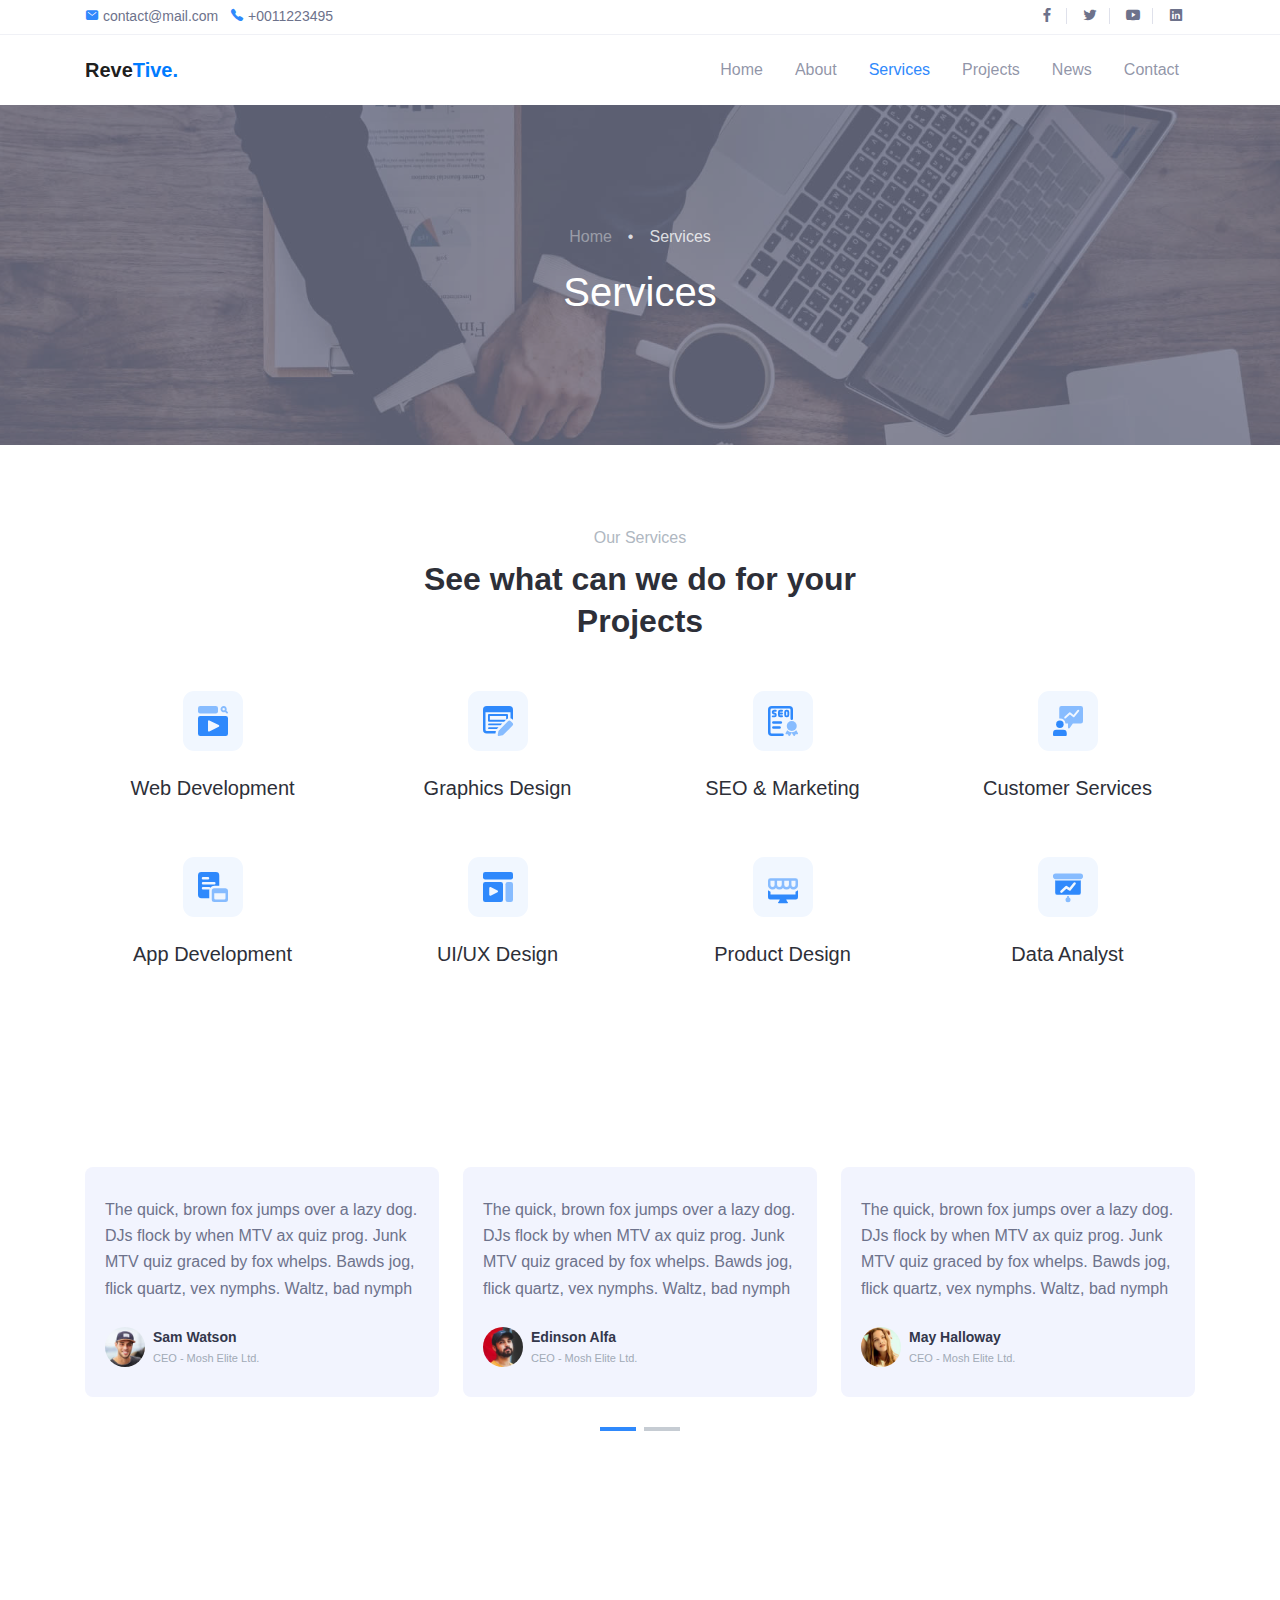
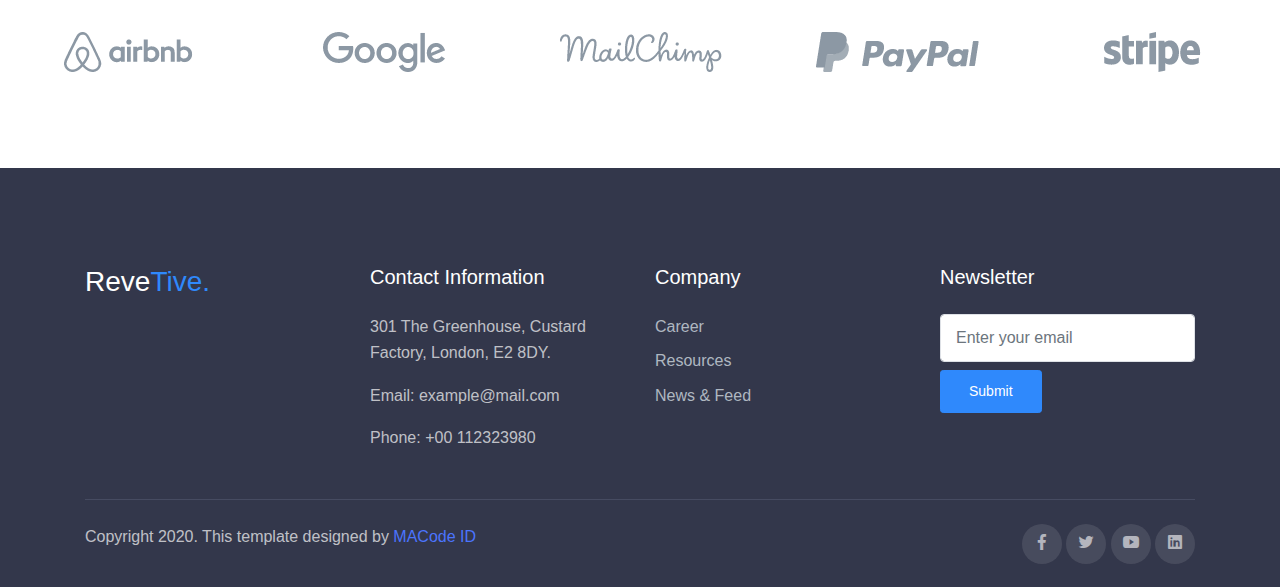
<file: services.html>
<!DOCTYPE html>
<html lang="en">
<head>
  <meta charset="UTF-8">
  <meta name="viewport" content="width=device-width, initial-scale=1.0">

  <meta http-equiv="X-UA-Compatible" content="IE=edge">

  <meta name="copyright" content="MACode ID, https://macodeid.com/">

  <title>Revetive - Free Business Corporate Template By MACode ID</title>

  <link rel="stylesheet" href="../assets/css/bootstrap.css">
  
  <link rel="stylesheet" href="../assets/css/maicons.css">

  <link rel="stylesheet" href="../assets/vendor/animate/animate.css">

  <link rel="stylesheet" href="../assets/vendor/owl-carousel/css/owl.carousel.css">

  <link rel="stylesheet" href="../assets/vendor/fancybox/css/jquery.fancybox.css">

  <link rel="stylesheet" href="../assets/css/theme.css">

</head>
<body>

  <!-- Back to top button -->
  <div class="back-to-top"></div>

  <header>
    <div class="top-bar">
      <div class="container">
        <div class="row align-items-center">
          <div class="col-md-8">
            <div class="d-inline-block">
              <span class="mai-mail fg-primary"></span> <a href="mailto:contact@mail.com">contact@mail.com</a>
            </div>
            <div class="d-inline-block ml-2">
              <span class="mai-call fg-primary"></span> <a href="tel:+0011223495">+0011223495</a>
            </div>
          </div>
          <div class="col-md-4 text-right d-none d-md-block">
            <div class="social-mini-button">
              <a href="#"><span class="mai-logo-facebook-f"></span></a>
              <a href="#"><span class="mai-logo-twitter"></span></a>
              <a href="#"><span class="mai-logo-youtube"></span></a>
              <a href="#"><span class="mai-logo-linkedin"></span></a>
            </div>
          </div>
        </div>
      </div> <!-- .container -->
    </div> <!-- .top-bar -->

    <nav class="navbar navbar-expand-lg navbar-light">
      <div class="container">
        <a href="index.html" class="navbar-brand">Reve<span class="text-primary">Tive.</span></a>

        <button class="navbar-toggler" data-toggle="collapse" data-target="#navbarContent" aria-controls="navbarContent" aria-expanded="false" aria-label="Toggle navigation">
          <span class="navbar-toggler-icon"></span>
        </button>

        <div class="navbar-collapse collapse" id="navbarContent">
          <ul class="navbar-nav ml-auto pt-3 pt-lg-0">
            <li class="nav-item">
              <a href="index.html" class="nav-link">Home</a>
            </li>
            <li class="nav-item">
              <a href="about.html" class="nav-link">About</a>
            </li>
            <li class="nav-item active">
              <a href="services.html" class="nav-link">Services</a>
            </li>
            <li class="nav-item">
              <a href="portfolio.html" class="nav-link">Projects</a>
            </li>
            <li class="nav-item">
              <a href="blog.html" class="nav-link">News</a>
            </li>
            <li class="nav-item">
              <a href="contact.html" class="nav-link">Contact</a>
            </li>
          </ul>
        </div>
      </div> <!-- .container -->
    </nav> <!-- .navbar -->

    <div class="page-banner bg-img bg-img-parallax overlay-dark" style="background-image: url(../assets/img/bg_image_3.jpg);">
      <div class="container h-100">
        <div class="row justify-content-center align-items-center h-100">
          <div class="col-lg-8">
            <nav aria-label="breadcrumb">
              <ol class="breadcrumb breadcrumb-dark bg-transparent justify-content-center py-0">
                <li class="breadcrumb-item"><a href="index.html">Home</a></li>
                <li class="breadcrumb-item active" aria-current="page">Services</li>
              </ol>
            </nav>
            <h1 class="fg-white text-center">Services</h1>
          </div>
        </div>
      </div>
    </div> <!-- .page-banner -->
  </header>

  <main>
    <div class="page-section">
      <div class="container">
        <div class="text-center">
          <div class="subhead">Our Services</div>
          <h2 class="title-section">See what can we do for your Projects</h2>
        </div>

        <div class="row justify-content-center">
          <div class="col-md-6 col-lg-4 col-xl-3 py-3 mb-3">
            <div class="text-center">
              <div class="img-fluid mb-4">
                <img src="../assets/img/icons/web_development.svg" alt="">
              </div>
              <h5>Web Development</h5>
            </div>
          </div>
          <div class="col-md-6 col-lg-4 col-xl-3 py-3 mb-3">
            <div class="text-center">
              <div class="img-fluid mb-4">
                <img src="../assets/img/icons/graphics_design.svg" alt="">
              </div>
              <h5>Graphics Design</h5>
            </div>
          </div>

          <div class="col-md-6 col-lg-4 col-xl-3 py-3 mb-3">
            <div class="text-center">
              <div class="img-fluid mb-4">
                <img src="../assets/img/icons/seo_and_marketing.svg" alt="">
              </div>
              <h5>SEO & Marketing</h5>
            </div>
          </div>

          <div class="col-md-6 col-lg-4 col-xl-3 py-3 mb-3">
            <div class="text-center">
              <div class="img-fluid mb-4">
                <img src="../assets/img/icons/customer_services.svg" alt="">
              </div>
              <h5>Customer Services</h5>
            </div>
          </div>

          <div class="col-md-6 col-lg-4 col-xl-3 py-3 mb-3">
            <div class="text-center">
              <div class="img-fluid mb-4">
                <img src="../assets/img/icons/app_development.svg" alt="">
              </div>
              <h5>App Development</h5>
            </div>
          </div>

          <div class="col-md-6 col-lg-4 col-xl-3 py-3 mb-3">
            <div class="text-center">
              <div class="img-fluid mb-4">
                <img src="../assets/img/icons/ui_ux_design.svg" alt="">
              </div>
              <h5>UI/UX Design</h5>
            </div>
          </div>

          <div class="col-md-6 col-lg-4 col-xl-3 py-3 mb-3">
            <div class="text-center">
              <div class="img-fluid mb-4">
                <img src="../assets/img/icons/product_design.svg" alt="">
              </div>
              <h5>Product Design</h5>
            </div>
          </div>

          <div class="col-md-6 col-lg-4 col-xl-3 py-3 mb-3">
            <div class="text-center">
              <div class="img-fluid mb-4">
                <img src="../assets/img/icons/data_analyst.svg" alt="">
              </div>
              <h5>Data Analyst</h5>
            </div>
          </div>

        </div>
      </div> <!-- .container -->
    </div> <!-- .page-section -->

    <!-- Testimonials -->
    <div class="page-section">
      <div class="container">
        <div class="owl-carousel testimonial-carousel">
          <div class="card-testimonial">
            <div class="content">
              The quick, brown fox jumps over a lazy dog. DJs flock by when MTV ax quiz prog. Junk MTV quiz graced by fox whelps. Bawds jog, flick quartz, vex nymphs. Waltz, bad nymph
            </div>
            <div class="author">
              <div class="avatar">
                <img src="../assets/img/person/person_1.jpg" alt="">
              </div>
              <div class="d-inline-block ml-2">
                <div class="author-name">Sam Watson</div>
                <div class="author-info">CEO - Mosh Elite Ltd.</div>
              </div>
            </div>
          </div>

          <div class="card-testimonial">
            <div class="content">
              The quick, brown fox jumps over a lazy dog. DJs flock by when MTV ax quiz prog. Junk MTV quiz graced by fox whelps. Bawds jog, flick quartz, vex nymphs. Waltz, bad nymph
            </div>
            <div class="author">
              <div class="avatar">
                <img src="../assets/img/person/person_2.jpg" alt="">
              </div>
              <div class="d-inline-block ml-2">
                <div class="author-name">Edinson Alfa</div>
                <div class="author-info">CEO - Mosh Elite Ltd.</div>
              </div>
            </div>
          </div>

          <div class="card-testimonial">
            <div class="content">
              The quick, brown fox jumps over a lazy dog. DJs flock by when MTV ax quiz prog. Junk MTV quiz graced by fox whelps. Bawds jog, flick quartz, vex nymphs. Waltz, bad nymph
            </div>
            <div class="author">
              <div class="avatar">
                <img src="../assets/img/person/person_3.jpg" alt="">
              </div>
              <div class="d-inline-block ml-2">
                <div class="author-name">May Halloway</div>
                <div class="author-info">CEO - Mosh Elite Ltd.</div>
              </div>
            </div>
          </div>

          <div class="card-testimonial">
            <div class="content">
              The quick, brown fox jumps over a lazy dog. DJs flock by when MTV ax quiz prog. Junk MTV quiz graced by fox whelps. Bawds jog, flick quartz, vex nymphs. Waltz, bad nymph
            </div>
            <div class="author">
              <div class="avatar">
                <img src="../assets/img/person/person_1.jpg" alt="">
              </div>
              <div class="d-inline-block ml-2">
                <div class="author-name">Sam Watson</div>
                <div class="author-info">CEO - Mosh Elite Ltd.</div>
              </div>
            </div>
          </div>

          <div class="card-testimonial">
            <div class="content">
              The quick, brown fox jumps over a lazy dog. DJs flock by when MTV ax quiz prog. Junk MTV quiz graced by fox whelps. Bawds jog, flick quartz, vex nymphs. Waltz, bad nymph
            </div>
            <div class="author">
              <div class="avatar">
                <img src="../assets/img/person/person_2.jpg" alt="">
              </div>
              <div class="d-inline-block ml-2">
                <div class="author-name">Edinson Alfa</div>
                <div class="author-info">CEO - Mosh Elite Ltd.</div>
              </div>
            </div>
          </div>

          <div class="card-testimonial">
            <div class="content">
              The quick, brown fox jumps over a lazy dog. DJs flock by when MTV ax quiz prog. Junk MTV quiz graced by fox whelps. Bawds jog, flick quartz, vex nymphs. Waltz, bad nymph
            </div>
            <div class="author">
              <div class="avatar">
                <img src="../assets/img/person/person_3.jpg" alt="">
              </div>
              <div class="d-inline-block ml-2">
                <div class="author-name">May Halloway</div>
                <div class="author-info">CEO - Mosh Elite Ltd.</div>
              </div>
            </div>
          </div>

        </div> <!-- .row -->
      </div> <!-- .container -->
    </div> <!-- .page-section -->

    <div class="page-section">
      <div class="container-fluid">
        <div class="row row-cols-md-3 row-cols-lg-5 justify-content-center text-center">
          <div class="py-3 px-5">
            <img src="../assets/img/clients/airbnb.png" alt="">
          </div>
          <div class="py-3 px-5">
            <img src="../assets/img/clients/google.png" alt="">
          </div>
          <div class="py-3 px-5">
            <img src="../assets/img/clients/mailchimp.png" alt="">
          </div>
          <div class="py-3 px-5">
            <img src="../assets/img/clients/paypal.png" alt="">
          </div>
          <div class="py-3 px-5">
            <img src="../assets/img/clients/stripe.png" alt="">
          </div>
        </div>
      </div> <!-- .container-fluid -->
    </div> <!-- .page-section -->
  </main>


  <footer class="page-footer">
    <div class="container">
      <div class="row">
        <div class="col-lg-3 py-3">
          <h3>Reve<span class="fg-primary">Tive.</span></h3>
        </div>
        <div class="col-lg-3 py-3">
          <h5>Contact Information</h5>
          <p>301 The Greenhouse, Custard Factory, London, E2 8DY.</p>
          <p>Email: example@mail.com</p>
          <p>Phone: +00 112323980</p>
        </div>
        <div class="col-lg-3 py-3">
          <h5>Company</h5>
          <ul class="footer-menu">
            <li><a href="#">Career</a></li>
            <li><a href="#">Resources</a></li>
            <li><a href="#">News & Feed</a></li>
          </ul>
        </div>
        <div class="col-lg-3 py-3">
          <h5>Newsletter</h5>
          <form action="#">
            <input type="text" class="form-control" placeholder="Enter your email">
            <button type="submit" class="btn btn-primary btn-sm mt-2">Submit</button>
          </form>
        </div>
      </div>

      <hr>

      <div class="row mt-4">
        <div class="col-md-6">
          <p>Copyright 2020. This template designed by <a href="https://macodeid.com">MACode ID</a></p>
        </div>
        <div class="col-md-6 text-right">
          <div class="sosmed-button">
            <a href="#"><span class="mai-logo-facebook-f"></span></a>
            <a href="#"><span class="mai-logo-twitter"></span></a>
            <a href="#"><span class="mai-logo-youtube"></span></a>
            <a href="#"><span class="mai-logo-linkedin"></span></a>
          </div>
        </div>
      </div>
    </div>
  </footer>

  
<script src="../assets/js/jquery-3.5.1.min.js"></script>

<script src="../assets/js/bootstrap.bundle.min.js"></script>

<script src="../assets/vendor/owl-carousel/js/owl.carousel.min.js"></script>

<script src="../assets/vendor/wow/wow.min.js"></script>

<script src="../assets/vendor/fancybox/js/jquery.fancybox.min.js"></script>

<script src="../assets/vendor/isotope/isotope.pkgd.min.js"></script>

<script src="../assets/js/google-maps.js"></script>

<script src="../assets/js/theme.js"></script>

</body>
</html>
</file>
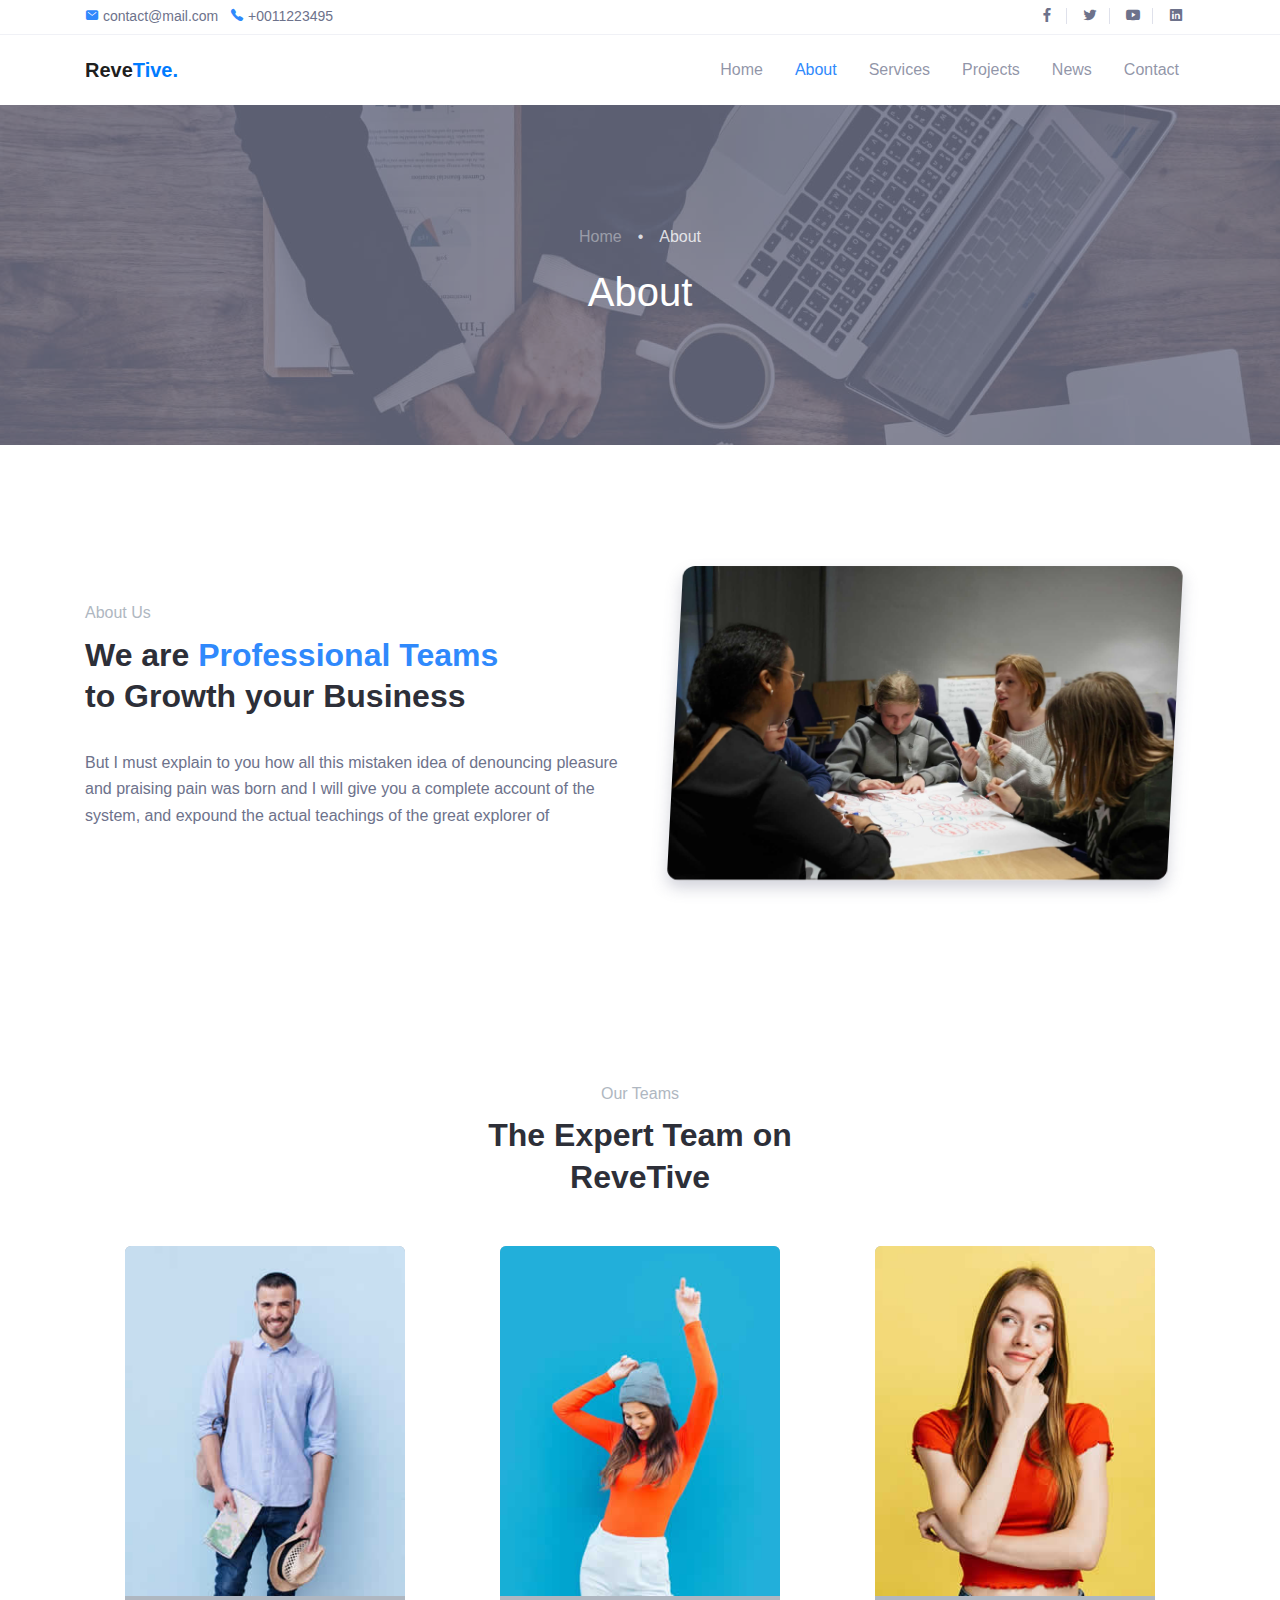
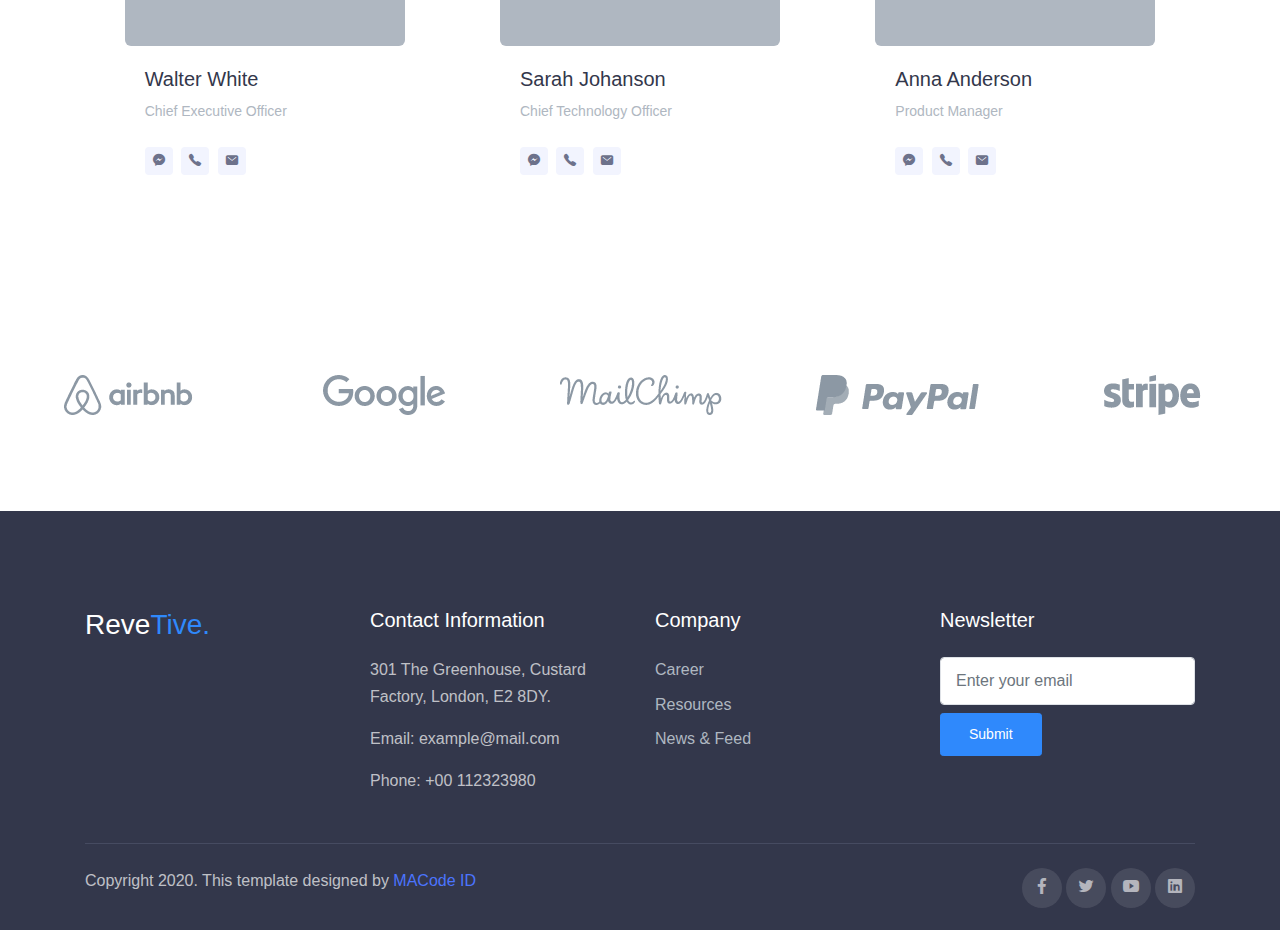
<file: html/about.html>
<!DOCTYPE html>
<html lang="en">
<head>
  <meta charset="UTF-8">
  <meta name="viewport" content="width=device-width, initial-scale=1.0">

  <meta http-equiv="X-UA-Compatible" content="IE=edge">

  <meta name="copyright" content="MACode ID, https://macodeid.com/">

  <title>Revetive - Free Business Corporate Template By MACode ID</title>

  <link rel="stylesheet" href="../assets/css/bootstrap.css">
  
  <link rel="stylesheet" href="../assets/css/maicons.css">

  <link rel="stylesheet" href="../assets/vendor/animate/animate.css">

  <link rel="stylesheet" href="../assets/vendor/owl-carousel/css/owl.carousel.css">

  <link rel="stylesheet" href="../assets/vendor/fancybox/css/jquery.fancybox.css">

  <link rel="stylesheet" href="../assets/css/theme.css">

</head>
<body>

  <!-- Back to top button -->
  <div class="back-to-top"></div>

  <header>
    <div class="top-bar">
      <div class="container">
        <div class="row align-items-center">
          <div class="col-md-8">
            <div class="d-inline-block">
              <span class="mai-mail fg-primary"></span> <a href="mailto:contact@mail.com">contact@mail.com</a>
            </div>
            <div class="d-inline-block ml-2">
              <span class="mai-call fg-primary"></span> <a href="tel:+0011223495">+0011223495</a>
            </div>
          </div>
          <div class="col-md-4 text-right d-none d-md-block">
            <div class="social-mini-button">
              <a href="#"><span class="mai-logo-facebook-f"></span></a>
              <a href="#"><span class="mai-logo-twitter"></span></a>
              <a href="#"><span class="mai-logo-youtube"></span></a>
              <a href="#"><span class="mai-logo-linkedin"></span></a>
            </div>
          </div>
        </div>
      </div> <!-- .container -->
    </div> <!-- .top-bar -->

    <nav class="navbar navbar-expand-lg navbar-light">
      <div class="container">
        <a href="index.html" class="navbar-brand">Reve<span class="text-primary">Tive.</span></a>

        <button class="navbar-toggler" data-toggle="collapse" data-target="#navbarContent" aria-controls="navbarContent" aria-expanded="false" aria-label="Toggle navigation">
          <span class="navbar-toggler-icon"></span>
        </button>

        <div class="navbar-collapse collapse" id="navbarContent">
          <ul class="navbar-nav ml-auto pt-3 pt-lg-0">
            <li class="nav-item">
              <a href="index.html" class="nav-link">Home</a>
            </li>
            <li class="nav-item active">
              <a href="about.html" class="nav-link">About</a>
            </li>
            <li class="nav-item">
              <a href="services.html" class="nav-link">Services</a>
            </li>
            <li class="nav-item">
              <a href="portfolio.html" class="nav-link">Projects</a>
            </li>
            <li class="nav-item">
              <a href="blog.html" class="nav-link">News</a>
            </li>
            <li class="nav-item">
              <a href="contact.html" class="nav-link">Contact</a>
            </li>
          </ul>
        </div>
      </div> <!-- .container -->
    </nav> <!-- .navbar -->

    <div class="page-banner bg-img bg-img-parallax overlay-dark" style="background-image: url(../assets/img/bg_image_3.jpg);">
      <div class="container h-100">
        <div class="row justify-content-center align-items-center h-100">
          <div class="col-lg-8">
            <nav aria-label="breadcrumb">
              <ol class="breadcrumb breadcrumb-dark bg-transparent justify-content-center py-0">
                <li class="breadcrumb-item"><a href="index.html">Home</a></li>
                <li class="breadcrumb-item active" aria-current="page">About</li>
              </ol>
            </nav>
            <h1 class="fg-white text-center">About</h1>
          </div>
        </div>
      </div>
    </div> <!-- .page-banner -->
  </header>

  <main>
    <div class="page-section">
      <div class="container">
        <div class="row align-items-center">
          <div class="col-lg-6 py-3">
            <div class="subhead">About Us</div>
            <h2 class="title-section">We are <span class="fg-primary">Professional Teams</span> to Growth your Business</h2>

            <p>But I must explain to you how all this mistaken idea of denouncing pleasure and praising pain was born and I will give you a complete account of the system, and expound the actual teachings of the great explorer of</p>
          </div>
          <div class="col-lg-6 py-3">
            <div class="about-img">
              <img src="/assets/img/about.jpg" alt="">
            </div>
          </div>
        </div>
      </div> <!-- .container -->
    </div> <!-- .page-section -->

    <div class="page-section">
      <div class="container">
        <div class="text-center">
          <div class="subhead">Our Teams</div>
          <h2 class="title-section">The Expert Team on ReveTive</h2>
        </div>

        <div class="owl-carousel team-carousel mt-5">
          <div class="team-wrap">
            <div class="team-profile">
              <img src="../assets/img/teams/team_1.jpg" alt="">
            </div>
            <div class="team-content">
              <h5>Walter White</h5>
              <div class="text-sm fg-grey">Chief Executive Officer</div>

              <div class="social-button">
                <a href="#"><span class="mai-logo-facebook-messenger"></span></a>
                <a href="#"><span class="mai-call"></span></a>
                <a href="#"><span class="mai-mail"></span></a>
              </div>
            </div>
          </div>

          <div class="team-wrap">
            <div class="team-profile">
              <img src="../assets/img/teams/team_2.jpg" alt="">
            </div>
            <div class="team-content">
              <h5>Sarah Johanson</h5>
              <div class="text-sm fg-grey">Chief Technology Officer</div>

              <div class="social-button">
                <a href="#"><span class="mai-logo-facebook-messenger"></span></a>
                <a href="#"><span class="mai-call"></span></a>
                <a href="#"><span class="mai-mail"></span></a>
              </div>
            </div>
          </div>

          <div class="team-wrap">
            <div class="team-profile">
              <img src="../assets/img/teams/team_3.jpg" alt="">
            </div>
            <div class="team-content">
              <h5>Anna Anderson</h5>
              <div class="text-sm fg-grey">Product Manager</div>

              <div class="social-button">
                <a href="#"><span class="mai-logo-facebook-messenger"></span></a>
                <a href="#"><span class="mai-call"></span></a>
                <a href="#"><span class="mai-mail"></span></a>
              </div>
            </div>
          </div>

        </div>
      </div> <!-- .container -->
    </div> <!-- .page-section -->

    <div class="page-section">
      <div class="container-fluid">
        <div class="row row-cols-md-3 row-cols-lg-5 justify-content-center text-center">
          <div class="py-3 px-5">
            <img src="../assets/img/clients/airbnb.png" alt="">
          </div>
          <div class="py-3 px-5">
            <img src="../assets/img/clients/google.png" alt="">
          </div>
          <div class="py-3 px-5">
            <img src="../assets/img/clients/mailchimp.png" alt="">
          </div>
          <div class="py-3 px-5">
            <img src="../assets/img/clients/paypal.png" alt="">
          </div>
          <div class="py-3 px-5">
            <img src="../assets/img/clients/stripe.png" alt="">
          </div>
        </div>
      </div> <!-- .container-fluid -->
    </div> <!-- .page-section -->
  </main>

  <footer class="page-footer">
    <div class="container">
      <div class="row">
        <div class="col-lg-3 py-3">
          <h3>Reve<span class="fg-primary">Tive.</span></h3>
        </div>
        <div class="col-lg-3 py-3">
          <h5>Contact Information</h5>
          <p>301 The Greenhouse, Custard Factory, London, E2 8DY.</p>
          <p>Email: example@mail.com</p>
          <p>Phone: +00 112323980</p>
        </div>
        <div class="col-lg-3 py-3">
          <h5>Company</h5>
          <ul class="footer-menu">
            <li><a href="#">Career</a></li>
            <li><a href="#">Resources</a></li>
            <li><a href="#">News & Feed</a></li>
          </ul>
        </div>
        <div class="col-lg-3 py-3">
          <h5>Newsletter</h5>
          <form action="#">
            <input type="text" class="form-control" placeholder="Enter your email">
            <button type="submit" class="btn btn-primary btn-sm mt-2">Submit</button>
          </form>
        </div>
      </div>

      <hr>

      <div class="row mt-4">
        <div class="col-md-6">
          <p>Copyright 2020. This template designed by <a href="https://macodeid.com">MACode ID</a></p>
        </div>
        <div class="col-md-6 text-right">
          <div class="sosmed-button">
            <a href="#"><span class="mai-logo-facebook-f"></span></a>
            <a href="#"><span class="mai-logo-twitter"></span></a>
            <a href="#"><span class="mai-logo-youtube"></span></a>
            <a href="#"><span class="mai-logo-linkedin"></span></a>
          </div>
        </div>
      </div>
    </div>
  </footer>

  
<script src="../assets/js/jquery-3.5.1.min.js"></script>

<script src="../assets/js/bootstrap.bundle.min.js"></script>

<script src="../assets/vendor/owl-carousel/js/owl.carousel.min.js"></script>

<script src="../assets/vendor/wow/wow.min.js"></script>

<script src="../assets/vendor/fancybox/js/jquery.fancybox.min.js"></script>

<script src="../assets/vendor/isotope/isotope.pkgd.min.js"></script>

<script src="../assets/js/google-maps.js"></script>

<script src="../assets/js/theme.js"></script>

</body>
</html>
</file>
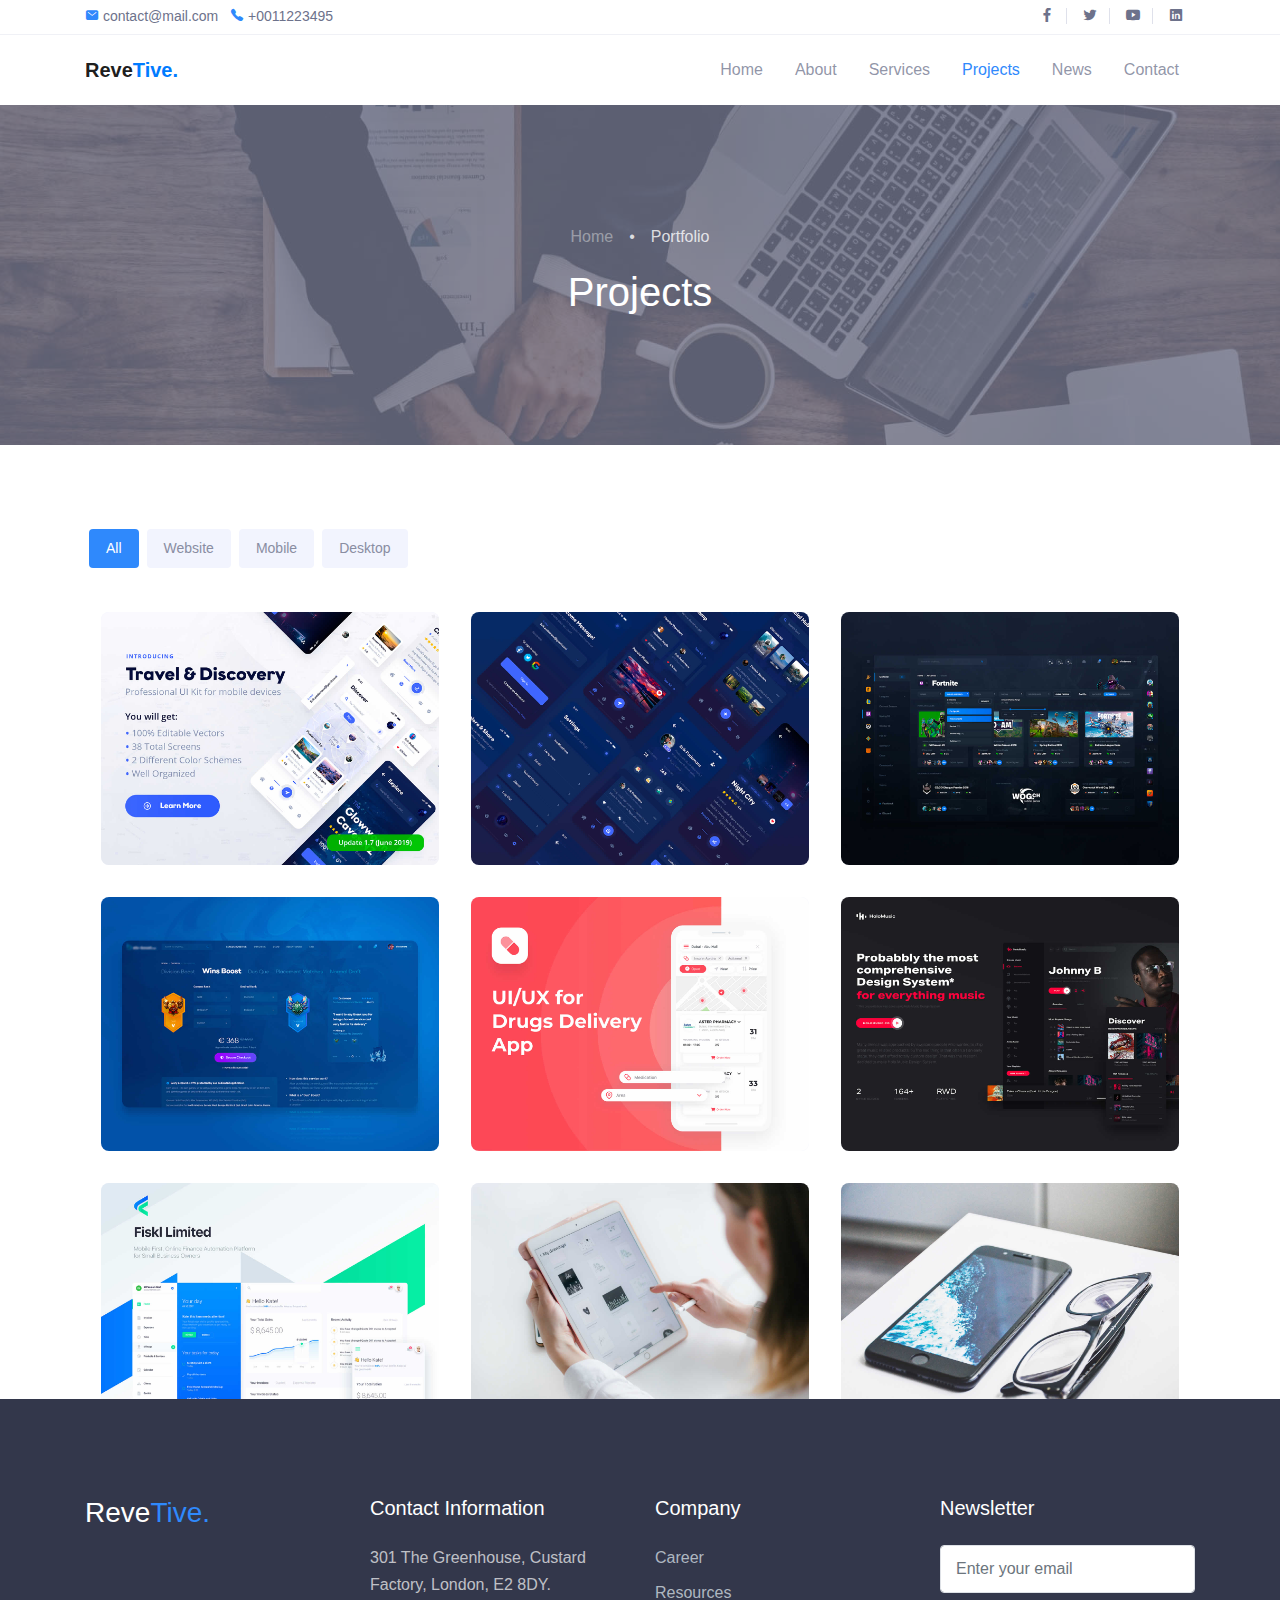
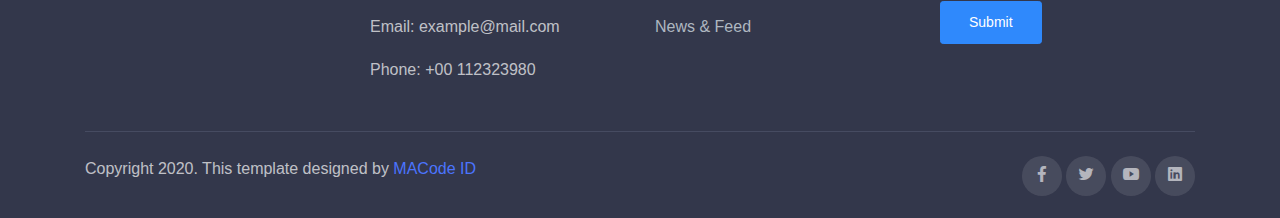
<file: html/portfolio.html>
<!DOCTYPE html>
<html lang="en">
<head>
  <meta charset="UTF-8">
  <meta name="viewport" content="width=device-width, initial-scale=1.0">

  <meta http-equiv="X-UA-Compatible" content="IE=edge">

  <meta name="copyright" content="MACode ID, https://macodeid.com/">

  <title>Revetive - Free Business Corporate Template By MACode ID</title>

  <link rel="stylesheet" href="../assets/css/bootstrap.css">
  
  <link rel="stylesheet" href="../assets/css/maicons.css">

  <link rel="stylesheet" href="../assets/vendor/animate/animate.css">

  <link rel="stylesheet" href="../assets/vendor/owl-carousel/css/owl.carousel.css">

  <link rel="stylesheet" href="../assets/vendor/fancybox/css/jquery.fancybox.css">

  <link rel="stylesheet" href="../assets/css/theme.css">

</head>
<body>

  <!-- Back to top button -->
  <div class="back-to-top"></div>

  <header>
    <div class="top-bar">
      <div class="container">
        <div class="row align-items-center">
          <div class="col-md-8">
            <div class="d-inline-block">
              <span class="mai-mail fg-primary"></span> <a href="mailto:contact@mail.com">contact@mail.com</a>
            </div>
            <div class="d-inline-block ml-2">
              <span class="mai-call fg-primary"></span> <a href="tel:+0011223495">+0011223495</a>
            </div>
          </div>
          <div class="col-md-4 text-right d-none d-md-block">
            <div class="social-mini-button">
              <a href="#"><span class="mai-logo-facebook-f"></span></a>
              <a href="#"><span class="mai-logo-twitter"></span></a>
              <a href="#"><span class="mai-logo-youtube"></span></a>
              <a href="#"><span class="mai-logo-linkedin"></span></a>
            </div>
          </div>
        </div>
      </div> <!-- .container -->
    </div> <!-- .top-bar -->

    <nav class="navbar navbar-expand-lg navbar-light">
      <div class="container">
        <a href="index.html" class="navbar-brand">Reve<span class="text-primary">Tive.</span></a>

        <button class="navbar-toggler" data-toggle="collapse" data-target="#navbarContent" aria-controls="navbarContent" aria-expanded="false" aria-label="Toggle navigation">
          <span class="navbar-toggler-icon"></span>
        </button>

        <div class="navbar-collapse collapse" id="navbarContent">
          <ul class="navbar-nav ml-auto pt-3 pt-lg-0">
            <li class="nav-item">
              <a href="index.html" class="nav-link">Home</a>
            </li>
            <li class="nav-item">
              <a href="about.html" class="nav-link">About</a>
            </li>
            <li class="nav-item">
              <a href="services.html" class="nav-link">Services</a>
            </li>
            <li class="nav-item active">
              <a href="portfolio.html" class="nav-link">Projects</a>
            </li>
            <li class="nav-item">
              <a href="blog.html" class="nav-link">News</a>
            </li>
            <li class="nav-item">
              <a href="contact.html" class="nav-link">Contact</a>
            </li>
          </ul>
        </div>
      </div> <!-- .container -->
    </nav> <!-- .navbar -->

    <div class="page-banner bg-img bg-img-parallax overlay-dark" style="background-image: url(../assets/img/bg_image_3.jpg);">
      <div class="container h-100">
        <div class="row justify-content-center align-items-center h-100">
          <div class="col-lg-8">
            <nav aria-label="breadcrumb">
              <ol class="breadcrumb breadcrumb-dark bg-transparent justify-content-center py-0">
                <li class="breadcrumb-item"><a href="index.html">Home</a></li>
                <li class="breadcrumb-item active" aria-current="page">Portfolio</li>
              </ol>
            </nav>
            <h1 class="fg-white text-center">Projects</h1>
          </div>
        </div>
      </div>
    </div> <!-- .page-banner -->
  </header>

  <main>
    <div class="page-section">
      <div class="container">
        <div class="filterable-btn">
          <button class="btn active" data-filter="*">All</button>
          <button class="btn" data-filter=".web">Website</button>
          <button class="btn" data-filter=".mobile">Mobile</button>
          <button class="btn" data-filter=".desktop">Desktop</button>
        </div>

        <div class="grid mt-3">
          <div class="grid-item mobile">
            <div class="portfolio">
              <a href="../assets/img/portfolio/work-1.jpg" data-fancybox="portfolio">
                <img src="../assets/img/portfolio/work-1.jpg" alt="">
              </a>
            </div>
          </div>
          <div class="grid-item mobile">
            <div class="portfolio">
              <a href="../assets/img/portfolio/work-2.jpg" data-fancybox="portfolio">
                <img src="../assets/img/portfolio/work-2.jpg" alt="">
              </a>
            </div>
          </div>
          <div class="grid-item web desktop">
            <div class="portfolio">
              <a href="../assets/img/portfolio/work-3.jpg" data-fancybox="portfolio">
                <img src="../assets/img/portfolio/work-3.jpg" alt="">
              </a>
            </div>
          </div>
          <div class="grid-item web">
            <div class="portfolio">
              <a href="../assets/img/portfolio/work-4.jpg" data-fancybox="portfolio">
                <img src="../assets/img/portfolio/work-4.jpg" alt="">
              </a>
            </div>
          </div>
          <div class="grid-item mobile">
            <div class="portfolio">
              <a href="../assets/img/portfolio/work-5.jpg" data-fancybox="portfolio">
                <img src="../assets/img/portfolio/work-5.jpg" alt="">
              </a>
            </div>
          </div>
          <div class="grid-item web desktop">
            <div class="portfolio">
              <a href="../assets/img/portfolio/work-6.jpg" data-fancybox="portfolio">
                <img src="../assets/img/portfolio/work-6.jpg" alt="">
              </a>
            </div>
          </div>
          <div class="grid-item web">
            <div class="portfolio">
              <a href="../assets/img/portfolio/work-7.jpg" data-fancybox="portfolio">
                <img src="../assets/img/portfolio/work-7.jpg" alt="">
              </a>
            </div>
          </div>
          <div class="grid-item mobile">
            <div class="portfolio">
              <a href="../assets/img/portfolio/work-8.jpg" data-fancybox="portfolio">
                <img src="../assets/img/portfolio/work-8.jpg" alt="">
              </a>
            </div>
          </div>
          <div class="grid-item mobile">
            <div class="portfolio">
              <a href="../assets/img/portfolio/work-9.jpg" data-fancybox="portfolio">
                <img src="../assets/img/portfolio/work-9.jpg" alt="">
              </a>
            </div>
          </div>
        </div> <!-- .grid -->
        <div class="mt-5 text-center">
          <button class="btn btn-primary">Load More</button>
        </div>
      </div> <!-- .container -->
    </div> <!-- .page-section -->
  </main>

  <footer class="page-footer">
    <div class="container">
      <div class="row">
        <div class="col-lg-3 py-3">
          <h3>Reve<span class="fg-primary">Tive.</span></h3>
        </div>
        <div class="col-lg-3 py-3">
          <h5>Contact Information</h5>
          <p>301 The Greenhouse, Custard Factory, London, E2 8DY.</p>
          <p>Email: example@mail.com</p>
          <p>Phone: +00 112323980</p>
        </div>
        <div class="col-lg-3 py-3">
          <h5>Company</h5>
          <ul class="footer-menu">
            <li><a href="#">Career</a></li>
            <li><a href="#">Resources</a></li>
            <li><a href="#">News & Feed</a></li>
          </ul>
        </div>
        <div class="col-lg-3 py-3">
          <h5>Newsletter</h5>
          <form action="#">
            <input type="text" class="form-control" placeholder="Enter your email">
            <button type="submit" class="btn btn-primary btn-sm mt-2">Submit</button>
          </form>
        </div>
      </div>

      <hr>

      <div class="row mt-4">
        <div class="col-md-6">
          <p>Copyright 2020. This template designed by <a href="https://macodeid.com">MACode ID</a></p>
        </div>
        <div class="col-md-6 text-right">
          <div class="sosmed-button">
            <a href="#"><span class="mai-logo-facebook-f"></span></a>
            <a href="#"><span class="mai-logo-twitter"></span></a>
            <a href="#"><span class="mai-logo-youtube"></span></a>
            <a href="#"><span class="mai-logo-linkedin"></span></a>
          </div>
        </div>
      </div>
    </div>
  </footer>

  
<script src="../assets/js/jquery-3.5.1.min.js"></script>

<script src="../assets/js/bootstrap.bundle.min.js"></script>

<script src="../assets/vendor/owl-carousel/js/owl.carousel.min.js"></script>

<script src="../assets/vendor/wow/wow.min.js"></script>

<script src="../assets/vendor/fancybox/js/jquery.fancybox.min.js"></script>

<script src="../assets/vendor/isotope/isotope.pkgd.min.js"></script>

<script src="../assets/js/google-maps.js"></script>

<script src="../assets/js/theme.js"></script>

</body>
</html>
</file>
<file: assets/css/maicons.css>
@font-face {
  font-family: 'maicons';
  src:  url('../fonts/maicons.eot?c9nlkl');
  src:  url('../fonts/maicons.eot?c9nlkl#iefix') format('embedded-opentype'),
    url('../fonts/maicons.ttf?c9nlkl') format('truetype'),
    url('../fonts/maicons.woff?c9nlkl') format('woff'),
    url('../fonts/maicons.svg?c9nlkl#maicons') format('svg');
  font-weight: normal;
  font-style: normal;
  font-display: block;
}

[class^="mai-"], [class*=" mai-"] {
  /* use !important to prevent issues with browser extensions that change fonts */
  font-family: 'maicons' !important;
  speak: none;
  font-style: normal;
  font-weight: normal;
  font-variant: normal;
  text-transform: none;
  line-height: 1;

  /* Better Font Rendering =========== */
  -webkit-font-smoothing: antialiased;
  -moz-osx-font-smoothing: grayscale;
}

.mai-add:before {
  content: "\e900";
}
.mai-add-circle:before {
  content: "\e901";
}
.mai-add-circle-outline:before {
  content: "\e902";
}
.mai-airplane:before {
  content: "\e903";
}
.mai-airplane-outline:before {
  content: "\e904";
}
.mai-alarm:before {
  content: "\e905";
}
.mai-alarm-outline:before {
  content: "\e906";
}
.mai-albums:before {
  content: "\e907";
}
.mai-albums-outline:before {
  content: "\e908";
}
.mai-alert:before {
  content: "\e909";
}
.mai-alert-circle:before {
  content: "\e90a";
}
.mai-alert-circle-outline:before {
  content: "\e90b";
}
.mai-analytics:before {
  content: "\e90c";
}
.mai-analytics-outline:before {
  content: "\e90d";
}
.mai-aperture:before {
  content: "\e90e";
}
.mai-aperture-outline:before {
  content: "\e90f";
}
.mai-apps:before {
  content: "\e910";
}
.mai-apps-outline:before {
  content: "\e911";
}
.mai-archive:before {
  content: "\e912";
}
.mai-archive-outline:before {
  content: "\e913";
}
.mai-arrow-back:before {
  content: "\e914";
}
.mai-arrow-back-circle:before {
  content: "\e915";
}
.mai-arrow-back-circle-outline:before {
  content: "\e916";
}
.mai-arrow-down:before {
  content: "\e917";
}
.mai-arrow-down-circle:before {
  content: "\e918";
}
.mai-arrow-down-circle-outline:before {
  content: "\e919";
}
.mai-arrow-forward:before {
  content: "\e91a";
}
.mai-arrow-forward-circle:before {
  content: "\e91b";
}
.mai-arrow-forward-circle-outline:before {
  content: "\e91c";
}
.mai-arrow-redo:before {
  content: "\e91d";
}
.mai-arrow-redo-circle:before {
  content: "\e91e";
}
.mai-arrow-redo-circle-outline:before {
  content: "\e91f";
}
.mai-arrow-redo-outline:before {
  content: "\e920";
}
.mai-arrow-undo:before {
  content: "\e921";
}
.mai-arrow-undo-circle:before {
  content: "\e922";
}
.mai-arrow-undo-circle-outline:before {
  content: "\e923";
}
.mai-arrow-undo-outline:before {
  content: "\e924";
}
.mai-arrow-up:before {
  content: "\e925";
}
.mai-arrow-up-circle:before {
  content: "\e926";
}
.mai-arrow-up-circle-outline:before {
  content: "\e927";
}
.mai-at:before {
  content: "\e928";
}
.mai-at-circle:before {
  content: "\e929";
}
.mai-at-circle-outline:before {
  content: "\e92a";
}
.mai-attach:before {
  content: "\e92b";
}
.mai-attach-outline:before {
  content: "\e92c";
}
.mai-backspace:before {
  content: "\e92d";
}
.mai-backspace-outline:before {
  content: "\e92e";
}
.mai-bandage:before {
  content: "\e92f";
}
.mai-bandage-outline:before {
  content: "\e930";
}
.mai-bar-chart:before {
  content: "\e932";
}
.mai-bar-chart-outline:before {
  content: "\e933";
}
.mai-barbell:before {
  content: "\e931";
}
.mai-barcode:before {
  content: "\e934";
}
.mai-barcode-outline:before {
  content: "\e935";
}
.mai-baseball:before {
  content: "\e936";
}
.mai-baseball-outline:before {
  content: "\e937";
}
.mai-basket:before {
  content: "\e938";
}
.mai-basket-outline:before {
  content: "\e93b";
}
.mai-basketball:before {
  content: "\e939";
}
.mai-basketball-outline:before {
  content: "\e93a";
}
.mai-battery-charging:before {
  content: "\e93c";
}
.mai-battery-dead:before {
  content: "\e93d";
}
.mai-battery-full:before {
  content: "\e93e";
}
.mai-battery-half:before {
  content: "\e93f";
}
.mai-beaker:before {
  content: "\e940";
}
.mai-beaker-outline:before {
  content: "\e941";
}
.mai-bed:before {
  content: "\e942";
}
.mai-bed-outline:before {
  content: "\e943";
}
.mai-beer:before {
  content: "\e944";
}
.mai-beer-outline:before {
  content: "\e945";
}
.mai-bicycle:before {
  content: "\e946";
}
.mai-bluetooth:before {
  content: "\e947";
}
.mai-boat:before {
  content: "\e948";
}
.mai-boat-outline:before {
  content: "\e949";
}
.mai-body:before {
  content: "\e94a";
}
.mai-body-outline:before {
  content: "\e94b";
}
.mai-bonfire:before {
  content: "\e94c";
}
.mai-bonfire-outline:before {
  content: "\e94d";
}
.mai-book:before {
  content: "\e94e";
}
.mai-book-outline:before {
  content: "\e953";
}
.mai-bookmark:before {
  content: "\e94f";
}
.mai-bookmark-outline:before {
  content: "\e950";
}
.mai-bookmarks:before {
  content: "\e951";
}
.mai-bookmarks-outline:before {
  content: "\e952";
}
.mai-briefcase:before {
  content: "\e954";
}
.mai-briefcase-outline:before {
  content: "\e955";
}
.mai-browsers:before {
  content: "\e956";
}
.mai-browsers-outline:before {
  content: "\e957";
}
.mai-brush:before {
  content: "\e958";
}
.mai-brush-outline:before {
  content: "\e959";
}
.mai-bug:before {
  content: "\e95a";
}
.mai-bug-outline:before {
  content: "\e95b";
}
.mai-build:before {
  content: "\e95c";
}
.mai-build-outline:before {
  content: "\e95d";
}
.mai-bulb:before {
  content: "\e95e";
}
.mai-bulb-outline:before {
  content: "\e95f";
}
.mai-bus:before {
  content: "\e960";
}
.mai-bus-outline:before {
  content: "\e963";
}
.mai-business:before {
  content: "\e961";
}
.mai-business-outline:before {
  content: "\e962";
}
.mai-cafe:before {
  content: "\e964";
}
.mai-cafe-outline:before {
  content: "\e965";
}
.mai-calculator:before {
  content: "\e966";
}
.mai-calculator-outline:before {
  content: "\e967";
}
.mai-calendar:before {
  content: "\e968";
}
.mai-calendar-outline:before {
  content: "\e969";
}
.mai-call:before {
  content: "\e96a";
}
.mai-call-outline:before {
  content: "\e96b";
}
.mai-camera:before {
  content: "\e96c";
}
.mai-camera-outline:before {
  content: "\e96d";
}
.mai-camera-reverse:before {
  content: "\e96e";
}
.mai-camera-reverse-outline:before {
  content: "\e96f";
}
.mai-car:before {
  content: "\e970";
}
.mai-car-outline:before {
  content: "\e97f";
}
.mai-car-sport:before {
  content: "\e980";
}
.mai-car-sport-outline:before {
  content: "\e981";
}
.mai-card:before {
  content: "\e971";
}
.mai-card-outline:before {
  content: "\e972";
}
.mai-caret-back:before {
  content: "\e973";
}
.mai-caret-back-circle:before {
  content: "\e974";
}
.mai-caret-back-circle-outline:before {
  content: "\e975";
}
.mai-caret-down:before {
  content: "\e976";
}
.mai-caret-down-circle:before {
  content: "\e977";
}
.mai-caret-down-circle-outline:before {
  content: "\e978";
}
.mai-caret-forward:before {
  content: "\e979";
}
.mai-caret-forward-circle:before {
  content: "\e97a";
}
.mai-caret-forward-circle-outline:before {
  content: "\e97b";
}
.mai-caret-up:before {
  content: "\e97c";
}
.mai-caret-up-circle:before {
  content: "\e97d";
}
.mai-caret-up-circle-outline:before {
  content: "\e97e";
}
.mai-cart:before {
  content: "\e982";
}
.mai-cart-outline:before {
  content: "\e983";
}
.mai-cash:before {
  content: "\e984";
}
.mai-cash-outline:before {
  content: "\e985";
}
.mai-chatbox:before {
  content: "\e986";
}
.mai-chatbox-ellipses:before {
  content: "\e987";
}
.mai-chatbox-ellipses-outline:before {
  content: "\e988";
}
.mai-chatbox-outline:before {
  content: "\e989";
}
.mai-chatbubble:before {
  content: "\e98a";
}
.mai-chatbubble-ellipses:before {
  content: "\e98b";
}
.mai-chatbubble-ellipses-outline:before {
  content: "\e98c";
}
.mai-chatbubble-outline:before {
  content: "\e98d";
}
.mai-chatbubbles:before {
  content: "\e98e";
}
.mai-chatbubbles-outline:before {
  content: "\e98f";
}
.mai-checkbox:before {
  content: "\e990";
}
.mai-checkbox-outline:before {
  content: "\e991";
}
.mai-checkmark:before {
  content: "\e992";
}
.mai-checkmark-circle:before {
  content: "\e993";
}
.mai-checkmark-circle-outline:before {
  content: "\e994";
}
.mai-checkmark-done:before {
  content: "\e995";
}
.mai-checkmark-done-circle:before {
  content: "\e996";
}
.mai-checkmark-done-circle-outline:before {
  content: "\e997";
}
.mai-chevron-back:before {
  content: "\e998";
}
.mai-chevron-back-circle:before {
  content: "\e999";
}
.mai-chevron-back-circle-outline:before {
  content: "\e99a";
}
.mai-chevron-down:before {
  content: "\e99b";
}
.mai-chevron-down-circle:before {
  content: "\e99c";
}
.mai-chevron-down-circle-outline:before {
  content: "\e99d";
}
.mai-chevron-forward:before {
  content: "\e99e";
}
.mai-chevron-forward-circle:before {
  content: "\e99f";
}
.mai-chevron-forward-circle-outline:before {
  content: "\e9a0";
}
.mai-chevron-up:before {
  content: "\e9a1";
}
.mai-chevron-up-circle:before {
  content: "\e9a2";
}
.mai-chevron-up-circle-outline:before {
  content: "\e9a3";
}
.mai-clipboard:before {
  content: "\e9a4";
}
.mai-clipboard-outline:before {
  content: "\e9a5";
}
.mai-close:before {
  content: "\e9a6";
}
.mai-close-circle:before {
  content: "\e9a7";
}
.mai-close-circle-outline:before {
  content: "\e9a8";
}
.mai-cloud:before {
  content: "\e9a9";
}
.mai-cloud-circle:before {
  content: "\e9aa";
}
.mai-cloud-circle-outline:before {
  content: "\e9ab";
}
.mai-cloud-done:before {
  content: "\e9ac";
}
.mai-cloud-done-outline:before {
  content: "\e9ad";
}
.mai-cloud-download:before {
  content: "\e9ae";
}
.mai-cloud-download-outline:before {
  content: "\e9af";
}
.mai-cloud-offline:before {
  content: "\e9b0";
}
.mai-cloud-offline-outline:before {
  content: "\e9b1";
}
.mai-cloud-outline:before {
  content: "\e9b2";
}
.mai-cloud-upload:before {
  content: "\e9b3";
}
.mai-cloud-upload-outline:before {
  content: "\e9b4";
}
.mai-cloudy:before {
  content: "\e9b5";
}
.mai-cloudy-night:before {
  content: "\e9b6";
}
.mai-cloudy-night-outline:before {
  content: "\e9b7";
}
.mai-cloudy-outline:before {
  content: "\e9b8";
}
.mai-code:before {
  content: "\e9b9";
}
.mai-code-download:before {
  content: "\e9ba";
}
.mai-code-slash:before {
  content: "\e9bb";
}
.mai-code-working:before {
  content: "\e9bc";
}
.mai-cog:before {
  content: "\e9bd";
}
.mai-color-fill:before {
  content: "\e9be";
}
.mai-color-fill-outline:before {
  content: "\e9bf";
}
.mai-color-filter:before {
  content: "\e9c0";
}
.mai-color-filter-outline:before {
  content: "\e9c1";
}
.mai-color-palette:before {
  content: "\e9c2";
}
.mai-color-palette-outline:before {
  content: "\e9c3";
}
.mai-color-wand:before {
  content: "\e9c4";
}
.mai-color-wand-outline:before {
  content: "\e9c5";
}
.mai-compass:before {
  content: "\e9c6";
}
.mai-compass-outline:before {
  content: "\e9c7";
}
.mai-construct:before {
  content: "\e9c8";
}
.mai-construct-outline:before {
  content: "\e9c9";
}
.mai-contract:before {
  content: "\e9ca";
}
.mai-contrast:before {
  content: "\e9cb";
}
.mai-copy:before {
  content: "\e9cc";
}
.mai-copy-outline:before {
  content: "\e9cd";
}
.mai-create:before {
  content: "\e9ce";
}
.mai-create-outline:before {
  content: "\e9cf";
}
.mai-crop:before {
  content: "\e9d0";
}
.mai-cube:before {
  content: "\e9d1";
}
.mai-cube-outline:before {
  content: "\e9d2";
}
.mai-cut:before {
  content: "\e9d3";
}
.mai-desktop:before {
  content: "\e9d4";
}
.mai-desktop-outline:before {
  content: "\e9d5";
}
.mai-disc:before {
  content: "\e9d6";
}
.mai-disc-outline:before {
  content: "\e9d7";
}
.mai-document:before {
  content: "\e9d8";
}
.mai-document-outline:before {
  content: "\e9d9";
}
.mai-document-text:before {
  content: "\e9dc";
}
.mai-document-text-outline:before {
  content: "\e9dd";
}
.mai-documents:before {
  content: "\e9da";
}
.mai-documents-outline:before {
  content: "\e9db";
}
.mai-download:before {
  content: "\e9de";
}
.mai-download-outline:before {
  content: "\e9df";
}
.mai-duplicate:before {
  content: "\e9e0";
}
.mai-duplicate-outline:before {
  content: "\e9e1";
}
.mai-ear:before {
  content: "\e9e2";
}
.mai-ear-outline:before {
  content: "\e9e3";
}
.mai-earth:before {
  content: "\e9e4";
}
.mai-earth-outline:before {
  content: "\e9e5";
}
.mai-easel:before {
  content: "\e9e6";
}
.mai-easel-outline:before {
  content: "\e9e7";
}
.mai-egg:before {
  content: "\e9e8";
}
.mai-egg-outline:before {
  content: "\e9e9";
}
.mai-ellipse:before {
  content: "\e9ea";
}
.mai-ellipse-outline:before {
  content: "\e9eb";
}
.mai-ellipsis-horizontal:before {
  content: "\e9ec";
}
.mai-ellipsis-horizontal-circle:before {
  content: "\e9ed";
}
.mai-ellipsis-vertical:before {
  content: "\e9ee";
}
.mai-ellipsis-vertical-circle:before {
  content: "\e9ef";
}
.mai-enter:before {
  content: "\e9f0";
}
.mai-enter-outline:before {
  content: "\e9f1";
}
.mai-exit:before {
  content: "\e9f2";
}
.mai-exit-outline:before {
  content: "\e9f3";
}
.mai-expand:before {
  content: "\e9f4";
}
.mai-eye:before {
  content: "\e9f5";
}
.mai-eye-off:before {
  content: "\e9f8";
}
.mai-eye-off-outline:before {
  content: "\e9f9";
}
.mai-eye-outline:before {
  content: "\e9fa";
}
.mai-eyedrop:before {
  content: "\e9f6";
}
.mai-eyedrop-outline:before {
  content: "\e9f7";
}
.mai-fast-food:before {
  content: "\e9fb";
}
.mai-fast-food-outline:before {
  content: "\e9fc";
}
.mai-female:before {
  content: "\e9fd";
}
.mai-file-tray:before {
  content: "\e9fe";
}
.mai-file-tray-full:before {
  content: "\e9ff";
}
.mai-file-tray-full-outline:before {
  content: "\ea00";
}
.mai-file-tray-outline:before {
  content: "\ea01";
}
.mai-film:before {
  content: "\ea02";
}
.mai-film-outline:before {
  content: "\ea03";
}
.mai-filter:before {
  content: "\ea04";
}
.mai-finger-print:before {
  content: "\ea05";
}
.mai-fitness:before {
  content: "\ea06";
}
.mai-fitness-outline:before {
  content: "\ea07";
}
.mai-flag:before {
  content: "\ea08";
}
.mai-flag-outline:before {
  content: "\ea09";
}
.mai-flame:before {
  content: "\ea0a";
}
.mai-flame-outline:before {
  content: "\ea0b";
}
.mai-flash:before {
  content: "\ea0c";
}
.mai-flash-off:before {
  content: "\ea0f";
}
.mai-flash-off-outline:before {
  content: "\ea10";
}
.mai-flash-outline:before {
  content: "\ea11";
}
.mai-flashlight:before {
  content: "\ea0d";
}
.mai-flashlight-outline:before {
  content: "\ea0e";
}
.mai-flask:before {
  content: "\ea12";
}
.mai-flask-outline:before {
  content: "\ea13";
}
.mai-flower:before {
  content: "\ea14";
}
.mai-flower-outline:before {
  content: "\ea15";
}
.mai-folder:before {
  content: "\ea16";
}
.mai-folder-open:before {
  content: "\ea17";
}
.mai-folder-open-outline:before {
  content: "\ea18";
}
.mai-folder-outline:before {
  content: "\ea19";
}
.mai-football:before {
  content: "\ea1a";
}
.mai-football-outline:before {
  content: "\ea1b";
}
.mai-funnel:before {
  content: "\ea1c";
}
.mai-funnel-outline:before {
  content: "\ea1d";
}
.mai-game-controller:before {
  content: "\ea1e";
}
.mai-game-controller-outline:before {
  content: "\ea1f";
}
.mai-gift:before {
  content: "\ea20";
}
.mai-gift-outline:before {
  content: "\ea21";
}
.mai-git-branch:before {
  content: "\ea22";
}
.mai-git-commit:before {
  content: "\ea23";
}
.mai-git-compare:before {
  content: "\ea24";
}
.mai-git-merge:before {
  content: "\ea25";
}
.mai-git-network:before {
  content: "\ea26";
}
.mai-git-pull-request:before {
  content: "\ea27";
}
.mai-glasses:before {
  content: "\ea28";
}
.mai-glasses-outline:before {
  content: "\ea29";
}
.mai-globe:before {
  content: "\ea2a";
}
.mai-globe-outline:before {
  content: "\ea2b";
}
.mai-golf:before {
  content: "\ea2c";
}
.mai-golf-outline:before {
  content: "\ea2d";
}
.mai-grid:before {
  content: "\ea2e";
}
.mai-grid-outline:before {
  content: "\ea2f";
}
.mai-hammer:before {
  content: "\ea30";
}
.mai-hammer-outline:before {
  content: "\ea31";
}
.mai-hand-left:before {
  content: "\ea32";
}
.mai-hand-left-outline:before {
  content: "\ea33";
}
.mai-hand-right:before {
  content: "\ea34";
}
.mai-hand-right-outline:before {
  content: "\ea35";
}
.mai-happy:before {
  content: "\ea36";
}
.mai-happy-outline:before {
  content: "\ea37";
}
.mai-hardware-chip:before {
  content: "\ea38";
}
.mai-hardware-chip-outline:before {
  content: "\ea39";
}
.mai-headset:before {
  content: "\ea3a";
}
.mai-headset-outline:before {
  content: "\ea3b";
}
.mai-heart:before {
  content: "\ea3c";
}
.mai-heart-circle:before {
  content: "\ea3d";
}
.mai-heart-circle-outline:before {
  content: "\ea3e";
}
.mai-heart-dislike:before {
  content: "\ea3f";
}
.mai-heart-dislike-circle:before {
  content: "\ea40";
}
.mai-heart-dislike-circle-outline:before {
  content: "\ea41";
}
.mai-heart-dislike-outline:before {
  content: "\ea42";
}
.mai-heart-half:before {
  content: "\ea43";
}
.mai-heart-half-outline:before {
  content: "\ea44";
}
.mai-heart-outline:before {
  content: "\ea45";
}
.mai-help:before {
  content: "\ea46";
}
.mai-help-buoy:before {
  content: "\ea47";
}
.mai-help-buoy-outline:before {
  content: "\ea48";
}
.mai-help-circle:before {
  content: "\ea49";
}
.mai-help-circle-outline:before {
  content: "\ea4a";
}
.mai-home:before {
  content: "\ea4b";
}
.mai-home-outline:before {
  content: "\ea4c";
}
.mai-hourglass:before {
  content: "\ea4d";
}
.mai-hourglass-outline:before {
  content: "\ea4e";
}
.mai-ice-cream:before {
  content: "\ea4f";
}
.mai-ice-cream-outline:before {
  content: "\ea50";
}
.mai-image:before {
  content: "\ea51";
}
.mai-image-outline:before {
  content: "\ea52";
}
.mai-images:before {
  content: "\ea53";
}
.mai-images-outline:before {
  content: "\ea54";
}
.mai-infinite:before {
  content: "\ea55";
}
.mai-information:before {
  content: "\ea56";
}
.mai-information-circle:before {
  content: "\ea57";
}
.mai-information-circle-outline:before {
  content: "\ea58";
}
.mai-journal:before {
  content: "\ea59";
}
.mai-journal-outline:before {
  content: "\ea5a";
}
.mai-key:before {
  content: "\ea5b";
}
.mai-key-outline:before {
  content: "\ea5c";
}
.mai-keypad:before {
  content: "\ea5d";
}
.mai-keypad-outline:before {
  content: "\ea5e";
}
.mai-language:before {
  content: "\ea5f";
}
.mai-laptop:before {
  content: "\ea60";
}
.mai-laptop-outline:before {
  content: "\ea61";
}
.mai-layers:before {
  content: "\ea62";
}
.mai-layers-outline:before {
  content: "\ea63";
}
.mai-leaf:before {
  content: "\ea64";
}
.mai-leaf-outline:before {
  content: "\ea65";
}
.mai-library:before {
  content: "\ea66";
}
.mai-library-outline:before {
  content: "\ea67";
}
.mai-link:before {
  content: "\ea68";
}
.mai-list:before {
  content: "\ea69";
}
.mai-list-circle:before {
  content: "\ea6a";
}
.mai-list-circle-outline:before {
  content: "\ea6b";
}
.mai-locate:before {
  content: "\ea6c";
}
.mai-location:before {
  content: "\ea6d";
}
.mai-location-outline:before {
  content: "\ea6e";
}
.mai-lock-closed:before {
  content: "\ea6f";
}
.mai-lock-closed-outline:before {
  content: "\ea70";
}
.mai-lock-open:before {
  content: "\ea71";
}
.mai-lock-open-outline:before {
  content: "\ea72";
}
.mai-log-in:before {
  content: "\ea73";
}
.mai-log-in-outline:before {
  content: "\ea74";
}
.mai-log-out:before {
  content: "\ea75";
}
.mai-log-out-outline:before {
  content: "\ea76";
}
.mai-logo-500px:before {
  content: "\ea8e";
}
.mai-logo-accessible-icon:before {
  content: "\eaef";
}
.mai-logo-accusoft:before {
  content: "\eba2";
}
.mai-logo-algolia:before {
  content: "\eba3";
}
.mai-logo-alipay:before {
  content: "\eba4";
}
.mai-logo-amazon:before {
  content: "\eba5";
}
.mai-logo-amplify:before {
  content: "\eba6";
}
.mai-logo-android:before {
  content: "\eba7";
}
.mai-logo-angular:before {
  content: "\eba8";
}
.mai-logo-apple:before {
  content: "\eba9";
}
.mai-logo-apple-appstore:before {
  content: "\ebaa";
}
.mai-logo-aws:before {
  content: "\ebab";
}
.mai-logo-behance:before {
  content: "\ebac";
}
.mai-logo-bitbucket:before {
  content: "\ebad";
}
.mai-logo-bitcoin:before {
  content: "\ebae";
}
.mai-logo-blackberry:before {
  content: "\ebaf";
}
.mai-logo-blogger:before {
  content: "\ebb0";
}
.mai-logo-buffer:before {
  content: "\ebb1";
}
.mai-logo-buysellads:before {
  content: "\ebb2";
}
.mai-logo-capacitor:before {
  content: "\ebb3";
}
.mai-logo-cc-amazon-pay:before {
  content: "\ebb4";
}
.mai-logo-cc-amex:before {
  content: "\ebb5";
}
.mai-logo-cc-apple-pay:before {
  content: "\ebb6";
}
.mai-logo-cc-diners-club:before {
  content: "\ebb7";
}
.mai-logo-cc-discover:before {
  content: "\ebb8";
}
.mai-logo-cc-jcb:before {
  content: "\ebb9";
}
.mai-logo-cc-mastercard:before {
  content: "\ebba";
}
.mai-logo-cc-paypal:before {
  content: "\ebbb";
}
.mai-logo-cc-stripe:before {
  content: "\ebbc";
}
.mai-logo-cc-visa:before {
  content: "\ebbd";
}
.mai-logo-chrome:before {
  content: "\ebbe";
}
.mai-logo-closed-captioning:before {
  content: "\ebbf";
}
.mai-logo-codepen:before {
  content: "\ebc0";
}
.mai-logo-cpanel:before {
  content: "\ebc1";
}
.mai-logo-creative-commons:before {
  content: "\ebc2";
}
.mai-logo-css3:before {
  content: "\ebc3";
}
.mai-logo-cuttlefish:before {
  content: "\ebc4";
}
.mai-logo-d-and-d:before {
  content: "\ebc5";
}
.mai-logo-dashcube:before {
  content: "\ebc6";
}
.mai-logo-designernews:before {
  content: "\ebc7";
}
.mai-logo-deviantart:before {
  content: "\ebc8";
}
.mai-logo-digg:before {
  content: "\ebc9";
}
.mai-logo-digital-ocean:before {
  content: "\ebca";
}
.mai-logo-discord:before {
  content: "\ebcb";
}
.mai-logo-discourse:before {
  content: "\ebcc";
}
.mai-logo-dochub:before {
  content: "\ebcd";
}
.mai-logo-docker:before {
  content: "\ebce";
}
.mai-logo-dribbble:before {
  content: "\ebcf";
}
.mai-logo-dropbox:before {
  content: "\ebd0";
}
.mai-logo-drupal:before {
  content: "\ebd1";
}
.mai-logo-dyalog:before {
  content: "\ebd2";
}
.mai-logo-earlybirds:before {
  content: "\ebd3";
}
.mai-logo-ebay:before {
  content: "\ebd4";
}
.mai-logo-edge:before {
  content: "\ebd5";
}
.mai-logo-electron:before {
  content: "\ebd6";
}
.mai-logo-elementor:before {
  content: "\ebd7";
}
.mai-logo-ello:before {
  content: "\ebd8";
}
.mai-logo-ember:before {
  content: "\ebd9";
}
.mai-logo-empire:before {
  content: "\ebda";
}
.mai-logo-envira:before {
  content: "\ebdb";
}
.mai-logo-erlang:before {
  content: "\ebdc";
}
.mai-logo-etsy:before {
  content: "\ebdd";
}
.mai-logo-euro:before {
  content: "\ebde";
}
.mai-logo-expeditedssl:before {
  content: "\ebdf";
}
.mai-logo-facebook:before {
  content: "\ebe0";
}
.mai-logo-facebook-f:before {
  content: "\ebe1";
}
.mai-logo-facebook-messenger:before {
  content: "\ebe2";
}
.mai-logo-firebase:before {
  content: "\ebe3";
}
.mai-logo-firefox:before {
  content: "\ebe4";
}
.mai-logo-flickr:before {
  content: "\ebe5";
}
.mai-logo-flipboard:before {
  content: "\ebe6";
}
.mai-logo-fly:before {
  content: "\ebe7";
}
.mai-logo-foursquare:before {
  content: "\ebe8";
}
.mai-logo-freebsd:before {
  content: "\ebe9";
}
.mai-logo-gg:before {
  content: "\ebea";
}
.mai-logo-git:before {
  content: "\ebeb";
}
.mai-logo-github:before {
  content: "\ebec";
}
.mai-logo-github-alt:before {
  content: "\ebed";
}
.mai-logo-gitlab:before {
  content: "\ebee";
}
.mai-logo-gitter:before {
  content: "\ebef";
}
.mai-logo-glide:before {
  content: "\ebf0";
}
.mai-logo-glide-g:before {
  content: "\ebf1";
}
.mai-logo-google:before {
  content: "\ebf2";
}
.mai-logo-google-drive:before {
  content: "\ebf3";
}
.mai-logo-google-play:before {
  content: "\ebf4";
}
.mai-logo-google-playstore:before {
  content: "\ebf5";
}
.mai-logo-google-plus:before {
  content: "\ebf6";
}
.mai-logo-google-plus-g:before {
  content: "\ebf7";
}
.mai-logo-google-wallet:before {
  content: "\ebf8";
}
.mai-logo-grunt:before {
  content: "\ebf9";
}
.mai-logo-gulp:before {
  content: "\ebfa";
}
.mai-logo-hackernews:before {
  content: "\ebfb";
}
.mai-logo-hotjar:before {
  content: "\ebfc";
}
.mai-logo-html5:before {
  content: "\ebfd";
}
.mai-logo-hubspot:before {
  content: "\ebfe";
}
.mai-logo-imdb:before {
  content: "\ebff";
}
.mai-logo-instagram:before {
  content: "\ec00";
}
.mai-logo-internet-explorer:before {
  content: "\ec01";
}
.mai-logo-ionic:before {
  content: "\ec02";
}
.mai-logo-ionitron:before {
  content: "\ec03";
}
.mai-logo-itunes:before {
  content: "\ec04";
}
.mai-logo-java:before {
  content: "\ec05";
}
.mai-logo-javascript:before {
  content: "\ec06";
}
.mai-logo-joomla:before {
  content: "\ec07";
}
.mai-logo-jsfiddle:before {
  content: "\ec08";
}
.mai-logo-keycdn:before {
  content: "\ec09";
}
.mai-logo-laravel:before {
  content: "\ec0a";
}
.mai-logo-lastfm:before {
  content: "\ec0b";
}
.mai-logo-leanpub:before {
  content: "\ec0c";
}
.mai-logo-less:before {
  content: "\ec0d";
}
.mai-logo-line:before {
  content: "\ec0e";
}
.mai-logo-linkedin:before {
  content: "\ec0f";
}
.mai-logo-linux:before {
  content: "\ec10";
}
.mai-logo-magento:before {
  content: "\ec11";
}
.mai-logo-mailchimp:before {
  content: "\ec12";
}
.mai-logo-markdown:before {
  content: "\ec13";
}
.mai-logo-maxcdn:before {
  content: "\ec14";
}
.mai-logo-medium:before {
  content: "\ec15";
}
.mai-logo-medium-m:before {
  content: "\ec16";
}
.mai-logo-meetup:before {
  content: "\ec17";
}
.mai-logo-microsoft:before {
  content: "\ec18";
}
.mai-logo-mix:before {
  content: "\ec19";
}
.mai-logo-mixcloud:before {
  content: "\ec1a";
}
.mai-logo-nodejs:before {
  content: "\ec1b";
}
.mai-logo-npm:before {
  content: "\ec1c";
}
.mai-logo-octocat:before {
  content: "\ec1d";
}
.mai-logo-opencart:before {
  content: "\ec1e";
}
.mai-logo-openid:before {
  content: "\ec1f";
}
.mai-logo-opera:before {
  content: "\ec20";
}
.mai-logo-patreon:before {
  content: "\ec21";
}
.mai-logo-paypal:before {
  content: "\ec22";
}
.mai-logo-php:before {
  content: "\ec23";
}
.mai-logo-pinterest:before {
  content: "\ec24";
}
.mai-logo-pinterest-p:before {
  content: "\ec25";
}
.mai-logo-playstation:before {
  content: "\ec26";
}
.mai-logo-product-hunt:before {
  content: "\ec27";
}
.mai-logo-pwa:before {
  content: "\ec28";
}
.mai-logo-python:before {
  content: "\ec29";
}
.mai-logo-qq:before {
  content: "\ec2a";
}
.mai-logo-quora:before {
  content: "\ec2b";
}
.mai-logo-react:before {
  content: "\ec2c";
}
.mai-logo-readme:before {
  content: "\ec2d";
}
.mai-logo-reddit:before {
  content: "\ec2e";
}
.mai-logo-researchgate:before {
  content: "\ec2f";
}
.mai-logo-rocketchat:before {
  content: "\ec30";
}
.mai-logo-rss:before {
  content: "\ec31";
}
.mai-logo-safari:before {
  content: "\ec32";
}
.mai-logo-sass:before {
  content: "\ec33";
}
.mai-logo-scribd:before {
  content: "\ec34";
}
.mai-logo-searchengin:before {
  content: "\ec35";
}
.mai-logo-sellcast:before {
  content: "\ec36";
}
.mai-logo-sellsy:before {
  content: "\ec37";
}
.mai-logo-skype:before {
  content: "\ec38";
}
.mai-logo-slack:before {
  content: "\ec39";
}
.mai-logo-slideshare:before {
  content: "\ec3a";
}
.mai-logo-snapchat:before {
  content: "\ec3b";
}
.mai-logo-soundcloud:before {
  content: "\ec3c";
}
.mai-logo-spotify:before {
  content: "\ec3d";
}
.mai-logo-squarespace:before {
  content: "\ec3e";
}
.mai-logo-stack-exchange:before {
  content: "\ec3f";
}
.mai-logo-stackoverflow:before {
  content: "\ec40";
}
.mai-logo-staylinked:before {
  content: "\ec41";
}
.mai-logo-steam:before {
  content: "\ec42";
}
.mai-logo-stencil:before {
  content: "\ec43";
}
.mai-logo-stripe:before {
  content: "\ec44";
}
.mai-logo-stripe-s:before {
  content: "\ec45";
}
.mai-logo-teamspeak:before {
  content: "\ec46";
}
.mai-logo-telegram:before {
  content: "\ec47";
}
.mai-logo-trello:before {
  content: "\ec48";
}
.mai-logo-tripadvisor:before {
  content: "\ec49";
}
.mai-logo-tumblr:before {
  content: "\ec4a";
}
.mai-logo-tux:before {
  content: "\ec4b";
}
.mai-logo-twitch:before {
  content: "\ec4c";
}
.mai-logo-twitter:before {
  content: "\ec4d";
}
.mai-logo-uber:before {
  content: "\ec4e";
}
.mai-logo-uikit:before {
  content: "\ec4f";
}
.mai-logo-usd:before {
  content: "\ec50";
}
.mai-logo-viacoin:before {
  content: "\ec51";
}
.mai-logo-viadeo:before {
  content: "\ec52";
}
.mai-logo-viber:before {
  content: "\ec53";
}
.mai-logo-vimeo:before {
  content: "\ec54";
}
.mai-logo-vk:before {
  content: "\ec55";
}
.mai-logo-vue:before {
  content: "\ec56";
}
.mai-logo-web-component:before {
  content: "\ec57";
}
.mai-logo-weebly:before {
  content: "\ec58";
}
.mai-logo-weibo:before {
  content: "\ec59";
}
.mai-logo-whatsapp:before {
  content: "\ec5a";
}
.mai-logo-whmcs:before {
  content: "\ec5b";
}
.mai-logo-wikipedia-w:before {
  content: "\ec5c";
}
.mai-logo-windows:before {
  content: "\ec5d";
}
.mai-logo-wix:before {
  content: "\ec5e";
}
.mai-logo-wordpress:before {
  content: "\ec5f";
}
.mai-logo-xbox:before {
  content: "\ec60";
}
.mai-logo-xing:before {
  content: "\ec61";
}
.mai-logo-yahoo:before {
  content: "\ec62";
}
.mai-logo-yen:before {
  content: "\ec63";
}
.mai-logo-youtube:before {
  content: "\ec64";
}
.mai-magnet:before {
  content: "\ea77";
}
.mai-magnet-outline:before {
  content: "\ea78";
}
.mai-mail:before {
  content: "\ea79";
}
.mai-mail-open:before {
  content: "\ea7a";
}
.mai-mail-open-outline:before {
  content: "\ea7b";
}
.mai-mail-outline:before {
  content: "\ea7c";
}
.mai-mail-unread:before {
  content: "\ea7d";
}
.mai-mail-unread-outline:before {
  content: "\ea7e";
}
.mai-male:before {
  content: "\ea7f";
}
.mai-male-female:before {
  content: "\ea80";
}
.mai-man:before {
  content: "\ea81";
}
.mai-man-outline:before {
  content: "\ea82";
}
.mai-map:before {
  content: "\ea83";
}
.mai-map-outline:before {
  content: "\ea84";
}
.mai-medal:before {
  content: "\ea85";
}
.mai-medal-outline:before {
  content: "\ea86";
}
.mai-medical:before {
  content: "\ea87";
}
.mai-medical-outline:before {
  content: "\ea88";
}
.mai-medkit:before {
  content: "\ea89";
}
.mai-medkit-outline:before {
  content: "\ea8a";
}
.mai-megaphone:before {
  content: "\ea8b";
}
.mai-megaphone-outline:before {
  content: "\ea8c";
}
.mai-menu:before {
  content: "\ea8d";
}
.mai-mic:before {
  content: "\ea8f";
}
.mai-mic-circle:before {
  content: "\ea90";
}
.mai-mic-circle-outline:before {
  content: "\ea91";
}
.mai-mic-off:before {
  content: "\ea92";
}
.mai-mic-off-circle:before {
  content: "\ea93";
}
.mai-mic-off-circle-outline:before {
  content: "\ea94";
}
.mai-mic-off-outline:before {
  content: "\ea95";
}
.mai-mic-outline:before {
  content: "\ea96";
}
.mai-moon:before {
  content: "\ea97";
}
.mai-moon-outline:before {
  content: "\ea98";
}
.mai-move:before {
  content: "\ea99";
}
.mai-musical-note:before {
  content: "\ea9a";
}
.mai-musical-note-outline:before {
  content: "\ea9b";
}
.mai-musical-notes:before {
  content: "\ea9c";
}
.mai-musical-notes-outline:before {
  content: "\ea9d";
}
.mai-navigate:before {
  content: "\ea9e";
}
.mai-navigate-circle:before {
  content: "\ea9f";
}
.mai-navigate-circle-outline:before {
  content: "\eaa0";
}
.mai-navigate-outline:before {
  content: "\eaa1";
}
.mai-newspaper:before {
  content: "\eaa2";
}
.mai-newspaper-outline:before {
  content: "\eaa3";
}
.mai-notifications:before {
  content: "\eaa4";
}
.mai-notifications-circle:before {
  content: "\eaa5";
}
.mai-notifications-circle-outline:before {
  content: "\eaa6";
}
.mai-notifications-off:before {
  content: "\eaa7";
}
.mai-notifications-off-circle:before {
  content: "\eaa8";
}
.mai-notifications-off-circle-outline:before {
  content: "\eaa9";
}
.mai-notifications-off-outline:before {
  content: "\eaaa";
}
.mai-notifications-outline:before {
  content: "\eaab";
}
.mai-nuclear:before {
  content: "\eaac";
}
.mai-nuclear-outline:before {
  content: "\eaad";
}
.mai-nutrition:before {
  content: "\eaae";
}
.mai-nutrition-outline:before {
  content: "\eaaf";
}
.mai-open:before {
  content: "\eab0";
}
.mai-open-outline:before {
  content: "\eab1";
}
.mai-options:before {
  content: "\eab2";
}
.mai-options-outline:before {
  content: "\eab3";
}
.mai-paper-plane:before {
  content: "\eab4";
}
.mai-paper-plane-outline:before {
  content: "\eab5";
}
.mai-partly-sunny:before {
  content: "\eab6";
}
.mai-partly-sunny-outline:before {
  content: "\eab7";
}
.mai-pause:before {
  content: "\eab8";
}
.mai-pause-circle:before {
  content: "\eab9";
}
.mai-pause-circle-outline:before {
  content: "\eaba";
}
.mai-paw:before {
  content: "\eabb";
}
.mai-paw-outline:before {
  content: "\eabc";
}
.mai-pencil:before {
  content: "\eabd";
}
.mai-people:before {
  content: "\eabe";
}
.mai-people-circle:before {
  content: "\eabf";
}
.mai-people-circle-outline:before {
  content: "\eac0";
}
.mai-people-outline:before {
  content: "\eac1";
}
.mai-person:before {
  content: "\eac2";
}
.mai-person-add:before {
  content: "\eac3";
}
.mai-person-add-outline:before {
  content: "\eac4";
}
.mai-person-circle:before {
  content: "\eac5";
}
.mai-person-circle-outline:before {
  content: "\eac6";
}
.mai-person-outline:before {
  content: "\eac7";
}
.mai-person-remove:before {
  content: "\eac8";
}
.mai-person-remove-outline:before {
  content: "\eac9";
}
.mai-phone-landscape:before {
  content: "\eaca";
}
.mai-phone-landscape-outline:before {
  content: "\eacb";
}
.mai-phone-portrait:before {
  content: "\eacc";
}
.mai-phone-portrait-outline:before {
  content: "\eacd";
}
.mai-pie-chart:before {
  content: "\eace";
}
.mai-pie-chart-outline:before {
  content: "\eacf";
}
.mai-pin:before {
  content: "\ead0";
}
.mai-pin-outline:before {
  content: "\ead1";
}
.mai-pint:before {
  content: "\ead2";
}
.mai-pint-outline:before {
  content: "\ead3";
}
.mai-pizza:before {
  content: "\ead4";
}
.mai-pizza-outline:before {
  content: "\ead5";
}
.mai-planet:before {
  content: "\ead6";
}
.mai-planet-outline:before {
  content: "\ead7";
}
.mai-play:before {
  content: "\ead8";
}
.mai-play-back:before {
  content: "\ead9";
}
.mai-play-back-circle:before {
  content: "\eada";
}
.mai-play-back-circle-outline:before {
  content: "\eadb";
}
.mai-play-back-outline:before {
  content: "\eadc";
}
.mai-play-circle:before {
  content: "\eadd";
}
.mai-play-circle-outline:before {
  content: "\eade";
}
.mai-play-forward:before {
  content: "\eadf";
}
.mai-play-forward-circle:before {
  content: "\eae0";
}
.mai-play-forward-circle-outline:before {
  content: "\eae1";
}
.mai-play-forward-outline:before {
  content: "\eae2";
}
.mai-play-outline:before {
  content: "\eae3";
}
.mai-play-skip-back:before {
  content: "\eae4";
}
.mai-play-skip-back-circle:before {
  content: "\eae5";
}
.mai-play-skip-back-circle-outline:before {
  content: "\eae6";
}
.mai-play-skip-back-outline:before {
  content: "\eae7";
}
.mai-play-skip-forward:before {
  content: "\eae8";
}
.mai-play-skip-forward-circle:before {
  content: "\eae9";
}
.mai-play-skip-forward-circle-outline:before {
  content: "\eaea";
}
.mai-play-skip-forward-outline:before {
  content: "\eaeb";
}
.mai-podium:before {
  content: "\eaec";
}
.mai-podium-outline:before {
  content: "\eaed";
}
.mai-power:before {
  content: "\eaee";
}
.mai-pricetag:before {
  content: "\eaf0";
}
.mai-pricetag-outline:before {
  content: "\eaf1";
}
.mai-pricetags:before {
  content: "\eaf2";
}
.mai-pricetags-outline:before {
  content: "\eaf3";
}
.mai-print:before {
  content: "\eaf4";
}
.mai-print-outline:before {
  content: "\eaf5";
}
.mai-pulse:before {
  content: "\eaf6";
}
.mai-pulse-outline:before {
  content: "\eaf7";
}
.mai-push:before {
  content: "\eaf8";
}
.mai-push-outline:before {
  content: "\eaf9";
}
.mai-qr-code:before {
  content: "\eafa";
}
.mai-qr-code-outline:before {
  content: "\eafb";
}
.mai-radio:before {
  content: "\eafc";
}
.mai-radio-button-off:before {
  content: "\eafd";
}
.mai-radio-button-on:before {
  content: "\eafe";
}
.mai-rainy:before {
  content: "\eaff";
}
.mai-rainy-outline:before {
  content: "\eb00";
}
.mai-reader:before {
  content: "\eb01";
}
.mai-reader-outline:before {
  content: "\eb02";
}
.mai-receipt:before {
  content: "\eb03";
}
.mai-receipt-outline:before {
  content: "\eb04";
}
.mai-recording:before {
  content: "\eb05";
}
.mai-recording-outline:before {
  content: "\eb06";
}
.mai-refresh:before {
  content: "\eb07";
}
.mai-refresh-circle:before {
  content: "\eb08";
}
.mai-refresh-circle-outline:before {
  content: "\eb09";
}
.mai-reload:before {
  content: "\eb0a";
}
.mai-reload-circle:before {
  content: "\eb0b";
}
.mai-reload-circle-outline:before {
  content: "\eb0c";
}
.mai-remove:before {
  content: "\eb0d";
}
.mai-remove-circle:before {
  content: "\eb0e";
}
.mai-remove-circle-outline:before {
  content: "\eb0f";
}
.mai-reorder-four:before {
  content: "\eb10";
}
.mai-reorder-three:before {
  content: "\eb11";
}
.mai-reorder-two:before {
  content: "\eb12";
}
.mai-repeat:before {
  content: "\eb13";
}
.mai-resize:before {
  content: "\eb14";
}
.mai-restaurant:before {
  content: "\eb15";
}
.mai-restaurant-outline:before {
  content: "\eb16";
}
.mai-return-down-back:before {
  content: "\eb17";
}
.mai-return-down-forward:before {
  content: "\eb18";
}
.mai-return-up-back:before {
  content: "\eb19";
}
.mai-return-up-forward:before {
  content: "\eb1a";
}
.mai-ribbon:before {
  content: "\eb1b";
}
.mai-ribbon-outline:before {
  content: "\eb1c";
}
.mai-rocket:before {
  content: "\eb1d";
}
.mai-rocket-outline:before {
  content: "\eb1e";
}
.mai-rose:before {
  content: "\eb1f";
}
.mai-rose-outline:before {
  content: "\eb20";
}
.mai-sad:before {
  content: "\eb21";
}
.mai-sad-outline:before {
  content: "\eb22";
}
.mai-save:before {
  content: "\eb23";
}
.mai-save-outline:before {
  content: "\eb24";
}
.mai-scan:before {
  content: "\eb25";
}
.mai-scan-circle:before {
  content: "\eb26";
}
.mai-scan-circle-outline:before {
  content: "\eb27";
}
.mai-school:before {
  content: "\eb28";
}
.mai-school-outline:before {
  content: "\eb29";
}
.mai-search:before {
  content: "\eb2a";
}
.mai-search-circle:before {
  content: "\eb2b";
}
.mai-search-circle-outline:before {
  content: "\eb2c";
}
.mai-send:before {
  content: "\eb2d";
}
.mai-send-outline:before {
  content: "\eb2e";
}
.mai-server:before {
  content: "\eb2f";
}
.mai-server-outline:before {
  content: "\eb30";
}
.mai-settings:before {
  content: "\eb31";
}
.mai-settings-outline:before {
  content: "\eb32";
}
.mai-shapes:before {
  content: "\eb33";
}
.mai-shapes-outline:before {
  content: "\eb34";
}
.mai-share:before {
  content: "\eb35";
}
.mai-share-outline:before {
  content: "\eb36";
}
.mai-share-social:before {
  content: "\eb37";
}
.mai-share-social-outline:before {
  content: "\eb38";
}
.mai-shield:before {
  content: "\eb39";
}
.mai-shield-checkmark:before {
  content: "\eb3a";
}
.mai-shield-checkmark-outline:before {
  content: "\eb3b";
}
.mai-shield-outline:before {
  content: "\eb3c";
}
.mai-shirt:before {
  content: "\eb3d";
}
.mai-shirt-outline:before {
  content: "\eb3e";
}
.mai-shuffle:before {
  content: "\eb3f";
}
.mai-skull:before {
  content: "\eb40";
}
.mai-skull-outline:before {
  content: "\eb41";
}
.mai-snow:before {
  content: "\eb42";
}
.mai-speedometer:before {
  content: "\eb43";
}
.mai-speedometer-outline:before {
  content: "\eb44";
}
.mai-square:before {
  content: "\eb45";
}
.mai-square-outline:before {
  content: "\eb46";
}
.mai-star:before {
  content: "\eb47";
}
.mai-star-half:before {
  content: "\eb48";
}
.mai-star-outline:before {
  content: "\eb49";
}
.mai-stats-chart:before {
  content: "\eb4a";
}
.mai-stats-chart-outline:before {
  content: "\eb4b";
}
.mai-stop:before {
  content: "\eb4c";
}
.mai-stop-circle:before {
  content: "\eb4d";
}
.mai-stop-circle-outline:before {
  content: "\eb4e";
}
.mai-stop-outline:before {
  content: "\eb4f";
}
.mai-stopwatch:before {
  content: "\eb50";
}
.mai-stopwatch-outline:before {
  content: "\eb51";
}
.mai-subway:before {
  content: "\eb52";
}
.mai-subway-outline:before {
  content: "\eb53";
}
.mai-sunny:before {
  content: "\eb54";
}
.mai-sunny-outline:before {
  content: "\eb55";
}
.mai-swap-horizontal:before {
  content: "\eb56";
}
.mai-swap-vertical:before {
  content: "\eb57";
}
.mai-sync:before {
  content: "\eb58";
}
.mai-sync-circle:before {
  content: "\eb59";
}
.mai-sync-circle-outline:before {
  content: "\eb5a";
}
.mai-tablet-landscape:before {
  content: "\eb5b";
}
.mai-tablet-landscape-outline:before {
  content: "\eb5c";
}
.mai-tablet-portrait:before {
  content: "\eb5d";
}
.mai-tablet-portrait-outline:before {
  content: "\eb5e";
}
.mai-tennisball:before {
  content: "\eb5f";
}
.mai-tennisball-outline:before {
  content: "\eb60";
}
.mai-terminal:before {
  content: "\eb61";
}
.mai-terminal-outline:before {
  content: "\eb62";
}
.mai-text:before {
  content: "\eb63";
}
.mai-thermometer:before {
  content: "\eb64";
}
.mai-thermometer-outline:before {
  content: "\eb65";
}
.mai-thumbs-down:before {
  content: "\eb66";
}
.mai-thumbs-down-outline:before {
  content: "\eb67";
}
.mai-thumbs-up:before {
  content: "\eb68";
}
.mai-thumbs-up-outline:before {
  content: "\eb69";
}
.mai-thunderstorm:before {
  content: "\eb6a";
}
.mai-thunderstorm-outline:before {
  content: "\eb6b";
}
.mai-time:before {
  content: "\eb6c";
}
.mai-time-outline:before {
  content: "\eb6d";
}
.mai-timer:before {
  content: "\eb6e";
}
.mai-timer-outline:before {
  content: "\eb6f";
}
.mai-today:before {
  content: "\eb70";
}
.mai-today-outline:before {
  content: "\eb71";
}
.mai-toggle:before {
  content: "\eb72";
}
.mai-toggle-outline:before {
  content: "\eb73";
}
.mai-trail-sign:before {
  content: "\eb74";
}
.mai-trail-sign-outline:before {
  content: "\eb75";
}
.mai-train:before {
  content: "\eb76";
}
.mai-train-outline:before {
  content: "\eb77";
}
.mai-transgender:before {
  content: "\eb78";
}
.mai-trash:before {
  content: "\eb79";
}
.mai-trash-bin:before {
  content: "\eb7a";
}
.mai-trash-bin-outline:before {
  content: "\eb7b";
}
.mai-trash-outline:before {
  content: "\eb7c";
}
.mai-trending-down:before {
  content: "\eb7d";
}
.mai-trending-up:before {
  content: "\eb7e";
}
.mai-triangle:before {
  content: "\eb7f";
}
.mai-triangle-outline:before {
  content: "\eb80";
}
.mai-trophy:before {
  content: "\eb81";
}
.mai-trophy-outline:before {
  content: "\eb82";
}
.mai-tv:before {
  content: "\eb83";
}
.mai-tv-outline:before {
  content: "\eb84";
}
.mai-umbrella:before {
  content: "\eb85";
}
.mai-umbrella-outline:before {
  content: "\eb86";
}
.mai-videocam:before {
  content: "\eb87";
}
.mai-videocam-outline:before {
  content: "\eb88";
}
.mai-volume-high:before {
  content: "\eb89";
}
.mai-volume-high-outline:before {
  content: "\eb8a";
}
.mai-volume-low:before {
  content: "\eb8b";
}
.mai-volume-low-outline:before {
  content: "\eb8c";
}
.mai-volume-medium:before {
  content: "\eb8d";
}
.mai-volume-medium-outline:before {
  content: "\eb8e";
}
.mai-volume-mute:before {
  content: "\eb8f";
}
.mai-volume-mute-outline:before {
  content: "\eb90";
}
.mai-volume-off:before {
  content: "\eb91";
}
.mai-volume-off-outline:before {
  content: "\eb92";
}
.mai-walk:before {
  content: "\eb93";
}
.mai-walk-outline:before {
  content: "\eb94";
}
.mai-wallet:before {
  content: "\eb95";
}
.mai-wallet-outline:before {
  content: "\eb96";
}
.mai-warning:before {
  content: "\eb97";
}
.mai-warning-outline:before {
  content: "\eb98";
}
.mai-watch:before {
  content: "\eb99";
}
.mai-watch-outline:before {
  content: "\eb9a";
}
.mai-water:before {
  content: "\eb9b";
}
.mai-water-outline:before {
  content: "\eb9c";
}
.mai-wifi:before {
  content: "\eb9d";
}
.mai-wine:before {
  content: "\eb9e";
}
.mai-wine-outline:before {
  content: "\eb9f";
}
.mai-woman:before {
  content: "\eba0";
}
.mai-woman-outline:before {
  content: "\eba1";
}
</file>
<file: assets/css/theme.css>
body {
  font-family: "Open Sans", sans-serif;
  font-weight: 400;
  line-height: 1.65;
  color: #2d2f38;
}

a {
  color: #4B74FE;
  text-decoration: none;
  background-color: transparent;
}

a:hover {
  color: #3463FF;
  text-decoration: underline;
}

h1, .h1,
h2, .h2,
h3, .h3,
h4, .h4,
h5, .h5,
h6, .h6 {
  line-height: 1.3;
}

.text-xs {
  font-size: 12px !important;
}

.text-sm {
  font-size: 14px !important;
}

.text-md {
  font-size: 16px !important;
}

.text-lg {
  font-size: 18px !important;
}

.text-xl {
  font-size: 21px !important;
}

/* Color Systems */
.bg-black {
  background-color: #000 !important;
}

.bg-white {
  background-color: #fff !important;
}

.bg-primary {
  background-color: #2F89FC !important;
}

a.bg-primary:hover, a.bg-primary:focus {
  background-color: #167bfc !important;
}

.bg-accent {
  background-color: #F52E91 !important;
}

a.bg-accent:hover, a.bg-accent:focus {
  background-color: #f41684 !important;
}

.bg-secondary {
  background-color: #6D728B !important;
}

a.bg-secondary:hover, a.bg-secondary:focus {
  background-color: #62667d !important;
}

.bg-success {
  background-color: #06CC89 !important;
}

a.bg-success:hover, a.bg-success:focus {
  background-color: #05b378 !important;
}

.bg-info {
  background-color: #0EA1E6 !important;
}

a.bg-info:hover, a.bg-info:focus {
  background-color: #0d90ce !important;
}

.bg-warning {
  background-color: #F68718 !important;
}

a.bg-warning:hover, a.bg-warning:focus {
  background-color: #eb7a09 !important;
}

.bg-danger {
  background-color: #FF4457 !important;
}

a.bg-danger:hover, a.bg-danger:focus {
  background-color: #ff2b40 !important;
}

.bg-grey {
  background-color: #AFB7C1 !important;
}

a.bg-grey:hover, a.bg-grey:focus {
  background-color: #a1aab6 !important;
}

.bg-dark {
  background-color: #33374B !important;
}

a.bg-dark:hover, a.bg-dark:focus {
  background-color: #292c3c !important;
}

.bg-light {
  background-color: #F2F4FE !important;
}

a.bg-light:hover, a.bg-light:focus {
  background-color: #dae0fc !important;
}

.fg-black {
  color: #000 !important;
}

.fg-white {
  color: #fff !important;
}

.fg-primary {
  color: #2F89FC !important;
}

a.fg-primary:hover, a.fg-primary:focus {
  color: #167bfc !important;
}

.fg-accent {
  color: #F52E91 !important;
}

a.fg-accent:hover, a.fg-accent:focus {
  color: #f41684 !important;
}

.fg-secondary {
  color: #6D728B !important;
}

a.fg-secondary:hover, a.fg-secondary:focus {
  color: #62667d !important;
}

.fg-success {
  color: #06CC89 !important;
}

a.fg-success:hover, a.fg-success:focus {
  color: #05b378 !important;
}

.fg-info {
  color: #0EA1E6 !important;
}

a.fg-info:hover, a.fg-info:focus {
  color: #0d90ce !important;
}

.fg-warning {
  color: #F68718 !important;
}

a.fg-warning:hover, a.fg-warning:focus {
  color: #eb7a09 !important;
}

.fg-danger {
  color: #FF4457 !important;
}

a.fg-danger:hover, a.fg-danger:focus {
  color: #ff2b40 !important;
}

.fg-grey {
  color: #AFB7C1 !important;
}

a.fg-grey:hover, a.fg-grey:focus {
  color: #a1aab6 !important;
}

.fg-dark {
  color: #33374B !important;
}

a.fg-dark:hover, a.fg-dark:focus {
  color: #292c3c !important;
}

.fg-light {
  color: #F2F4FE !important;
}

a.fg-light:hover, a.fg-light:focus {
  color: #dae0fc !important;
}

.border-primary {
  border-color: #2F89FC !important;
}

.border-accent {
  border-color: #F52E91 !important;
}

.border-secondary {
  border-color: #6D728B !important;
}

.border-success {
  border-color: #06CC89 !important;
}

.border-info {
  border-color: #0EA1E6 !important;
}

.border-warning {
  border-color: #F68718 !important;
}

.border-danger {
  border-color: #FF4457 !important;
}

.border-grey {
  border-color: #AFB7C1 !important;
}

.border-dark {
  border-color: #33374B !important;
}

.border-light {
  border-color: #F2F4FE !important;
}

/* Social Media Colors */
.bg-facebook {
  background-color: #3B5999 !important;
}

.btn.bg-facebook:hover, .btn.bg-facebook:focus {
  background-color: #344e87 !important;
}

.bg-twitter {
  background-color: #1DA1F2 !important;
}

.btn.bg-twitter:hover, .btn.bg-twitter:focus {
  background-color: #0d95e8 !important;
}

.bg-google-plus {
  background-color: #DB4437 !important;
}

.btn.bg-google-plus:hover, .btn.bg-google-plus:focus {
  background-color: #d33426 !important;
}

.bg-youtube {
  background-color: #CD201F !important;
}

.btn.bg-youtube:hover, .btn.bg-youtube:focus {
  background-color: #b71d1c !important;
}

.bg-dribbble {
  background-color: #EA4C89 !important;
}

.btn.bg-dribbble:hover, .btn.bg-dribbble:focus {
  background-color: #e7357a !important;
}

.bg-pinterest {
  background-color: #BD081C !important;
}

.btn.bg-pinterest:hover, .btn.bg-pinterest:focus {
  background-color: #a50718 !important;
}

.bg-slack {
  background-color: #3AAF85 !important;
}

.btn.bg-slack:hover, .btn.bg-slack:focus {
  background-color: #349c76 !important;
}

.bg-linkedin {
  background-color: #0077B5 !important;
}

.btn.bg-linkedin:hover, .btn.bg-linkedin:focus {
  background-color: #00669c !important;
}

.btn {
  padding: 10px 28px;
  -webkit-transition: all 0.2s ease;
  transition: all 0.2s ease;
}

.btn:focus, .btn.focus {
  -webkit-box-shadow: none;
          box-shadow: none;
}

.btn-primary {
  color: #fff;
  background-color: #2F89FC;
  border-color: #2F89FC;
}

.btn-primary:hover {
  color: #fff;
  background-color: #167bfc;
  border-color: #0974fb;
  -webkit-box-shadow: 0 4px 12px rgba(47, 137, 252, 0.3);
          box-shadow: 0 4px 12px rgba(47, 137, 252, 0.3);
}

.btn-primary:focus, .btn-primary.focus {
  color: #fff;
  background-color: #4897fc;
  border-color: #3c90fc;
  -webkit-box-shadow: none;
          box-shadow: none;
}

.btn-primary:disabled, .btn-primary.disabled {
  color: #fff;
  background-color: #2F89FC;
  border-color: #2F89FC;
}

.btn-primary:not(:disabled):not(.disabled):active, .btn-primary:not(:disabled):not(.disabled).active,
.show > .btn-primary.dropdown-toggle {
  color: #fff;
  background-color: #0974fb;
  border-color: #046df4;
}

.btn-primary:not(:disabled):not(.disabled):active:focus, .btn-primary:not(:disabled):not(.disabled).active:focus,
.show > .btn-primary.dropdown-toggle:focus {
  -webkit-box-shadow: none;
          box-shadow: none;
}

.btn-accent {
  color: #fff;
  background-color: #F52E91;
  border-color: #F52E91;
}

.btn-accent:hover {
  color: #fff;
  background-color: #f41684;
  border-color: #f10c7e;
  -webkit-box-shadow: 0 4px 12px rgba(245, 46, 145, 0.3);
          box-shadow: 0 4px 12px rgba(245, 46, 145, 0.3);
}

.btn-accent:focus, .btn-accent.focus {
  color: #fff;
  background-color: #f6469e;
  border-color: #f63a97;
  -webkit-box-shadow: none;
          box-shadow: none;
}

.btn-accent:disabled, .btn-accent.disabled {
  color: #fff;
  background-color: #F52E91;
  border-color: #F52E91;
}

.btn-accent:not(:disabled):not(.disabled):active, .btn-accent:not(:disabled):not(.disabled).active,
.show > .btn-accent.dropdown-toggle {
  color: #fff;
  background-color: #f10c7e;
  border-color: #e50b77;
}

.btn-accent:not(:disabled):not(.disabled):active:focus, .btn-accent:not(:disabled):not(.disabled).active:focus,
.show > .btn-accent.dropdown-toggle:focus {
  -webkit-box-shadow: none;
          box-shadow: none;
}

.btn-secondary {
  color: #fff;
  background-color: #6D728B;
  border-color: #6D728B;
}

.btn-secondary:hover {
  color: #fff;
  background-color: #62667d;
  border-color: #5c6076;
  -webkit-box-shadow: 0 4px 12px rgba(109, 114, 139, 0.3);
          box-shadow: 0 4px 12px rgba(109, 114, 139, 0.3);
}

.btn-secondary:focus, .btn-secondary.focus {
  color: #fff;
  background-color: #7a7f97;
  border-color: #737891;
  -webkit-box-shadow: none;
          box-shadow: none;
}

.btn-secondary:disabled, .btn-secondary.disabled {
  color: #fff;
  background-color: #6D728B;
  border-color: #6D728B;
}

.btn-secondary:not(:disabled):not(.disabled):active, .btn-secondary:not(:disabled):not(.disabled).active,
.show > .btn-secondary.dropdown-toggle {
  color: #fff;
  background-color: #5c6076;
  border-color: #575b6e;
}

.btn-secondary:not(:disabled):not(.disabled):active:focus, .btn-secondary:not(:disabled):not(.disabled).active:focus,
.show > .btn-secondary.dropdown-toggle:focus {
  -webkit-box-shadow: none;
          box-shadow: none;
}

.btn-success {
  color: #fff;
  background-color: #06CC89;
  border-color: #06CC89;
}

.btn-success:hover {
  color: #fff;
  background-color: #05b378;
  border-color: #05a770;
  -webkit-box-shadow: 0 4px 12px rgba(6, 204, 137, 0.3);
          box-shadow: 0 4px 12px rgba(6, 204, 137, 0.3);
}

.btn-success:focus, .btn-success.focus {
  color: #33374B;
  background-color: #07e59a;
  border-color: #06d891;
  -webkit-box-shadow: none;
          box-shadow: none;
}

.btn-success:disabled, .btn-success.disabled {
  color: #fff;
  background-color: #06CC89;
  border-color: #06CC89;
}

.btn-success:not(:disabled):not(.disabled):active, .btn-success:not(:disabled):not(.disabled).active,
.show > .btn-success.dropdown-toggle {
  color: #fff;
  background-color: #05a770;
  border-color: #059a68;
}

.btn-success:not(:disabled):not(.disabled):active:focus, .btn-success:not(:disabled):not(.disabled).active:focus,
.show > .btn-success.dropdown-toggle:focus {
  -webkit-box-shadow: none;
          box-shadow: none;
}

.btn-info {
  color: #fff;
  background-color: #0EA1E6;
  border-color: #0EA1E6;
}

.btn-info:hover {
  color: #fff;
  background-color: #0d90ce;
  border-color: #0c88c2;
  -webkit-box-shadow: 0 4px 12px rgba(14, 161, 230, 0.3);
          box-shadow: 0 4px 12px rgba(14, 161, 230, 0.3);
}

.btn-info:focus, .btn-info.focus {
  color: #fff;
  background-color: #1cadf1;
  border-color: #10a9f0;
  -webkit-box-shadow: none;
          box-shadow: none;
}

.btn-info:disabled, .btn-info.disabled {
  color: #fff;
  background-color: #0EA1E6;
  border-color: #0EA1E6;
}

.btn-info:not(:disabled):not(.disabled):active, .btn-info:not(:disabled):not(.disabled).active,
.show > .btn-info.dropdown-toggle {
  color: #fff;
  background-color: #0c88c2;
  border-color: #0b7fb6;
}

.btn-info:not(:disabled):not(.disabled):active:focus, .btn-info:not(:disabled):not(.disabled).active:focus,
.show > .btn-info.dropdown-toggle:focus {
  -webkit-box-shadow: none;
          box-shadow: none;
}

.btn-warning {
  color: #33374B;
  background-color: #F68718;
  border-color: #F68718;
}

.btn-warning:hover {
  color: #fff;
  background-color: #eb7a09;
  border-color: #df7409;
  -webkit-box-shadow: 0 4px 12px rgba(246, 135, 24, 0.3);
          box-shadow: 0 4px 12px rgba(246, 135, 24, 0.3);
}

.btn-warning:focus, .btn-warning.focus {
  color: #33374B;
  background-color: #f79431;
  border-color: #f68d24;
  -webkit-box-shadow: none;
          box-shadow: none;
}

.btn-warning:disabled, .btn-warning.disabled {
  color: #33374B;
  background-color: #F68718;
  border-color: #F68718;
}

.btn-warning:not(:disabled):not(.disabled):active, .btn-warning:not(:disabled):not(.disabled).active,
.show > .btn-warning.dropdown-toggle {
  color: #fff;
  background-color: #df7409;
  border-color: #d36e08;
}

.btn-warning:not(:disabled):not(.disabled):active:focus, .btn-warning:not(:disabled):not(.disabled).active:focus,
.show > .btn-warning.dropdown-toggle:focus {
  -webkit-box-shadow: none;
          box-shadow: none;
}

.btn-danger {
  color: #fff;
  background-color: #FF4457;
  border-color: #FF4457;
}

.btn-danger:hover {
  color: #fff;
  background-color: #ff2b40;
  border-color: #ff1e35;
  -webkit-box-shadow: 0 4px 12px rgba(255, 68, 87, 0.3);
          box-shadow: 0 4px 12px rgba(255, 68, 87, 0.3);
}

.btn-danger:focus, .btn-danger.focus {
  color: #fff;
  background-color: #ff5e6e;
  border-color: #ff5162;
  -webkit-box-shadow: none;
          box-shadow: none;
}

.btn-danger:disabled, .btn-danger.disabled {
  color: #fff;
  background-color: #FF4457;
  border-color: #FF4457;
}

.btn-danger:not(:disabled):not(.disabled):active, .btn-danger:not(:disabled):not(.disabled).active,
.show > .btn-danger.dropdown-toggle {
  color: #fff;
  background-color: #ff1e35;
  border-color: #ff1129;
}

.btn-danger:not(:disabled):not(.disabled):active:focus, .btn-danger:not(:disabled):not(.disabled).active:focus,
.show > .btn-danger.dropdown-toggle:focus {
  -webkit-box-shadow: none;
          box-shadow: none;
}

.btn-grey {
  color: #33374B;
  background-color: #AFB7C1;
  border-color: #AFB7C1;
}

.btn-grey:hover {
  color: #33374B;
  background-color: #a1aab6;
  border-color: #99a4b0;
  -webkit-box-shadow: 0 4px 12px rgba(175, 183, 193, 0.3);
          box-shadow: 0 4px 12px rgba(175, 183, 193, 0.3);
}

.btn-grey:focus, .btn-grey.focus {
  color: #33374B;
  background-color: #bdc4cc;
  border-color: #b6bdc7;
  -webkit-box-shadow: none;
          box-shadow: none;
}

.btn-grey:disabled, .btn-grey.disabled {
  color: #33374B;
  background-color: #AFB7C1;
  border-color: #AFB7C1;
}

.btn-grey:not(:disabled):not(.disabled):active, .btn-grey:not(:disabled):not(.disabled).active,
.show > .btn-grey.dropdown-toggle {
  color: #33374B;
  background-color: #99a4b0;
  border-color: #929dab;
}

.btn-grey:not(:disabled):not(.disabled):active:focus, .btn-grey:not(:disabled):not(.disabled).active:focus,
.show > .btn-grey.dropdown-toggle:focus {
  -webkit-box-shadow: none;
          box-shadow: none;
}

.btn-dark {
  color: #fff;
  background-color: #33374B;
  border-color: #33374B;
}

.btn-dark:hover {
  color: #fff;
  background-color: #292c3c;
  border-color: #242634;
  -webkit-box-shadow: 0 4px 12px rgba(51, 55, 75, 0.3);
          box-shadow: 0 4px 12px rgba(51, 55, 75, 0.3);
}

.btn-dark:focus, .btn-dark.focus {
  color: #fff;
  background-color: #3d425a;
  border-color: #383d53;
  -webkit-box-shadow: none;
          box-shadow: none;
}

.btn-dark:disabled, .btn-dark.disabled {
  color: #fff;
  background-color: #33374B;
  border-color: #33374B;
}

.btn-dark:not(:disabled):not(.disabled):active, .btn-dark:not(:disabled):not(.disabled).active,
.show > .btn-dark.dropdown-toggle {
  color: #fff;
  background-color: #242634;
  border-color: #1e212d;
}

.btn-dark:not(:disabled):not(.disabled):active:focus, .btn-dark:not(:disabled):not(.disabled).active:focus,
.show > .btn-dark.dropdown-toggle:focus {
  -webkit-box-shadow: none;
          box-shadow: none;
}

.btn-light {
  color: #33374B;
  background-color: #F2F4FE;
  border-color: #F2F4FE;
}

.btn-light:hover {
  color: #33374B;
  background-color: #dae0fc;
  border-color: #ced6fb;
  -webkit-box-shadow: 0 4px 12px rgba(242, 244, 254, 0.3);
          box-shadow: 0 4px 12px rgba(242, 244, 254, 0.3);
}

.btn-light:focus, .btn-light.focus {
  color: #33374B;
  background-color: white;
  border-color: #fefeff;
  -webkit-box-shadow: none;
          box-shadow: none;
}

.btn-light:disabled, .btn-light.disabled {
  color: #33374B;
  background-color: #F2F4FE;
  border-color: #F2F4FE;
}

.btn-light:not(:disabled):not(.disabled):active, .btn-light:not(:disabled):not(.disabled).active,
.show > .btn-light.dropdown-toggle {
  color: #33374B;
  background-color: #ced6fb;
  border-color: #c3ccfa;
}

.btn-light:not(:disabled):not(.disabled):active:focus, .btn-light:not(:disabled):not(.disabled).active:focus,
.show > .btn-light.dropdown-toggle:focus {
  -webkit-box-shadow: none;
          box-shadow: none;
}

.btn-outline-primary {
  color: #2F89FC;
  background-color: transparent;
  border-color: #2F89FC;
}

.btn-outline-primary:hover {
  color: #fff;
  background-color: #2F89FC;
  border-color: #2F89FC;
  -webkit-box-shadow: 0 4px 12px rgba(47, 137, 252, 0.3);
          box-shadow: 0 4px 12px rgba(47, 137, 252, 0.3);
}

.btn-outline-primary:focus, .btn-outline-primary.focus {
  color: #2F89FC;
  background-color: transparent;
  border-color: #2F89FC;
  -webkit-box-shadow: none;
          box-shadow: none;
}

.btn-outline-primary:disabled, .btn-outline-primary.disabled {
  color: #fff;
  background-color: #2F89FC;
  border-color: #2F89FC;
}

.btn-outline-primary:not(:disabled):not(.disabled):active, .btn-outline-primary:not(:disabled):not(.disabled).active,
.show > .btn-outline-primary.dropdown-toggle {
  color: #fff;
  background-color: #167bfc;
  border-color: #0974fb;
}

.btn-outline-primary:not(:disabled):not(.disabled):active:focus, .btn-outline-primary:not(:disabled):not(.disabled).active:focus,
.show > .btn-outline-primary.dropdown-toggle:focus {
  -webkit-box-shadow: none;
          box-shadow: none;
}

.btn-outline-accent {
  color: #F52E91;
  background-color: transparent;
  border-color: #F52E91;
}

.btn-outline-accent:hover {
  color: #fff;
  background-color: #F52E91;
  border-color: #F52E91;
  -webkit-box-shadow: 0 4px 12px rgba(245, 46, 145, 0.3);
          box-shadow: 0 4px 12px rgba(245, 46, 145, 0.3);
}

.btn-outline-accent:focus, .btn-outline-accent.focus {
  color: #F52E91;
  background-color: transparent;
  border-color: #F52E91;
  -webkit-box-shadow: none;
          box-shadow: none;
}

.btn-outline-accent:disabled, .btn-outline-accent.disabled {
  color: #fff;
  background-color: #F52E91;
  border-color: #F52E91;
}

.btn-outline-accent:not(:disabled):not(.disabled):active, .btn-outline-accent:not(:disabled):not(.disabled).active,
.show > .btn-outline-accent.dropdown-toggle {
  color: #fff;
  background-color: #f41684;
  border-color: #f10c7e;
}

.btn-outline-accent:not(:disabled):not(.disabled):active:focus, .btn-outline-accent:not(:disabled):not(.disabled).active:focus,
.show > .btn-outline-accent.dropdown-toggle:focus {
  -webkit-box-shadow: none;
          box-shadow: none;
}

.btn-outline-secondary {
  color: #6D728B;
  background-color: transparent;
  border-color: #6D728B;
}

.btn-outline-secondary:hover {
  color: #fff;
  background-color: #6D728B;
  border-color: #6D728B;
  -webkit-box-shadow: 0 4px 12px rgba(109, 114, 139, 0.3);
          box-shadow: 0 4px 12px rgba(109, 114, 139, 0.3);
}

.btn-outline-secondary:focus, .btn-outline-secondary.focus {
  color: #6D728B;
  background-color: transparent;
  border-color: #6D728B;
  -webkit-box-shadow: none;
          box-shadow: none;
}

.btn-outline-secondary:disabled, .btn-outline-secondary.disabled {
  color: #fff;
  background-color: #6D728B;
  border-color: #6D728B;
}

.btn-outline-secondary:not(:disabled):not(.disabled):active, .btn-outline-secondary:not(:disabled):not(.disabled).active,
.show > .btn-outline-secondary.dropdown-toggle {
  color: #fff;
  background-color: #62667d;
  border-color: #5c6076;
}

.btn-outline-secondary:not(:disabled):not(.disabled):active:focus, .btn-outline-secondary:not(:disabled):not(.disabled).active:focus,
.show > .btn-outline-secondary.dropdown-toggle:focus {
  -webkit-box-shadow: none;
          box-shadow: none;
}

.btn-outline-success {
  color: #06CC89;
  background-color: transparent;
  border-color: #06CC89;
}

.btn-outline-success:hover {
  color: #fff;
  background-color: #06CC89;
  border-color: #06CC89;
  -webkit-box-shadow: 0 4px 12px rgba(6, 204, 137, 0.3);
          box-shadow: 0 4px 12px rgba(6, 204, 137, 0.3);
}

.btn-outline-success:focus, .btn-outline-success.focus {
  color: #06CC89;
  background-color: transparent;
  border-color: #06CC89;
  -webkit-box-shadow: none;
          box-shadow: none;
}

.btn-outline-success:disabled, .btn-outline-success.disabled {
  color: #fff;
  background-color: #06CC89;
  border-color: #06CC89;
}

.btn-outline-success:not(:disabled):not(.disabled):active, .btn-outline-success:not(:disabled):not(.disabled).active,
.show > .btn-outline-success.dropdown-toggle {
  color: #fff;
  background-color: #05b378;
  border-color: #05a770;
}

.btn-outline-success:not(:disabled):not(.disabled):active:focus, .btn-outline-success:not(:disabled):not(.disabled).active:focus,
.show > .btn-outline-success.dropdown-toggle:focus {
  -webkit-box-shadow: none;
          box-shadow: none;
}

.btn-outline-info {
  color: #0EA1E6;
  background-color: transparent;
  border-color: #0EA1E6;
}

.btn-outline-info:hover {
  color: #fff;
  background-color: #0EA1E6;
  border-color: #0EA1E6;
  -webkit-box-shadow: 0 4px 12px rgba(14, 161, 230, 0.3);
          box-shadow: 0 4px 12px rgba(14, 161, 230, 0.3);
}

.btn-outline-info:focus, .btn-outline-info.focus {
  color: #0EA1E6;
  background-color: transparent;
  border-color: #0EA1E6;
  -webkit-box-shadow: none;
          box-shadow: none;
}

.btn-outline-info:disabled, .btn-outline-info.disabled {
  color: #fff;
  background-color: #0EA1E6;
  border-color: #0EA1E6;
}

.btn-outline-info:not(:disabled):not(.disabled):active, .btn-outline-info:not(:disabled):not(.disabled).active,
.show > .btn-outline-info.dropdown-toggle {
  color: #fff;
  background-color: #0d90ce;
  border-color: #0c88c2;
}

.btn-outline-info:not(:disabled):not(.disabled):active:focus, .btn-outline-info:not(:disabled):not(.disabled).active:focus,
.show > .btn-outline-info.dropdown-toggle:focus {
  -webkit-box-shadow: none;
          box-shadow: none;
}

.btn-outline-warning {
  color: #F68718;
  background-color: transparent;
  border-color: #F68718;
}

.btn-outline-warning:hover {
  color: #33374B;
  background-color: #F68718;
  border-color: #F68718;
  -webkit-box-shadow: 0 4px 12px rgba(246, 135, 24, 0.3);
          box-shadow: 0 4px 12px rgba(246, 135, 24, 0.3);
}

.btn-outline-warning:focus, .btn-outline-warning.focus {
  color: #F68718;
  background-color: transparent;
  border-color: #F68718;
  -webkit-box-shadow: none;
          box-shadow: none;
}

.btn-outline-warning:disabled, .btn-outline-warning.disabled {
  color: #33374B;
  background-color: #F68718;
  border-color: #F68718;
}

.btn-outline-warning:not(:disabled):not(.disabled):active, .btn-outline-warning:not(:disabled):not(.disabled).active,
.show > .btn-outline-warning.dropdown-toggle {
  color: #fff;
  background-color: #eb7a09;
  border-color: #df7409;
}

.btn-outline-warning:not(:disabled):not(.disabled):active:focus, .btn-outline-warning:not(:disabled):not(.disabled).active:focus,
.show > .btn-outline-warning.dropdown-toggle:focus {
  -webkit-box-shadow: none;
          box-shadow: none;
}

.btn-outline-danger {
  color: #FF4457;
  background-color: transparent;
  border-color: #FF4457;
}

.btn-outline-danger:hover {
  color: #fff;
  background-color: #FF4457;
  border-color: #FF4457;
  -webkit-box-shadow: 0 4px 12px rgba(255, 68, 87, 0.3);
          box-shadow: 0 4px 12px rgba(255, 68, 87, 0.3);
}

.btn-outline-danger:focus, .btn-outline-danger.focus {
  color: #FF4457;
  background-color: transparent;
  border-color: #FF4457;
  -webkit-box-shadow: none;
          box-shadow: none;
}

.btn-outline-danger:disabled, .btn-outline-danger.disabled {
  color: #fff;
  background-color: #FF4457;
  border-color: #FF4457;
}

.btn-outline-danger:not(:disabled):not(.disabled):active, .btn-outline-danger:not(:disabled):not(.disabled).active,
.show > .btn-outline-danger.dropdown-toggle {
  color: #fff;
  background-color: #ff2b40;
  border-color: #ff1e35;
}

.btn-outline-danger:not(:disabled):not(.disabled):active:focus, .btn-outline-danger:not(:disabled):not(.disabled).active:focus,
.show > .btn-outline-danger.dropdown-toggle:focus {
  -webkit-box-shadow: none;
          box-shadow: none;
}

.btn-outline-grey {
  color: #AFB7C1;
  background-color: transparent;
  border-color: #AFB7C1;
}

.btn-outline-grey:hover {
  color: #33374B;
  background-color: #AFB7C1;
  border-color: #AFB7C1;
  -webkit-box-shadow: 0 4px 12px rgba(175, 183, 193, 0.3);
          box-shadow: 0 4px 12px rgba(175, 183, 193, 0.3);
}

.btn-outline-grey:focus, .btn-outline-grey.focus {
  color: #AFB7C1;
  background-color: transparent;
  border-color: #AFB7C1;
  -webkit-box-shadow: none;
          box-shadow: none;
}

.btn-outline-grey:disabled, .btn-outline-grey.disabled {
  color: #33374B;
  background-color: #AFB7C1;
  border-color: #AFB7C1;
}

.btn-outline-grey:not(:disabled):not(.disabled):active, .btn-outline-grey:not(:disabled):not(.disabled).active,
.show > .btn-outline-grey.dropdown-toggle {
  color: #33374B;
  background-color: #a1aab6;
  border-color: #99a4b0;
}

.btn-outline-grey:not(:disabled):not(.disabled):active:focus, .btn-outline-grey:not(:disabled):not(.disabled).active:focus,
.show > .btn-outline-grey.dropdown-toggle:focus {
  -webkit-box-shadow: none;
          box-shadow: none;
}

.btn-outline-dark {
  color: #33374B;
  background-color: transparent;
  border-color: #33374B;
}

.btn-outline-dark:hover {
  color: #fff;
  background-color: #33374B;
  border-color: #33374B;
  -webkit-box-shadow: 0 4px 12px rgba(51, 55, 75, 0.3);
          box-shadow: 0 4px 12px rgba(51, 55, 75, 0.3);
}

.btn-outline-dark:focus, .btn-outline-dark.focus {
  color: #33374B;
  background-color: transparent;
  border-color: #33374B;
  -webkit-box-shadow: none;
          box-shadow: none;
}

.btn-outline-dark:disabled, .btn-outline-dark.disabled {
  color: #fff;
  background-color: #33374B;
  border-color: #33374B;
}

.btn-outline-dark:not(:disabled):not(.disabled):active, .btn-outline-dark:not(:disabled):not(.disabled).active,
.show > .btn-outline-dark.dropdown-toggle {
  color: #fff;
  background-color: #292c3c;
  border-color: #242634;
}

.btn-outline-dark:not(:disabled):not(.disabled):active:focus, .btn-outline-dark:not(:disabled):not(.disabled).active:focus,
.show > .btn-outline-dark.dropdown-toggle:focus {
  -webkit-box-shadow: none;
          box-shadow: none;
}

.btn-outline-light {
  color: #F2F4FE;
  background-color: transparent;
  border-color: #F2F4FE;
}

.btn-outline-light:hover {
  color: #33374B;
  background-color: #F2F4FE;
  border-color: #F2F4FE;
  -webkit-box-shadow: 0 4px 12px rgba(242, 244, 254, 0.3);
          box-shadow: 0 4px 12px rgba(242, 244, 254, 0.3);
}

.btn-outline-light:focus, .btn-outline-light.focus {
  color: #F2F4FE;
  background-color: transparent;
  border-color: #F2F4FE;
  -webkit-box-shadow: none;
          box-shadow: none;
}

.btn-outline-light:disabled, .btn-outline-light.disabled {
  color: #33374B;
  background-color: #F2F4FE;
  border-color: #F2F4FE;
}

.btn-outline-light:not(:disabled):not(.disabled):active, .btn-outline-light:not(:disabled):not(.disabled).active,
.show > .btn-outline-light.dropdown-toggle {
  color: #33374B;
  background-color: #dae0fc;
  border-color: #ced6fb;
}

.btn-outline-light:not(:disabled):not(.disabled):active:focus, .btn-outline-light:not(:disabled):not(.disabled).active:focus,
.show > .btn-outline-light.dropdown-toggle:focus {
  -webkit-box-shadow: none;
          box-shadow: none;
}

.breadcrumb {
  background-color: #F2F4FE;
}

.breadcrumb-item + .breadcrumb-item {
  padding-left: 1rem;
}

.breadcrumb-item + .breadcrumb-item::before {
  content: "\2022";
  padding-right: 1rem;
}

.breadcrumb .breadcrumb-item.active {
  color: #a1aab6;
}

.breadcrumb .breadcrumb-item + .breadcrumb-item::before {
  color: #a1aab6;
}

.breadcrumb-dark .breadcrumb-item a {
  color: rgba(255, 255, 255, 0.4);
}

.breadcrumb-dark .breadcrumb-item + .breadcrumb-item::before {
  display: inline-block;
  color: rgba(255, 255, 255, 0.8);
}

.breadcrumb-dark .breadcrumb-item.active {
  color: rgba(255, 255, 255, 0.8);
}

.navbar {
  min-height: 70px;
}

.navbar-float {
  position: absolute;
  top: 20px;
  left: 0;
  width: 100%;
  background-color: #fff;
  -webkit-box-shadow: 0 2px 6px rgba(51, 55, 75, 0.15);
          box-shadow: 0 2px 6px rgba(51, 55, 75, 0.15);
  z-index: 1070;
}

.navbar.sticky {
  z-index: 1080;
}

.navbar.sticky.fixed ~ * {
  margin-top: 70px;
}

.navbar.sticky.fixed {
  position: fixed;
  top: 0;
  left: 0;
  width: 100%;
  -webkit-animation: navTransition .5s ease;
          animation: navTransition .5s ease;
  -webkit-box-shadow: 0 2px 6px rgba(51, 55, 75, 0.15);
          box-shadow: 0 2px 6px rgba(51, 55, 75, 0.15);
  z-index: 1080;
}

@-webkit-keyframes navTransition {
  from {
    top: -100%;
  }
  to {
    top: 0;
  }
}

@keyframes navTransition {
  from {
    top: -100%;
  }
  to {
    top: 0;
  }
}

.navbar-brand {
  font-weight: 600;
  padding-top: 10px;
  padding-bottom: 10px;
}

.navbar-nav {
  margin-top: 10px;
  border-top: 1px solid #e4e7ee;
  -ms-flex-negative: 0;
      flex-shrink: 0;
}

.navbar-nav .nav-link {
  -webkit-transition: all .2s ease;
  transition: all .2s ease;
}

.navbar-nav .btn {
  font-size: 14px;
}

.navbar-light .navbar-nav .nav-link {
  color: rgba(109, 114, 139, 0.75);
}

.navbar-light .navbar-nav .nav-link:hover, .navbar-light .navbar-nav .nav-link:focus {
  color: #6D728B;
}

.navbar-light .navbar-nav .show > .nav-link,
.navbar-light .navbar-nav .active > .nav-link,
.navbar-light .navbar-nav .nav-link.show,
.navbar-light .navbar-nav .nav-link.active {
  color: #2F89FC;
}

@media (min-width: 576px) {
  .navbar-expand-sm .navbar-nav {
    margin-top: 0;
    border-top: none;
  }
  .navbar-expand-sm .navbar-nav .nav-link {
    padding-right: 1rem;
    padding-left: 1rem;
  }
  .navbar-expand-sm .navbar-nav {
    -webkit-box-align: center;
        -ms-flex-align: center;
            align-items: center;
  }
}

@media (min-width: 768px) {
  .navbar-expand-md .navbar-nav {
    margin-top: 0;
    border-top: none;
  }
  .navbar-expand-md .navbar-nav .nav-link {
    padding-right: 1rem;
    padding-left: 1rem;
  }
  .navbar-expand-md .navbar-nav {
    -webkit-box-align: center;
        -ms-flex-align: center;
            align-items: center;
  }
}

@media (min-width: 992px) {
  .navbar-expand-lg .navbar-nav {
    margin-top: 0;
    border-top: none;
  }
  .navbar-expand-lg .navbar-nav .nav-link {
    padding-right: 1rem;
    padding-left: 1rem;
  }
  .navbar-expand-lg .navbar-nav {
    -webkit-box-align: center;
        -ms-flex-align: center;
            align-items: center;
  }
}

@media (min-width: 1200px) {
  .navbar-expand-xl .navbar-nav {
    margin-top: 0;
    border-top: none;
  }
  .navbar-expand-xl .navbar-nav .nav-link {
    padding-right: 1rem;
    padding-left: 1rem;
  }
  .navbar-expand-xl .navbar-nav {
    -webkit-box-align: center;
        -ms-flex-align: center;
            align-items: center;
  }
}

.form-control {
  padding: 8px 15px;
  height: calc(1.5em + 1.375rem + 2px);
  border-color: #dee1e6;
}

.custom-select {
  height: calc(1.5em + 1.375rem + 2px);
}

.page-link {
  margin-left: 5px;
  min-width: 40px;
  color: #a1aab6;
  border: 1px solid #dee1e6;
  text-align: center;
  border-radius: 4px;
}

.page-link:hover {
  color: #6D728B;
  background-color: #F2F4FE;
  border-color: #dee1e6;
}

.page-link:focus {
  -webkit-box-shadow: none;
          box-shadow: none;
}

.page-item.active .page-link {
  z-index: 3;
  color: #fff;
  background-color: #2F89FC;
  border-color: #0974fb;
}

.page-item.disabled .page-link {
  color: #6D728B;
  pointer-events: none;
  cursor: auto;
  background-color: #fff;
  border-color: #dee2e6;
}

.pagination-lg .page-link {
  padding: 0.75rem 1.5rem;
  font-size: 1.25rem;
  line-height: 1.5;
}

.pagination-lg .page-item:first-child .page-link {
  border-top-left-radius: 0.3rem;
  border-bottom-left-radius: 0.3rem;
}

.pagination-lg .page-item:last-child .page-link {
  border-top-right-radius: 0.3rem;
  border-bottom-right-radius: 0.3rem;
}

.pagination-sm .page-link {
  padding: 0.25rem 0.5rem;
  font-size: 0.875rem;
  line-height: 1.5;
}

.pagination-sm .page-item:first-child .page-link {
  border-top-left-radius: 0.2rem;
  border-bottom-left-radius: 0.2rem;
}

.pagination-sm .page-item:last-child .page-link {
  border-top-right-radius: 0.2rem;
  border-bottom-right-radius: 0.2rem;
}

.img-place {
  position: relative;
  display: block;
  width: 100%;
  height: 100%;
  text-align: center;
  overflow: hidden;
}

.img-place img {
  width: auto;
  max-width: 100%;
  height: 100%;
}

.bg-img {
  position: relative;
  background-position: center center;
  background-size: cover;
  background-repeat: no-repeat;
}

.bg-img > * {
  position: relative;
  z-index: 10;
}

.bg-img-parallax {
  background-attachment: fixed;
}

.bg-img-overlay-dark {
  position: relative;
}

.bg-img-overlay-dark::before {
  content: '';
  position: absolute;
  top: 0;
  left: 0;
  width: 100%;
  height: 100%;
  opacity: 0.6;
  background-color: #33374B;
}

.bg-img-size-contain {
  background-size: contain;
}

.bg-img-size-100 {
  background-size: 100% 100%;
}

.avatar {
  display: -webkit-inline-box;
  display: -ms-inline-flexbox;
  display: inline-flex;
  -webkit-box-orient: horizontal;
  -webkit-box-direction: normal;
      -ms-flex-direction: row;
          flex-direction: row;
  -webkit-box-align: center;
      -ms-flex-align: center;
          align-items: center;
}

.avatar-img {
  margin-right: 8px;
  width: 32px;
  height: 32px;
  border-radius: 50%;
  overflow: hidden;
}

.avatar-img img {
  width: 100%;
  height: 100%;
}

.divider {
  position: relative;
  display: block;
  margin: 12px 0 24px 0;
  max-width: 250px;
  height: 2px;
  background-color: #cbd9ff;
  border-radius: 20px;
  border: none;
}

.divider::before {
  content: "";
  position: absolute;
  top: 0;
  left: 0;
  border-radius: 20px;
  width: 40px;
  height: 2px;
  background-color: #2F89FC;
}

.back-to-top {
  position: fixed;
  bottom: 20px;
  right: 25px;
  width: 50px;
  height: 50px;
  border-radius: 50%;
  background: rgba(175, 183, 193, 0.7);
  visibility: hidden;
  cursor: pointer;
  -webkit-transition: all .2s ease;
  transition: all .2s ease;
  z-index: 1100;
}

.back-to-top::after {
  content: "";
  position: absolute;
  top: 50%;
  left: 0;
  right: 0;
  margin: -4px auto;
  width: 12px;
  height: 12px;
  border-top: 2px solid #555;
  border-right: 2px solid #555;
  -webkit-transform: rotate(-45deg);
          transform: rotate(-45deg);
}

.back-to-top:hover {
  background: #2F89FC;
}

.back-to-top:hover::after {
  border-color: #fff;
}

.top-bar {
  display: block;
  height: 35px;
  border-bottom: 1px solid #f0f1f6;
  font-size: 14px;
}

.top-bar .container,
.top-bar .row {
  height: 100%;
}

.top-bar a {
  color: #6D728B;
}

.top-bar a:hover {
  color: #2F89FC;
  text-decoration: none;
}

.social-mini-button a {
  padding-left: 12px;
  padding-right: 12px;
}

.social-mini-button a:not(:last-child) {
  border-right: 1px solid #dfe1eb;
}

.page-banner {
  position: relative;
  height: 340px;
  background-color: #6D728B;
}

.page-banner .container {
  position: relative;
  z-index: 10;
}

.page-banner.home-banner {
  height: auto;
  max-height: 500px;
}

.page-banner.overlay-dark::before {
  content: "";
  position: absolute;
  top: 0;
  left: 0;
  width: 100%;
  height: 100%;
  background: rgba(109, 114, 139, 0.75);
  z-index: 1;
}

@media (min-width: 768px) {
  .page-banner.home-banner {
    height: 540px;
    max-height: unset;
  }
}

.slider-wrapper {
  position: relative;
  height: 100%;
}

.hero-carousel {
  height: 100%;
}

.owl-carousel .owl-stage-outer {
  height: 100%;
}

.hero-carousel-item {
  position: relative;
  width: 100%;
  height: 100%;
}

.hero-carousel-item::before {
  content: "";
  position: absolute;
  top: 0;
  left: 0;
  width: 100%;
  height: 100%;
  background-color: rgba(60, 55, 75, 0.3);
}

.hero-carousel-item img {
  width: 100%;
  height: auto;
}

.hero-carousel .owl-nav {
  opacity: 0;
  visibility: hidden;
  -webkit-transition: all .3s ease;
  transition: all .3s ease;
}

.hero-carousel:hover .owl-nav {
  opacity: 1;
  visibility: visible;
}

.hero-carousel .owl-nav .owl-prev,
.hero-carousel .owl-nav .owl-next {
  -webkit-transform: scale(0.5);
          transform: scale(0.5);
  -webkit-transition: all 0.3s cubic-bezier(0.68, -0.55, 0.265, 1.55);
  transition: all 0.3s cubic-bezier(0.68, -0.55, 0.265, 1.55);
}

.hero-carousel:hover .owl-nav .owl-prev,
.hero-carousel:hover .owl-nav .owl-next {
  -webkit-transform: scale(1);
          transform: scale(1);
}

.hero-carousel .owl-dots {
  position: absolute;
  bottom: 10px;
  left: 0;
  right: 0;
}

.hero-carousel .img-caption {
  position: absolute;
  top: 0;
  left: 0;
  right: 0;
  bottom: 0;
  margin: auto;
  padding: 0 16px;
  width: auto;
  max-width: 900px;
  height: 100%;
  text-align: center;
  color: #fff;
  margin-top: 10%;
}

.hero-carousel h1 {
  font-weight: 300;
}

.hero-carousel .subhead {
  color: #fff;
  font-weight: 400;
}

@media (min-width: 768px) {
  .hero-carousel h1 {
    font-size: 56px;
  }
  .hero-carousel .subhead {
    font-size: 20px;
  }
}

.page-section {
  position: relative;
  display: block;
  padding: 80px 0;
}

.page-section p {
  color: #6D728B;
}

.subhead {
  display: block;
  text-transform: capitalize;
  color: #AFB7C1;
  font-weight: 500;
  margin-bottom: 8px;
}

.title-section {
  display: block;
  max-width: 450px;
  color: #2d2f38;
  font-weight: 600;
  margin-bottom: 32px;
}

.text-center .title-section {
  margin-left: auto;
  margin-right: auto;
}

.about-img {
  position: relative;
  margin: 15px auto;
  width: auto;
  max-width: 500px;
  border-radius: 12px;
  overflow: hidden;
  -webkit-box-shadow: 0 8px 16px rgba(109, 114, 139, 0.3);
          box-shadow: 0 8px 16px rgba(109, 114, 139, 0.3);
  -webkit-transform: skewX(-3deg) rotateX(20deg);
          transform: skewX(-3deg) rotateX(20deg);
}

.about-img img {
  width: 100%;
}

.ceo-img {
  position: relative;
  margin: 15px auto;
  width: 70%;
  max-width: 400px;
  border-radius: 12px;
  overflow: hidden;
  -webkit-box-shadow: 0 8px 16px rgba(109, 114, 139, 0.3);
          box-shadow: 0 8px 16px rgba(109, 114, 139, 0.3);
  -webkit-transform: skewX(-3deg) rotateX(20deg);
          transform: skewX(-3deg) rotateX(20deg);

}

.team-carousel {
  display: block;
  width: 100%;
}

.team-wrap {
  position: relative;
  margin: 0 auto;
  width: auto;
  max-width: 280px;
}

.team-profile {
  position: relative;
  display: block;
  width: 100%;
  height: 400px; /* ให้ความสูงปรับตามอัตราส่วนของภาพเอง */
  border-radius: 6px;
  background-color: #AFB7C1;
  overflow: hidden;
}

.team-content {
  display: block;
  padding: 20px;
  background-color: #fff;
  color: #33374B;
}

.team-content .social-button {
  margin-top: 24px;
}

.team-content .social-button a {
  display: inline-block;
  margin-right: 4px;
  margin-bottom: 4px;
  width: 28px;
  height: 28px;
  line-height: 28px;
  text-align: center;
  font-size: 14px;
  background-color: #F2F4FE;
  color: #6D728B;
  border-radius: 4px;
  -webkit-transition: background .2s ease, color .3s ease;
  transition: background .2s ease, color .3s ease;
}

.team-content .social-button a:hover {
  background-color: #2F89FC;
  color: #fff;
  text-decoration: none;
}

.portfolio {
  display: block;
  background-color: #F2F4FE;
  border-radius: 8px;
  overflow: hidden;
  -webkit-transition: all .2s ease;
  transition: all .2s ease;
}

.portfolio:hover {
  -webkit-box-shadow: 0 3px 12px rgba(109, 114, 139, 0.2);
          box-shadow: 0 3px 12px rgba(109, 114, 139, 0.2);
}

.portfolio img {
  width: auto;
  max-width: 100%;
}

.card-testimonial {
  position: relative;
  display: block;
  margin: 0 auto;
  padding: 30px 20px;
  background-color: #F2F4FE;
  color: #6D728B;
  border-radius: 8px;
  -webkit-transition: all .2s ease;
  transition: all .2s ease;
}

.card-testimonial:hover {
  background-color: #fff;
}

.card-testimonial .content {
  margin-bottom: 24px;
}

.card-testimonial .author {
  display: -webkit-box;
  display: -ms-flexbox;
  display: flex;
  -webkit-box-orient: horizontal;
  -webkit-box-direction: normal;
      -ms-flex-direction: row;
          flex-direction: row;
  -webkit-box-align: center;
      -ms-flex-align: center;
          align-items: center;
}

.card-testimonial .avatar {
  display: inline-block;
  width: 40px;
  height: 40px;
  line-height: 40px;
  text-align: center;
  border-radius: 50%;
  overflow: hidden;
}

.card-testimonial .avatar img {
  width: 100%;
  height: 100%;
}

.card-testimonial .author-name {
  font-size: 14px;
  font-weight: 600;
  margin-bottom: 0;
  color: #33374B;
}

.card-testimonial .author-info {
  font-size: 11px;
  color: #a1aab6;
}

.card-blog {
  position: relative;
  display: block;
  margin: 0 auto;
  padding: 32px 20px 70px 20px;
  max-width: 260px;
  min-height: 290px;
  border-radius: 6px;
  -webkit-box-shadow: 0 2px 6px rgba(51, 55, 75, 0.16);
          box-shadow: 0 2px 6px rgba(51, 55, 75, 0.16);
}

.card-blog .header {
  margin-bottom: 16px;
}

.card-blog .avatar {
  position: relative;
  display: inline-block;
  margin-right: 6px;
  width: 44px;
  height: 44px;
  border-radius: 50%;
  background-color: #d0d4e4;
  overflow: hidden;
}

.card-blog .avatar img {
  width: 100%;
  height: 100%;
}

.card-blog .entry-footer {
  display: inline-block;
  vertical-align: top;
}

.card-blog .post-author {
  font-weight: 500;
  color: #6D728B;
}

.card-blog .post-date {
  font-size: 13px;
  color: #b2b6c5;
}

.card-blog .post-title {
  margin-bottom: 8px;
  font-size: 18px;
}

.card-blog .post-title a {
  font-weight: 500;
  color: #2d2f38;
}

.card-blog .post-excerpt {
  font-size: 14px;
  color: #AFB7C1;
}

.card-blog .footer {
  position: absolute;
  bottom: 20px;
  left: 20px;
}

.card-blog-row *:first-child .card-blog {
  background-color: #2F89FC;
}

.card-blog-row *:first-child .card-blog .post-author,
.card-blog-row *:first-child .card-blog .post-title a,
.card-blog-row *:first-child .card-blog .footer a {
  color: #fff;
}

.card-blog-row *:first-child .card-blog .post-date {
  color: rgba(255, 255, 255, 0.6);
}

.blog-single-wrap {
  position: relative;
  display: block;
  padding: 16px 0;
}

.blog-single-wrap .post-thumbnail {
  position: relative;
  display: block;
  width: 100%;
  margin-bottom: 32px;
  border-radius: 8px;
  -webkit-box-shadow: 0 4px 24px rgba(109, 114, 139, 0.3);
          box-shadow: 0 4px 24px rgba(109, 114, 139, 0.3);
  overflow: hidden;
}

.blog-single-wrap .post-thumbnail img {
  width: auto;
  max-width: 100%;
}

.blog-single-wrap .post-meta {
  display: -webkit-box;
  display: -ms-flexbox;
  display: flex;
  -webkit-box-orient: horizontal;
  -webkit-box-direction: normal;
      -ms-flex-direction: row;
          flex-direction: row;
  font-size: 14px;
  font-weight: 600;
  margin-top: 12px;
  margin-bottom: 24px;
}

.blog-single-wrap .post-meta a {
  color: #6D728B;
}

.blog-single-wrap .post-meta a:hover {
  color: #167bfc;
  text-decoration: none;
}

.blog-single-wrap .post-meta .gap {
  padding-left: 8px;
  padding-right: 8px;
}

.blog-single-wrap .post-tags {
  display: block;
  padding: 16px 0;
}

.blog-single-wrap .post-tags a {
  display: inline-block;
  padding: 4px 12px;
  background-color: #F2F4FE;
  color: #99a4b0;
  font-size: 14px;
  border-radius: 4px;
  -webkit-transition: all .2s ease;
  transition: all .2s ease;
}

.blog-single-wrap .post-tags a:hover {
  text-decoration: none;
  background-color: #2F89FC;
  color: #fff;
}

.widget {
  padding: 16px 0;
}

.widget-box {
  position: relative;
  display: block;
  padding: 24px;
  margin-bottom: 32px;
  background-color: #fff;
  border-radius: 8px;
  border: 1px solid #ebeefd;
  -webkit-box-shadow: 0 4px 12px rgba(109, 114, 139, 0.1);
          box-shadow: 0 4px 12px rgba(109, 114, 139, 0.1);
}

.widget-box::after {
  display: block;
  clear: both;
  content: "";
}

.widget-title {
  font-weight: 600;
  color: #6D728B;
}

.search-form .form-group {
  position: relative;
}

.search-form .btn {
  position: absolute;
  top: 5px;
  right: 6px;
  padding: 6px 12px;
  background-color: #2F89FC;
  color: #fff;
  -webkit-transition: all .2s ease;
  transition: all .2s ease;
}

.search-form .btn:hover {
  background-color: #167bfc;
}

.categories {
  position: relative;
  list-style: none;
  padding-left: 0;
}

.categories li {
  display: block;
  float: left;
  margin-bottom: 12px;
  width: 50%;
}

.categories li a {
  display: inline-block;
  width: 90%;
  padding: 6px 12px;
  background-color: #eef5ff;
  color: #2F89FC;
  border-radius: 4px;
  -webkit-transition: all .2s ease;
  transition: all .2s ease;
}

.categories li a:hover {
  text-decoration: none;
  background-color: #2F89FC;
  color: #fff;
}

.categories li a span {
  float: right;
  margin-left: 8px;
  padding: 3px 6px;
  background-color: #2F89FC;
  color: #fff;
  font-size: 12px;
  font-weight: 600;
  border-radius: 40px;
}

.categories li a:hover span {
  -webkit-box-shadow: 0 0 0 1px #fff;
          box-shadow: 0 0 0 1px #fff;
}

.blog-item {
  position: relative;
  display: -webkit-box;
  display: -ms-flexbox;
  display: flex;
  -webkit-box-orient: horizontal;
  -webkit-box-direction: normal;
      -ms-flex-direction: row;
          flex-direction: row;
  padding-bottom: 12px;
  margin-bottom: 20px;
  border-bottom: 1px solid #dae0fc;
}

.blog-item .post-thumb {
  -ms-flex-negative: 0;
      flex-shrink: 0;
  position: relative;
  display: inline-block;
  margin-right: 15px;
  width: 100px;
  height: 80px;
  background-color: #AFB7C1;
  overflow: hidden;
}

.blog-item .post-thumb img {
  width: auto;
  height: 100%;
}

.blog-item .post-title a {
  color: #6D728B;
  -webkit-transition: all .2s ease;
  transition: all .2s ease;
}

.blog-item .post-title a:hover {
  color: #2F89FC;
  text-decoration: none;
}

.blog-item .meta a {
  margin-right: 6px;
  font-size: 12px;
  color: #62667d;
}

.blog-item .meta a:hover {
  text-decoration: none;
}

.tagcloud {
  position: relative;
  display: block;
}

.tag-cloud-link {
  display: inline-block;
  padding: 4px 10px;
  margin-top: 4px;
  margin-bottom: 4px;
  border: 1px solid #dae0fc;
  border-radius: 40px;
  font-size: 14px;
  color: #6D728B;
  -webkit-transition: all .2s ease;
  transition: all .2s ease;
}

.tag-cloud-link:hover,
.tag-cloud-link:focus {
  text-decoration: none;
  background-color: #F2F4FE;
  color: #2F89FC;
  border-color: #2F89FC;
}

.filterable-btn {
  display: -webkit-box;
  display: -ms-flexbox;
  display: flex;
  -webkit-box-orient: horizontal;
  -webkit-box-direction: normal;
      -ms-flex-direction: row;
          flex-direction: row;
  margin-bottom: 24px;
}

.filterable-btn .btn {
  margin: 4px;
  padding: 8px 16px;
  font-size: 14px;
  background-color: #F2F4FE;
  color: #898da2;
}

.filterable-btn .btn.active {
  background-color: #2F89FC;
  color: #fff;
}

.grid-item {
  padding: 16px;
  width: 33.33333%;
}

.form-contact .form-control {
  background-color: #F2F4FE;
  border-color: transparent;
}

.form-contact .form-control:focus {
  background-color: transparent;
  border-color: #94c2fd;
  -webkit-box-shadow: 0 0 0 1px #94c2fd;
          box-shadow: 0 0 0 1px #94c2fd;
}

.maps-container {
  position: relative;
  display: block;
  width: 100%;
  height: 400px;
  background-color: #F2F4FE;
  overflow: hidden;
}

#google-maps {
  width: 100%;
  height: 100%;
}

.page-footer {
  position: relative;
  display: block;
  padding-top: 80px;
  padding-bottom: 20px;
  background-color: #33374B;
  color: #fff;
}

.page-footer hr {
  border-color: #464B61;
}

.page-footer h5 {
  margin-bottom: 24px;
}

.page-footer p {
  color: rgba(255, 255, 255, 0.7);
}

.footer-menu {
  position: relative;
  padding-left: 0;
  list-style: none;
}

.footer-menu li {
  margin-bottom: 8px;
}

.footer-menu a {
  color: #AFB7C1;
}

.footer-menu a:hover {
  color: #fff;
}

.sosmed-button a {
  display: inline-block;
  width: 40px;
  height: 40px;
  line-height: 40px;
  text-align: center;
  border-radius: 50%;
  background-color: rgba(255, 255, 255, 0.1);
  color: rgba(255, 255, 255, 0.6);
  outline: none !important;
}

/* Custom Plugin */
.owl-nav {
  display: block;
  margin: auto;
  text-align: center;
}

.owl-carousel .owl-nav button.owl-next,
.owl-carousel .owl-nav button.owl-prev {
  position: absolute;
  top: 0;
  bottom: 0;
  display: inline-block;
  margin: auto;
  width: 50px;
  height: 50px;
  line-height: 50px;
  border-radius: 50%;
  text-align: center;
  background-color: #2F89FC;
  color: #fff;
}

.owl-carousel .owl-nav button.owl-next:focus,
.owl-carousel .owl-nav button.owl-prev:focus {
  outline: none;
}

.owl-carousel .owl-nav button.owl-next {
  right: 10px;
}

.owl-carousel .owl-nav button.owl-prev {
  left: 10px;
}

.owl-carousel .owl-dots {
  display: block;
  margin: 16px auto;
  text-align: center;
}

.owl-carousel button.owl-dot {
  display: inline-block;
  margin: 0 4px;
  width: 36px;
  height: 4px;
  background-color: #c6ccd3;
  -webkit-transition: all .2s ease;
  transition: all .2s ease;
}

.owl-carousel button.owl-dot:focus {
  outline: none;
}

.owl-carousel button.owl-dot.active {
  background-color: #2F89FC;
}
/*# sourceMappingURL=theme.css.map */
</file>
<file: assets/css/welcome.css>
.even-row {
    background-color: #ffffff;
}

/* .odd-row {
    background-color: #101010;
} */

p {
    color: #000000; /* เปลี่ยนสีตัวหนังสือเป็นสีดำ */
}

*{
    font-family: 'Noto Sans Thai', sans-serif;
    color: #ffffff;
}

.about_section .row {
    -webkit-box-align: center;
        -ms-flex-align: center;
            align-items: center;
  }

  .about_section .img_container .img-box img {
    width: 100%;
  }

  .about_section .detail-box {
    background-color: #ffffff;
    padding: 45px 25px;
    -webkit-box-shadow: 0 0 5px 0 rgba(0, 0, 0, 0.05);
            box-shadow: 0 0 5px 0 rgba(0, 0, 0, 0.05);
    position: relative;
    margin-left: -45px;
  }

  .about_section .detail-box p {
    margin-top: 5px;
  }

  .about_section .detail-box a {
    display: inline-block;
    padding: 10px 35px;
    background-color: #f1db25;
    color: #ffffff;
    -webkit-transition: all 0.3s;
    transition: all 0.3s;
    border: 1px solid transparent;
    text-transform: uppercase;
  }

  .about_section .detail-box a:hover {
    background-color: transparent;
    border-color: #f1db25;
    color: #f1db25;
  }

  .portfolio img {
    width: 100%; /* ทำให้ภาพมีความกว้างเต็มขอบของพื้นที่ที่ระบุไว้ */
    height: 250px; /* ให้สูงของภาพปรับอัตโนมัติตามอัตราส่วนของภาพ */
  }

  .navbar {
    box-shadow: none;
    opacity: 0.8;
    position: fixed;
    top: 0;
    width: 100%;
    z-index: 1000; /* ตั้งค่า z-index เพื่อให้ Navbar อยู่ข้างหน้าสุด */
    background-color: transparent; /* ลบพื้นหลัง */
}


        .navbar.is-scroll {
            background-color: rgba(251, 232, 166, 0);
        }

        .navbar-brand img {

            width: 130px;
            /* กำหนดความกว้างของภาพ */
            height: 70px;
            /* ให้สูงของภาพปรับอัตโนมัติเพื่อรักษาสัดส่วน */
        }

        /* จัดเรียงเมนูไปด้านขวา */
        .navbar-nav {
            margin-left: auto;
        }

        .navbar-nav .nav-item {
            margin-left: 10px;
            /* ระยะห่างระหว่างเมนู */
        }

        .navbar-nav .nav-link {
    color: #101010; /* เปลี่ยนสีตัวหนังสือในเมนูเป็นสี warning */
}
        /* ปิดการใช้งาน sticky เมื่อเป็นมือถือ */
        @media (max-width: 991.98px) {
            .navbar {
                position: static !important;
            }
        }
</file>
<file: assets/css/about.css>
*{
    font-family: 'Noto Sans Thai', sans-serif;
}

.img-fluid {
    display: block;
    margin: auto;
}
.even-row {
    background-color: #ffffff; /* สีพื้นหลังสำหรับแถวที่เป็นคู่ */
}

.odd-row {
    background-color: #ffffff; /* สีพื้นหลังสำหรับแถวที่เป็นคี่ */
}


.ul-left {
    list-style-type: none;
    padding-left: 0;
}
.text-left {
    text-align: left;
}

.ul-left {
    list-style-type: none;
    padding-left: 0;
}

.img-right {
        float: right;
        margin-left: 20px; /* ปรับระยะห่างของรูปภาพจากเนื้อหา */
        max-width: 80%; /* กำหนดความกว้างสูงสุดของรูปภาพ */
        height: auto; /* รักษาอัตราส่วนของรูปภาพ */
    }
    .navbar {
        box-shadow: none;
        opacity: 0.8;
        position: fixed;
        top: 0;
        width: 100%;
        z-index: 1000; /* ตั้งค่า z-index เพื่อให้ Navbar อยู่ข้างหน้าสุด */
        background-color: transparent; /* ลบพื้นหลัง */
    }
    
    
            .navbar.is-scroll {
                background-color: rgba(251, 232, 166, 0);
            }
    
            .navbar-brand img {
    
                width: 130px;
                /* กำหนดความกว้างของภาพ */
                height: 70px;
                /* ให้สูงของภาพปรับอัตโนมัติเพื่อรักษาสัดส่วน */
            }
    
            /* จัดเรียงเมนูไปด้านขวา */
            .navbar-nav {
                margin-left: auto;
            }
    
            .navbar-nav .nav-item {
                margin-left: 10px;
                /* ระยะห่างระหว่างเมนู */
            }
    
            .navbar-nav .nav-link {
        color: #101010; /* เปลี่ยนสีตัวหนังสือในเมนูเป็นสี warning */
    }
            /* ปิดการใช้งาน sticky เมื่อเป็นมือถือ */
            @media (max-width: 991.98px) {
                .navbar {
                    position: static !important;
                }
            }
</file>
<file: assets/css/property.css>
*{
    font-family: 'Noto Sans Thai', sans-serif;
}
.navbar {
    box-shadow: none;
    opacity: 0.8;
    position: fixed;
    top: 0;
    width: 100%;
    z-index: 1000; /* ตั้งค่า z-index เพื่อให้ Navbar อยู่ข้างหน้าสุด */
    background-color: transparent; /* ลบพื้นหลัง */
}


        .navbar.is-scroll {
            background-color: rgba(251, 232, 166, 0);
        }

        .navbar-brand img {

            width: 130px;
            /* กำหนดความกว้างของภาพ */
            height: 70px;
            /* ให้สูงของภาพปรับอัตโนมัติเพื่อรักษาสัดส่วน */
        }

        /* จัดเรียงเมนูไปด้านขวา */
        .navbar-nav {
            margin-left: auto;
        }

        .navbar-nav .nav-item {
            margin-left: 10px;
            /* ระยะห่างระหว่างเมนู */
        }

        .navbar-nav .nav-link {
    color: #101010; /* เปลี่ยนสีตัวหนังสือในเมนูเป็นสี warning */
}
        /* ปิดการใช้งาน sticky เมื่อเป็นมือถือ */
        @media (max-width: 991.98px) {
            .navbar {
                position: static !important;
            }
        }
</file>
